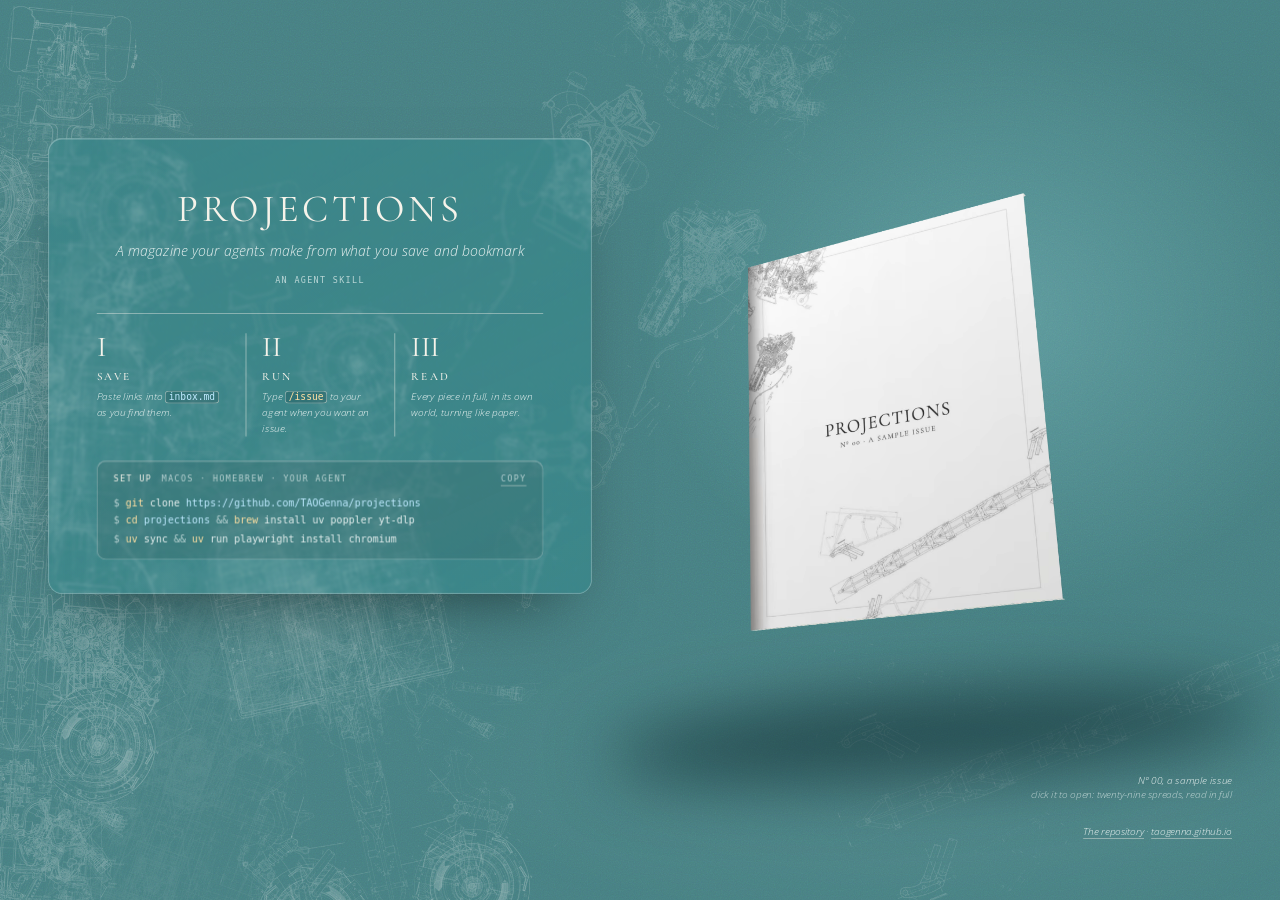
<file: site/index.html>
<!doctype html>
<html lang="en">
<head>
<meta charset="utf-8">
<meta name="viewport" content="width=device-width, initial-scale=1">
<title>Projections</title>
<meta name="description" content="A magazine your agents make from what you save and bookmark, on your own machine.">
<link rel="preconnect" href="https://fonts.googleapis.com">
<link rel="preconnect" href="https://fonts.gstatic.com" crossorigin>
<link href="https://fonts.googleapis.com/css2?family=Cormorant+Garamond:wght@400;500&family=Open+Sans:ital,wght@0,300;0,400;1,300&display=swap" rel="stylesheet">
<link rel="stylesheet" href="landing.css?v=94bffbba">
<style>
/* The landing: one portfolio page. The words in glass, the issue as a printed object, the cover's drawing imprinted
   across a teal ground, after the portfolio's bridge sheets. */
:root { --ground: #477f82; --ink: #f6f3ea; --body: #e8f1f0; --muted: rgba(236, 246, 245, .7); --line: rgba(246, 243, 234, .55);
  --lines: rgba(244, 250, 248, .32); --glow: rgba(150, 220, 222, .3); --glow2: rgba(255, 255, 255, .06); --shadow: rgba(8, 36, 40, .6);
  --glass-edge: rgba(255, 255, 255, .3); --glass-hi: rgba(255, 255, 255, .26); --inset: rgba(10, 45, 50, .22);
  --c-cmd: #ffe0a3; --c-str: #bfeaff; }
.light { position: fixed; inset: 0;  /* the ground fills the whole window; the lights sit where they fall on the page (--s: its scale) */
  background: radial-gradient(calc(620px * var(--s, 1)) calc(520px * var(--s, 1)) at calc(50% + 440px * var(--s, 1)) calc(50% - 170px * var(--s, 1)), var(--glow), transparent 72%),
              radial-gradient(calc(900px * var(--s, 1)) calc(300px * var(--s, 1)) at calc(50% + 350px * var(--s, 1)) calc(50% + 400px * var(--s, 1)), var(--glow2), transparent 70%); }
body > .grain { position: fixed; }
.canvas { overflow: visible; }  /* nothing is clipped at the page's edge: the shadow and an open issue may spill */
.take { position: absolute; left: 691.7px; top: 48.3px; width: 868px; height: 701.3px;  /* filmed by making/take.py */
  z-index: 2; }  /* the issue floats in front of everything: the glass never has it behind, so never keeps a trace of it */
/* the cover's drawing, imprinted across the page: its lines only, a mask in --lines, so the ground can be any colour */
.imprint { position: fixed; inset: 0; background: var(--lines);
  -webkit-mask: url(landing/lines.webp) center / cover no-repeat; mask: url(landing/lines.webp) center / cover no-repeat; }
.box { /* frosted glass, as macOS draws a panel: a tint of the ground, the drawing blurred behind it, a light edge */
  border-radius: 18px; border-color: var(--glass-edge);
  background: linear-gradient(155deg, color-mix(in srgb, var(--ground) 16%, transparent), color-mix(in srgb, var(--ground) 6%, transparent));
  -webkit-backdrop-filter: blur(2px) saturate(1.3); backdrop-filter: blur(2px) saturate(1.3);
  box-shadow: inset 0 1px 0 var(--glass-hi), inset 0 0 0 1px rgba(255, 255, 255, .03), 0 40px 80px -40px rgba(0, 0, 0, .55); }
.box .setup { border-radius: 11px; border-color: var(--glass-edge); background: color-mix(in srgb, var(--ground) 18%, rgba(0, 0, 0, .07));
  -webkit-backdrop-filter: blur(4px); backdrop-filter: blur(4px); box-shadow: inset 0 1px 0 var(--glass-hi); }
.box code { border-radius: 5px; }
.cast { position: absolute; left: 760px; top: 800px; width: 820px; height: 110px; border-radius: 50%; background: var(--shadow);
  filter: blur(42px); transform: rotate(-4deg); }
</style>
</head>
<body>
<div class="light"></div>
<div class="imprint" aria-hidden="true"></div>
<div class="grain"></div>
<div class="canvas">
  <div class="cast"></div>
  <video class="take" data-s="1" autoplay muted loop playsinline poster="landing/take.webp?v=1" tabindex="0" role="button"
    aria-label="Nº 00, a sample issue: open it and turn its pages">
    <source src="landing/take.mov?v=1" type="video/quicktime">  <!-- Safari: HEVC with alpha; the others skip it -->
    <source src="landing/take.webm?v=1" type="video/webm">
  </video>

  <div class="box">
    <h1>Projections</h1>
    <p class="sub">A magazine your agents make from what you save and bookmark</p>
    <p class="tags"><span>An agent skill</span></p>
    <ol class="steps">
      <li><b>I</b><strong>Save</strong><span>Paste links into <code class="file">inbox.md</code> as you find them.</span></li>
      <li><b>II</b><strong>Run</strong><span>Type <code class="cmd">/issue</code> to your agent when you want an issue.</span></li>
      <li><b>III</b><strong>Read</strong><span>Every piece in full, in its own world, turning like paper.</span></li>
    </ol>
    <div class="setup">
      <div class="setup-head"><span>Set up</span><small>macOS · Homebrew · your agent</small><button class="copy">Copy</button></div>
<pre><i>$ </i><b>git</b> clone <u>https://github.com/TAOGenna/projections</u>
<i>$ </i><b>cd</b> <u>projections</u> <i>&amp;&amp;</i> <b>brew</b> install uv poppler yt-dlp
<i>$ </i><b>uv</b> sync <i>&amp;&amp;</i> <b>uv</b> run playwright install chromium</pre>
    </div>
  </div>

  <div class="cap" data-s="1" style="left:1140px;top:905px;text-align:right;width:400px">Nº 00, a sample issue<small>click it to open: twenty-nine spreads, read in full</small></div>
  <p class="links" style="left:1240px;top:956px;text-align:right;width:300px"><a href="https://github.com/TAOGenna/projections">The repository</a> ·
    <a href="https://taogenna.github.io">taogenna.github.io</a></p>
</div>
<script src="landing.js?v=94bffbba"></script>
</body>
</html>
</file>
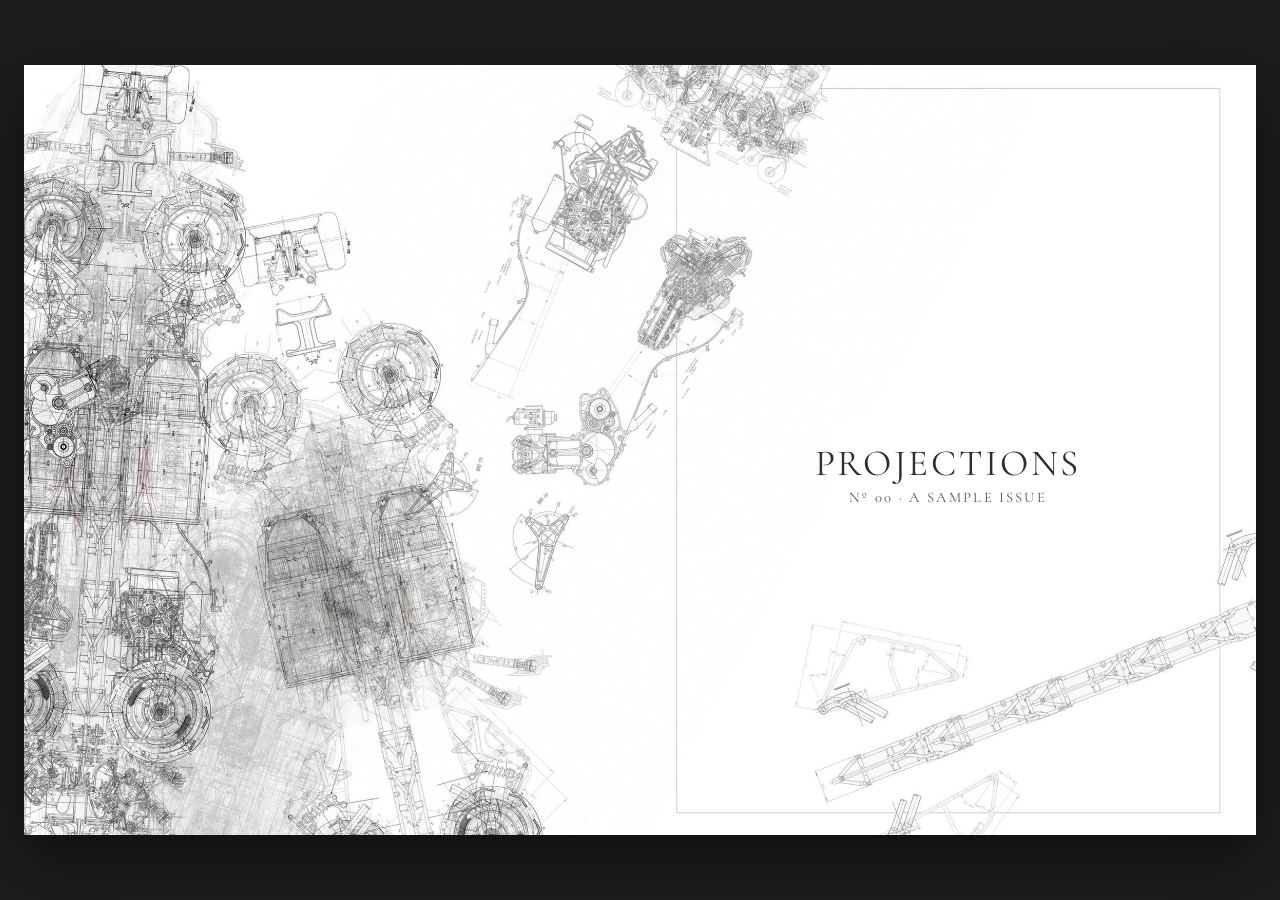
<file: site/sample/index.html>
<!doctype html>
<html lang="en">
<head>
<meta charset="utf-8">
<meta name="viewport" content="width=device-width, initial-scale=1">
<title>Issue 0 · November 2026</title>
<link rel="preconnect" href="https://fonts.googleapis.com">
<link rel="preconnect" href="https://fonts.gstatic.com" crossorigin>
<link rel="stylesheet" href="reader.css">
<link rel="stylesheet" href="style.css">
</head>
<body>
<main class="deck">
<section class="spread" id="front" data-item="_cover">
<img class="art" src="../cover.jpg" alt="">
<div class="brand">Projections</div>
<div class="issue">Nº 00 · A SAMPLE ISSUE</div>
</section>

<section class="spread" id="contents" data-item="_contents">
<div class="toc-box"><div class="toc-head">CONTENTS</div></div>
<div class="toc-row" style="top:300px"></div><div class="toc-num" style="top:243px">I</div><div class="toc-t" style="top:268px">JPEG Compression<small>sophielwang.com · an essay · p. 4</small></div><div class="toc-row" style="top:470px"></div><div class="toc-num" style="top:413px">II</div><div class="toc-t" style="top:438px">Deriving Muon<small>jeremybernste.in · a derivation · p. 10</small></div><div class="toc-row" style="top:640px"></div><div class="toc-num" style="top:583px">III</div><div class="toc-t" style="top:608px">Matrix Multiplication on RDNA3<small>seb-v.github.io · a post · p. 22</small></div>
<div class="folio l">2</div><div class="folio r">3</div>
</section>

<style>
[data-item="sophielwang-blog-jpeg"] { --paper: #fff; }
[data-item="sophielwang-blog-jpeg"] .W p { margin: 0 0 9px; } [data-item="sophielwang-blog-jpeg"] .W ul { padding-left: 18px; }
[data-item="sophielwang-blog-jpeg"] .W img { display: block; max-height: 330px; width: auto; margin: 4px auto 10px; }
</style>
<section class="spread gutter" data-item="sophielwang-blog-jpeg" data-tone="light" style="--paper:#f3f0ea">
<img src="art/sophielwang-blog-jpeg-1.webp" alt="" aria-hidden="true" decoding="async" class="layer" width="1600" height="1000"><div class="grain" aria-hidden="true"></div><svg class="layer" aria-hidden="true" width="1600" height="1000"><line x1="60" y1="0" x2="60" y2="1000" stroke="var(--hair)" stroke-width=".6" opacity=".2"></line><line x1="166" y1="0" x2="166" y2="1000" stroke="var(--hair)" stroke-width=".6" opacity=".2"></line><line x1="271" y1="0" x2="271" y2="1000" stroke="var(--hair)" stroke-width=".6" opacity=".2"></line><line x1="377" y1="0" x2="377" y2="1000" stroke="var(--hair)" stroke-width=".6" opacity=".2"></line><line x1="483" y1="0" x2="483" y2="1000" stroke="var(--hair)" stroke-width=".6" opacity=".2"></line><line x1="589" y1="0" x2="589" y2="1000" stroke="var(--hair)" stroke-width=".6" opacity=".2"></line><line x1="694" y1="0" x2="694" y2="1000" stroke="var(--hair)" stroke-width=".6" opacity=".2"></line><line x1="800" y1="0" x2="800" y2="1000" stroke="var(--hair)" stroke-width=".6" opacity=".2"></line><line x1="906" y1="0" x2="906" y2="1000" stroke="var(--hair)" stroke-width=".6" opacity=".2"></line><line x1="1011" y1="0" x2="1011" y2="1000" stroke="var(--hair)" stroke-width=".6" opacity=".2"></line><line x1="1117" y1="0" x2="1117" y2="1000" stroke="var(--hair)" stroke-width=".6" opacity=".2"></line><line x1="1223" y1="0" x2="1223" y2="1000" stroke="var(--hair)" stroke-width=".6" opacity=".2"></line><line x1="1329" y1="0" x2="1329" y2="1000" stroke="var(--hair)" stroke-width=".6" opacity=".2"></line><line x1="1434" y1="0" x2="1434" y2="1000" stroke="var(--hair)" stroke-width=".6" opacity=".2"></line><line x1="1540" y1="0" x2="1540" y2="1000" stroke="var(--hair)" stroke-width=".6" opacity=".2"></line><circle cx="1316" cy="294" r="300" fill="none" stroke="var(--hair)" stroke-width=".7" opacity=".38"></circle></svg><img src="art/sophielwang-blog-jpeg-2.webp" alt="" aria-hidden="true" decoding="async" class="layer" width="1600" height="1000"><img class="obj plate" src="drawn/jpeg-q85.jpg" alt="" style="left:60px;top:648px;width:218px"><img class="obj plate" src="drawn/jpeg-q15.jpg" alt="" style="left:310px;top:648px;width:218px"><img class="obj plate" src="drawn/jpeg-q07.jpg" alt="" style="left:560px;top:648px;width:218px"><img class="obj plate" src="drawn/jpeg-q03.jpg" alt="" style="left:810px;top:648px;width:218px"><img class="obj plate" src="drawn/jpeg-q01.jpg" alt="" style="left:1060px;top:648px;width:218px"><div class="cap" style="position:absolute;left:1092px;top:530px;width:448px">The sixty-four cosines<small>drawn for this issue</small></div><div class="cap" style="position:absolute;left:1320px;top:890px;width:220px">The flamingos, five times<small>JPEG at falling quality, from the essay's photograph</small></div><div class="runhead r">JPEG Compression</div>
<div class="page l"><div class="box"><div class="numeral"><span>I</span></div><div class="ch-title">JPEG Compression</div><div class="ch-sub">how a photograph loses what you wouldn't miss</div><div class="ch-meta">Sophie Wang · 13 March 2026<br><a href="https://www.sophielwang.com/blog/jpeg">sophielwang.com/blog/jpeg</a></div><div class="box-note editor"><p>A short essay on how JPEG decides what a photograph can lose without your noticing, told through one picture of flamingos, with every formula in its place.</p></div></div></div>
<div class="folio l">4</div><div class="folio r">5</div>
</section>
<section class="spread gutter" data-item="sophielwang-blog-jpeg">
<div class="runhead l">Projections · Nº 00</div><div class="runhead r">JPEG Compression</div>
<div class="flow wide W"><p data-b="1" data-src="sophielwang-blog-jpeg">JPEG is a clever image compression algorithm that exploits a human perceptual bias and the structure of natural images. It makes a change of basis before encoding so that the rewritten image representation concentrates the signal that humans are most perceptive to, and thus, the remaining details can be discarded without horribly degrading visual fidelity.</p><p data-b="2" data-src="sophielwang-blog-jpeg">A <i>digital image</i> is a mapping from two-dimensional spatial coordinates to pixel values:<br>
<math xmlns="http://www.w3.org/1998/Math/MathML"><semantics><mrow><mi>I</mi><mo>:</mo><mi>D</mi><mo>⊂</mo><msup><mi mathvariant="double-struck">Z</mi><mn>2</mn></msup><mo>→</mo><mi mathvariant="script">C</mi><mi mathvariant="normal">.</mi></mrow><annotation encoding="application/x-tex">I: D \subset \mathbb{Z}^2 \to \mathcal{C}.</annotation></semantics></math> Here <math xmlns="http://www.w3.org/1998/Math/MathML"><semantics><mrow><mi>D</mi></mrow><annotation encoding="application/x-tex">D</annotation></semantics></math> is a finite grid of pixel locations and <math xmlns="http://www.w3.org/1998/Math/MathML"><semantics><mrow><mi mathvariant="script">C</mi></mrow><annotation encoding="application/x-tex">\mathcal{C}</annotation></semantics></math> is the set of possible values. In the <math xmlns="http://www.w3.org/1998/Math/MathML"><semantics><mrow><mi>R</mi><mi>G</mi><mi>B</mi></mrow><annotation encoding="application/x-tex">RGB</annotation></semantics></math> model, <math xmlns="http://www.w3.org/1998/Math/MathML"><semantics><mrow><mi mathvariant="script">C</mi><mo>=</mo><mo stretchy="false">{</mo><mn>0</mn><mo separator="true">,</mo><mo>…</mo><mo separator="true">,</mo><mn>255</mn><msup><mo stretchy="false">}</mo><mn>3</mn></msup></mrow><annotation encoding="application/x-tex">\mathcal{C}=\{0,\dots,255\}^3</annotation></semantics></math>, representing three 8-bit color channels.</p><p data-b="3" data-src="sophielwang-blog-jpeg">A property of human vision is that we are more sensitive to <strong>luminance</strong> (brightness) than to <strong>chrominance</strong> (color differences). Edges and fine detail in brightness are noticeable, while small variations in color are much harder to perceive. JPEG exploits this by separating brightness from color, meaning that instead of working directly in <math xmlns="http://www.w3.org/1998/Math/MathML"><semantics><mrow><mi>R</mi><mi>G</mi><mi>B</mi></mrow><annotation encoding="application/x-tex">RGB</annotation></semantics></math>, each pixel is converted to the <math xmlns="http://www.w3.org/1998/Math/MathML"><semantics><mrow><msup><mi>Y</mi><mo mathvariant="normal" lspace="0em" rspace="0em">′</mo></msup><mi>C</mi><mi>b</mi><mi>C</mi><mi>r</mi></mrow><annotation encoding="application/x-tex">Y'CbCr</annotation></semantics></math> <strong>color space</strong>:</p><p data-b="4" data-src="sophielwang-blog-jpeg"><math xmlns="http://www.w3.org/1998/Math/MathML"><semantics><mrow><mo stretchy="false">(</mo><mi>R</mi><mo separator="true">,</mo><mi>G</mi><mo separator="true">,</mo><mi>B</mi><mo stretchy="false">)</mo><mo>→</mo><mo stretchy="false">(</mo><msup><mi>Y</mi><mo mathvariant="normal" lspace="0em" rspace="0em">′</mo></msup><mo separator="true">,</mo><msub><mi>C</mi><mi>b</mi></msub><mo separator="true">,</mo><msub><mi>C</mi><mi>r</mi></msub><mo stretchy="false">)</mo><mi mathvariant="normal">.</mi></mrow><annotation encoding="application/x-tex">(R,G,B) \rightarrow (Y', C_b, C_r).</annotation></semantics></math></p><ul data-b="5" data-src="sophielwang-blog-jpeg">
      <li><math xmlns="http://www.w3.org/1998/Math/MathML"><semantics><mrow><msup><mi>Y</mi><mo mathvariant="normal" lspace="0em" rspace="0em">′</mo></msup></mrow><annotation encoding="application/x-tex">Y'</annotation></semantics></math> represents <strong>luminance</strong>, or perceived brightness.</li>
      <li><math xmlns="http://www.w3.org/1998/Math/MathML"><semantics><mrow><msub><mi>C</mi><mi>b</mi></msub></mrow><annotation encoding="application/x-tex">C_b</annotation></semantics></math> measures how <strong>blue</strong> a pixel is relative to its brightness.</li>
      <li><math xmlns="http://www.w3.org/1998/Math/MathML"><semantics><mrow><msub><mi>C</mi><mi>r</mi></msub></mrow><annotation encoding="application/x-tex">C_r</annotation></semantics></math> measures how <strong>red</strong> it is.</li>
    </ul><p data-b="6" data-src="sophielwang-blog-jpeg">
      <img src="items/sophielwang-blog-jpeg/img/01.webp" alt="Original RGB image">
    </p><p data-b="7" data-src="sophielwang-blog-jpeg">
      <img src="items/sophielwang-blog-jpeg/img/02.webp" alt="RGB R channel">
    </p><p data-b="8" data-src="sophielwang-blog-jpeg">Equivalently, the chroma channels encode how color deviates from the luminance signal: <math xmlns="http://www.w3.org/1998/Math/MathML"><semantics><mrow><msub><mi>C</mi><mi>b</mi></msub></mrow><annotation encoding="application/x-tex">C_b</annotation></semantics></math> is proportional to <math xmlns="http://www.w3.org/1998/Math/MathML"><semantics><mrow><mi>B</mi><mo>−</mo><msup><mi>Y</mi><mo mathvariant="normal" lspace="0em" rspace="0em">′</mo></msup></mrow><annotation encoding="application/x-tex">B - Y'</annotation></semantics></math> and <math xmlns="http://www.w3.org/1998/Math/MathML"><semantics><mrow><msub><mi>C</mi><mi>r</mi></msub></mrow><annotation encoding="application/x-tex">C_r</annotation></semantics></math> to <math xmlns="http://www.w3.org/1998/Math/MathML"><semantics><mrow><mi>R</mi><mo>−</mo><msup><mi>Y</mi><mo mathvariant="normal" lspace="0em" rspace="0em">′</mo></msup></mrow><annotation encoding="application/x-tex">R - Y'</annotation></semantics></math>.</p><p data-b="9" data-src="sophielwang-blog-jpeg">The <math xmlns="http://www.w3.org/1998/Math/MathML"><semantics><mrow><mi>R</mi><mi>G</mi><mi>B</mi><mo>→</mo><msup><mi>Y</mi><mo mathvariant="normal" lspace="0em" rspace="0em">′</mo></msup><mi>C</mi><mi>b</mi><mi>C</mi><mi>r</mi></mrow><annotation encoding="application/x-tex">RGB \to Y'CbCr</annotation></semantics></math> conversion is linear:</p><p data-b="10" data-src="sophielwang-blog-jpeg"><math xmlns="http://www.w3.org/1998/Math/MathML"><semantics><mrow><msup><mi>Y</mi><mo mathvariant="normal" lspace="0em" rspace="0em">′</mo></msup><mo>=</mo><mn>0.299</mn><mi>R</mi><mo>+</mo><mn>0.587</mn><mi>G</mi><mo>+</mo><mn>0.114</mn><mi>B</mi></mrow><annotation encoding="application/x-tex">Y' = 0.299R + 0.587G + 0.114B</annotation></semantics></math></p><p data-b="11" data-src="sophielwang-blog-jpeg"><math xmlns="http://www.w3.org/1998/Math/MathML"><semantics><mrow><msub><mi>C</mi><mi>b</mi></msub><mo>=</mo><mn>128</mn><mo>+</mo><mo stretchy="false">(</mo><mo>−</mo><mn>0.168736</mn><mi>R</mi><mo>−</mo><mn>0.331264</mn><mi>G</mi><mo>+</mo><mn>0.5</mn><mi>B</mi><mo stretchy="false">)</mo></mrow><annotation encoding="application/x-tex">C_b = 128 + (-0.168736R - 0.331264G + 0.5B)</annotation></semantics></math></p><p data-b="12" data-src="sophielwang-blog-jpeg"><math xmlns="http://www.w3.org/1998/Math/MathML"><semantics><mrow><msub><mi>C</mi><mi>r</mi></msub><mo>=</mo><mn>128</mn><mo>+</mo><mo stretchy="false">(</mo><mn>0.5</mn><mi>R</mi><mo>−</mo><mn>0.418688</mn><mi>G</mi><mo>−</mo><mn>0.081312</mn><mi>B</mi><mo stretchy="false">)</mo></mrow><annotation encoding="application/x-tex">C_r = 128 + (0.5R - 0.418688G - 0.081312B)</annotation></semantics></math></p><p data-b="13" data-src="sophielwang-blog-jpeg">These weights are chosen so that <math xmlns="http://www.w3.org/1998/Math/MathML"><semantics><mrow><msup><mi>Y</mi><mo mathvariant="normal" lspace="0em" rspace="0em">′</mo></msup></mrow><annotation encoding="application/x-tex">Y'</annotation></semantics></math> approximates perceived brightness from the <math xmlns="http://www.w3.org/1998/Math/MathML"><semantics><mrow><mi>R</mi><mi>G</mi><mi>B</mi></mrow><annotation encoding="application/x-tex">RGB</annotation></semantics></math> primaries used by the image standard, so the coefficients reflect how much each channel contributes to brightness rather than color alone. Green receives the largest weight because human vision is most sensitive in the middle of the visible spectrum, and because fine spatial detail is carried much more strongly there. The constant <math xmlns="http://www.w3.org/1998/Math/MathML"><semantics><mrow><mn>128</mn></mrow><annotation encoding="application/x-tex">128</annotation></semantics></math> shifts chroma values into the standard <math xmlns="http://www.w3.org/1998/Math/MathML"><semantics><mrow><mn>0</mn></mrow><annotation encoding="application/x-tex">0</annotation></semantics></math>–<math xmlns="http://www.w3.org/1998/Math/MathML"><semantics><mrow><mn>255</mn></mrow><annotation encoding="application/x-tex">255</annotation></semantics></math> range used by 8-bit images.</p><p data-b="14" data-src="sophielwang-blog-jpeg">Once luminance and chroma are separated, JPEG can reduce the spatial resolution of the chroma channels before applying further compression. This step is called <i>chroma subsampling</i>.</p><p data-b="15" data-src="sophielwang-blog-jpeg">In <code class="font-mono bg-surface border border-line px-1 py-0 text-[0.85em] leading-none">4:4:4</code>, every pixel keeps its own chroma values. In <code class="font-mono bg-surface border border-line px-1 py-0 text-[0.85em] leading-none">4:2:2</code>, chroma is shared horizontally across neighboring pixels. In <code class="font-mono bg-surface border border-line px-1 py-0 text-[0.85em] leading-none">4:2:0</code>, chroma is shared across small <math xmlns="http://www.w3.org/1998/Math/MathML"><semantics><mrow><mn>2</mn><mo>×</mo><mn>2</mn></mrow><annotation encoding="application/x-tex">2 \times 2</annotation></semantics></math> neighborhoods. In <code class="font-mono bg-surface border border-line px-1 py-0 text-[0.85em] leading-none">4:1:1</code>, chroma is shared across groups of four horizontal pixels.</p><p data-b="16" data-src="sophielwang-blog-jpeg">Because the human visual system is less sensitive to fine color detail, the reconstructed image still looks almost identical even though many chroma samples have been removed.</p><p data-b="17" data-src="sophielwang-blog-jpeg">
      <img src="items/sophielwang-blog-jpeg/img/03.webp" alt="Chroma subsampling 444 reconstruction">
    </p><p data-b="18" data-src="sophielwang-blog-jpeg">
      <img src="items/sophielwang-blog-jpeg/img/04.webp">
    </p></div>
<div class="folio l">6</div><div class="folio r">7</div>
</section>
<section class="spread gutter" data-item="sophielwang-blog-jpeg">
<div class="runhead l">Projections · Nº 00</div><div class="runhead r">JPEG Compression</div>
<div class="flow wide W"><p data-b="19" data-src="sophielwang-blog-jpeg">
      <img src="items/sophielwang-blog-jpeg/img/05.webp">
    </p><p data-b="20" data-src="sophielwang-blog-jpeg">
      <img src="items/sophielwang-blog-jpeg/img/06.webp">
    </p><p data-b="21" data-src="sophielwang-blog-jpeg">
      <img src="items/sophielwang-blog-jpeg/img/07.webp">
    </p><p data-b="22" data-src="sophielwang-blog-jpeg">After chroma subsampling, JPEG no longer stores pixel values directly. Instead, across the <math xmlns="http://www.w3.org/1998/Math/MathML"><semantics><mrow><msup><mi>Y</mi><mo mathvariant="normal" lspace="0em" rspace="0em">′</mo></msup></mrow><annotation encoding="application/x-tex">Y'</annotation></semantics></math>, <math xmlns="http://www.w3.org/1998/Math/MathML"><semantics><mrow><msub><mi>C</mi><mi>b</mi></msub></mrow><annotation encoding="application/x-tex">C_b</annotation></semantics></math>, and <math xmlns="http://www.w3.org/1998/Math/MathML"><semantics><mrow><msub><mi>C</mi><mi>r</mi></msub></mrow><annotation encoding="application/x-tex">C_r</annotation></semantics></math> channels, each
<math xmlns="http://www.w3.org/1998/Math/MathML"><semantics><mrow><mn>8</mn><mo>×</mo><mn>8</mn></mrow><annotation encoding="application/x-tex">8 \times 8</annotation></semantics></math> block is transformed into a weighted sum of cosine waves using the
<i>discrete cosine transform</i> (DCT). The coefficient in the top-left represents the average
brightness of the block, while coefficients farther to the right or lower down correspond
to progressively higher horizontal or vertical spatial frequencies. In the basis
functions below, <math xmlns="http://www.w3.org/1998/Math/MathML"><semantics><mrow><mi>u</mi></mrow><annotation encoding="application/x-tex">u</annotation></semantics></math> is the horizontal frequency index and <math xmlns="http://www.w3.org/1998/Math/MathML"><semantics><mrow><mi>v</mi></mrow><annotation encoding="application/x-tex">v</annotation></semantics></math> is the vertical
frequency index.</p><p data-b="23" data-src="sophielwang-blog-jpeg"><math xmlns="http://www.w3.org/1998/Math/MathML" display="block"><semantics><mrow><msub><mi>B</mi><mrow><mi>u</mi><mo separator="true">,</mo><mi>v</mi></mrow></msub><mo stretchy="false">(</mo><mi>x</mi><mo separator="true">,</mo><mi>y</mi><mo stretchy="false">)</mo><mo>∝</mo><mi>cos</mi><mo>⁡</mo><mrow><mo fence="true">(</mo><mfrac><mrow><mo stretchy="false">(</mo><mn>2</mn><mi>x</mi><mo>+</mo><mn>1</mn><mo stretchy="false">)</mo><mi>u</mi><mi>π</mi></mrow><mn>16</mn></mfrac><mo fence="true">)</mo></mrow><mo>×</mo><mi>cos</mi><mo>⁡</mo><mrow><mo fence="true">(</mo><mfrac><mrow><mo stretchy="false">(</mo><mn>2</mn><mi>y</mi><mo>+</mo><mn>1</mn><mo stretchy="false">)</mo><mi>v</mi><mi>π</mi></mrow><mn>16</mn></mfrac><mo fence="true">)</mo></mrow></mrow><annotation encoding="application/x-tex">B_{u,v}(x,y) \propto \cos\left(\frac{(2x+1)u\pi}{16}\right)\times\cos\left(\frac{(2y+1)v\pi}{16}\right)</annotation></semantics></math></p><p data-b="24" data-src="sophielwang-blog-jpeg">DCT alone does not reduce the number of stored values: an <math xmlns="http://www.w3.org/1998/Math/MathML"><semantics><mrow><mn>8</mn><mo>×</mo><mn>8</mn></mrow><annotation encoding="application/x-tex">8 \times 8</annotation></semantics></math> block still produces <math xmlns="http://www.w3.org/1998/Math/MathML"><semantics><mrow><mn>64</mn></mrow><annotation encoding="application/x-tex">64</annotation></semantics></math> coefficients. What changes is the representation. Because natural images are locally smooth, most of the signal lies in low spatial frequencies. After the transform, a small number of coefficients contain most of the block's energy, while many high-frequency coefficients are close to zero.</p><p data-b="25" data-src="sophielwang-blog-jpeg">When the coefficients are <i>quantized</i>, many high-frequency terms are
clipped to <math xmlns="http://www.w3.org/1998/Math/MathML"><semantics><mrow><mn>0</mn></mrow><annotation encoding="application/x-tex">0</annotation></semantics></math>. Because the human visual system is less sensitive to fine,
high-frequency detail, these coefficients can be discarded with little visible
change to the image.</p><p data-b="26" data-src="sophielwang-blog-jpeg">JPEG quantization divides each coefficient by an entry in a quantization matrix and rounds:</p><p data-b="27" data-src="sophielwang-blog-jpeg"><math xmlns="http://www.w3.org/1998/Math/MathML" display="block"><semantics><mrow><msub><mover accent="true"><mi>C</mi><mo>^</mo></mover><mrow><mi>u</mi><mo separator="true">,</mo><mi>v</mi></mrow></msub><mo>=</mo><mi mathvariant="normal">round</mi><mo>⁡</mo><mtext> ⁣</mtext><mrow><mo fence="true">(</mo><mfrac><msub><mi>C</mi><mrow><mi>u</mi><mo separator="true">,</mo><mi>v</mi></mrow></msub><msub><mi>Q</mi><mrow><mi>u</mi><mo separator="true">,</mo><mi>v</mi></mrow></msub></mfrac><mo fence="true">)</mo></mrow><mi mathvariant="normal">.</mi></mrow><annotation encoding="application/x-tex">\hat{C}_{u,v} = \operatorname{round}\!\left(\frac{C_{u,v}}{Q_{u,v}}\right).</annotation></semantics></math></p><p data-b="28" data-src="sophielwang-blog-jpeg">In practice, <math xmlns="http://www.w3.org/1998/Math/MathML"><semantics><mrow><mi>Q</mi></mrow><annotation encoding="application/x-tex">Q</annotation></semantics></math> is usually taken from a standard JPEG luminance quantization table and then scaled by a quality factor. Larger values of <math xmlns="http://www.w3.org/1998/Math/MathML"><semantics><mrow><msub><mi>Q</mi><mrow><mi>u</mi><mo separator="true">,</mo><mi>v</mi></mrow></msub></mrow><annotation encoding="application/x-tex">Q_{u,v}</annotation></semantics></math> cause more aggressive rounding. Since the entries of the matrix get larger toward higher spatial frequencies, those coefficients are much more likely to collapse to <math xmlns="http://www.w3.org/1998/Math/MathML"><semantics><mrow><mn>0</mn></mrow><annotation encoding="application/x-tex">0</annotation></semantics></math>.</p><p data-b="29" data-src="sophielwang-blog-jpeg">After quantization, JPEG still has to store the remaining coefficients efficiently. It does this by scanning the <math xmlns="http://www.w3.org/1998/Math/MathML"><semantics><mrow><mn>8</mn><mo>×</mo><mn>8</mn></mrow><annotation encoding="application/x-tex">8 \times 8</annotation></semantics></math> block in a zigzag pattern so that low frequencies appear first and the long tail of high-frequency zeros gets grouped together.</p><p data-b="30" data-src="sophielwang-blog-jpeg">The first zigzag entry is the <strong>DC coefficient</strong>, which stores the average brightness
of the block and is encoded separately as a difference from the previous block's DC
term. The remaining <strong>AC coefficients</strong> are encoded with symbols of the form
<math xmlns="http://www.w3.org/1998/Math/MathML"><semantics><mrow><mo stretchy="false">(</mo><mrow><mi mathvariant="normal">r</mi><mi mathvariant="normal">u</mi><mi mathvariant="normal">n</mi></mrow><mo separator="true">,</mo><mrow><mi mathvariant="normal">s</mi><mi mathvariant="normal">i</mi><mi mathvariant="normal">z</mi><mi mathvariant="normal">e</mi></mrow><mo stretchy="false">)</mo></mrow><annotation encoding="application/x-tex">(\mathrm{run}, \mathrm{size})</annotation></semantics></math>, where <code class="font-mono bg-surface border border-line px-1 py-0 text-[0.85em] leading-none">run</code> is the number of zeros before the next
nonzero value and <code class="font-mono bg-surface border border-line px-1 py-0 text-[0.85em] leading-none">size</code> is the bit-width category of that next value. Standard JPEG luminance Huffman tables assign Huffman codes to
each symbol, and finally the amplitude bits for the coefficient itself.</p><p data-b="31" data-src="sophielwang-blog-jpeg"><svg class="pointer-events-none absolute inset-0" width="168" height="168" viewbox="0 0 168 168"><polyline points="8.75,8.75 30.25,8.75 8.75,30.25 8.75,51.75 30.25,30.25 51.75,8.75 73.25,8.75 51.75,30.25 30.25,51.75 8.75,73.25 8.75,94.75 30.25,73.25 51.75,51.75 73.25,30.25 94.75,8.75 116.25,8.75" fill="none" stroke="#a6a861" stroke-width="1.5" stroke-linejoin="round" stroke-linecap="round"></polyline><circle cx="116.25" cy="8.75" r="3" fill="#a6a861"></circle></svg></p><p data-b="32" data-src="sophielwang-blog-jpeg">After entropy coding, the image file contains a compact description of the DCT coefficients rather than the pixel values themselves. Decoding just runs the same pipeline in reverse. The coefficients are recovered from the entropy codes, rescaled by the quantization matrix, and passed through an inverse DCT to reconstruct each <math xmlns="http://www.w3.org/1998/Math/MathML"><semantics><mrow><mn>8</mn><mo>×</mo><mn>8</mn></mrow><annotation encoding="application/x-tex">8 \times 8</annotation></semantics></math> block. The chroma channels are then upsampled, and the image is converted from <math xmlns="http://www.w3.org/1998/Math/MathML"><semantics><mrow><msup><mi>Y</mi><mo mathvariant="normal" lspace="0em" rspace="0em">′</mo></msup><mi>C</mi><mi>b</mi><mi>C</mi><mi>r</mi></mrow><annotation encoding="application/x-tex">Y'CbCr</annotation></semantics></math> back to <math xmlns="http://www.w3.org/1998/Math/MathML"><semantics><mrow><mi>R</mi><mi>G</mi><mi>B</mi></mrow><annotation encoding="application/x-tex">RGB</annotation></semantics></math> for display.</p></div>
<div class="folio l">8</div><div class="folio r">9</div>
</section>

<style>
[data-item="jeremybernste-writing-deriving-muon"] { --paper: #c3fcb3; }
[data-item="jeremybernste-writing-deriving-muon"] .W p { margin: 0 0 9px; } [data-item="jeremybernste-writing-deriving-muon"] .W a { color: #06099c; }
[data-item="jeremybernste-writing-deriving-muon"] .W img { display: block; margin: 6px auto 10px; border: 2.5px solid #000; } [data-item="jeremybernste-writing-deriving-muon"] .W math[display="block"] { margin: 4px 0 10px; }
</style>
<section class="spread gutter" data-item="jeremybernste-writing-deriving-muon" data-tone="light" style="--paper:#c3fcb3">
<img src="art/jeremybernste-writing-deriving-muon-1.webp" alt="" aria-hidden="true" decoding="async" class="layer" width="1600" height="1000"><div class="grain" aria-hidden="true"></div><svg class="layer" aria-hidden="true" width="1600" height="1000"><line x1="60" y1="0" x2="60" y2="1000" stroke="var(--hair)" stroke-width=".6" opacity=".2"></line><line x1="166" y1="0" x2="166" y2="1000" stroke="var(--hair)" stroke-width=".6" opacity=".2"></line><line x1="271" y1="0" x2="271" y2="1000" stroke="var(--hair)" stroke-width=".6" opacity=".2"></line><line x1="377" y1="0" x2="377" y2="1000" stroke="var(--hair)" stroke-width=".6" opacity=".2"></line><line x1="483" y1="0" x2="483" y2="1000" stroke="var(--hair)" stroke-width=".6" opacity=".2"></line><line x1="589" y1="0" x2="589" y2="1000" stroke="var(--hair)" stroke-width=".6" opacity=".2"></line><line x1="694" y1="0" x2="694" y2="1000" stroke="var(--hair)" stroke-width=".6" opacity=".2"></line><line x1="800" y1="0" x2="800" y2="1000" stroke="var(--hair)" stroke-width=".6" opacity=".2"></line><line x1="906" y1="0" x2="906" y2="1000" stroke="var(--hair)" stroke-width=".6" opacity=".2"></line><line x1="1011" y1="0" x2="1011" y2="1000" stroke="var(--hair)" stroke-width=".6" opacity=".2"></line><line x1="1117" y1="0" x2="1117" y2="1000" stroke="var(--hair)" stroke-width=".6" opacity=".2"></line><line x1="1223" y1="0" x2="1223" y2="1000" stroke="var(--hair)" stroke-width=".6" opacity=".2"></line><line x1="1329" y1="0" x2="1329" y2="1000" stroke="var(--hair)" stroke-width=".6" opacity=".2"></line><line x1="1434" y1="0" x2="1434" y2="1000" stroke="var(--hair)" stroke-width=".6" opacity=".2"></line><line x1="1540" y1="0" x2="1540" y2="1000" stroke="var(--hair)" stroke-width=".6" opacity=".2"></line><circle cx="1180" cy="300" r="330" fill="none" stroke="var(--hair)" stroke-width=".7" opacity=".38"></circle></svg><div class="bleed" aria-hidden="true"><svg class="layer" aria-hidden="true" width="1600" height="1000"><path d="M63.4,652.0C63.4,668.0 80.0,668.0 80.0,684.0C80.0,700.0 105.0,700.0 105.0,716.0C105.0,732.0 142.2,732.0 142.2,748.0C142.2,764.0 197.4,764.0 197.4,780.0C197.4,796.0 278.1,796.0 278.1,812.0C278.1,828.0 392.4,828.0 392.4,844.0C392.4,860.0 543.2,860.0 543.2,876.0C543.2,892.0 713.5,892.0 713.5,908.0C713.5,924.0 851.5,924.0 851.5,940.0" fill="none" stroke="#06099c" stroke-width=".9" opacity="0.75"></path><circle cx="63.4" cy="652" r="2.4" fill="#06099c" opacity=".7"></circle><path d="M94.7,652.0C94.7,668.0 126.9,668.0 126.9,684.0C126.9,700.0 174.8,700.0 174.8,716.0C174.8,732.0 245.2,732.0 245.2,748.0C245.2,764.0 346.5,764.0 346.5,780.0C346.5,796.0 484.5,796.0 484.5,812.0C484.5,828.0 651.8,828.0 651.8,844.0C651.8,860.0 809.3,860.0 809.3,876.0C809.3,892.0 896.8,892.0 896.8,908.0C896.8,924.0 914.5,924.0 914.5,940.0" fill="none" stroke="#06099c" stroke-width=".9" opacity="0.25"></path><circle cx="94.7" cy="652" r="2.4" fill="#06099c" opacity=".7"></circle><path d="M126.1,652.0C126.1,668.0 173.5,668.0 173.5,684.0C173.5,700.0 243.4,700.0 243.4,716.0C243.4,732.0 343.9,732.0 343.9,748.0C343.9,764.0 481.1,764.0 481.1,780.0C481.1,796.0 648.1,796.0 648.1,812.0C648.1,828.0 806.4,828.0 806.4,844.0C806.4,860.0 895.9,860.0 895.9,876.0C895.9,892.0 914.4,892.0 914.4,908.0C914.4,924.0 915.1,924.0 915.1,940.0" fill="none" stroke="#06099c" stroke-width=".9" opacity="0.25"></path><circle cx="126.1" cy="652" r="2.4" fill="#06099c" opacity=".7"></circle><path d="M157.4,652.0C157.4,668.0 219.8,668.0 219.8,684.0C219.8,700.0 310.3,700.0 310.3,716.0C310.3,732.0 436.4,732.0 436.4,748.0C436.4,764.0 596.8,764.0 596.8,780.0C596.8,796.0 764.0,796.0 764.0,812.0C764.0,828.0 878.6,828.0 878.6,844.0C878.6,860.0 912.8,860.0 912.8,876.0C912.8,892.0 915.0,892.0 915.0,908.0C915.0,924.0 915.1,924.0 915.1,940.0" fill="none" stroke="#06099c" stroke-width=".9" opacity="0.75"></path><circle cx="157.4" cy="652" r="2.4" fill="#06099c" opacity=".7"></circle><path d="M188.8,652.0C188.8,668.0 265.6,668.0 265.6,684.0C265.6,700.0 375.0,700.0 375.0,716.0C375.0,732.0 521.3,732.0 521.3,748.0C521.3,764.0 691.3,764.0 691.3,780.0C691.3,796.0 837.3,796.0 837.3,812.0C837.3,828.0 905.1,828.0 905.1,844.0C905.1,860.0 914.9,860.0 914.9,876.0C914.9,892.0 915.1,892.0 915.1,908.0C915.1,924.0 915.1,924.0 915.1,940.0" fill="none" stroke="#06099c" stroke-width=".9" opacity="0.25"></path><circle cx="188.8" cy="652" r="2.4" fill="#06099c" opacity=".7"></circle><path d="M220.1,652.0C220.1,668.0 310.8,668.0 310.8,684.0C310.8,700.0 437.0,700.0 437.0,716.0C437.0,732.0 597.5,732.0 597.5,748.0C597.5,764.0 764.6,764.0 764.6,780.0C764.6,796.0 878.9,796.0 878.9,812.0C878.9,828.0 912.9,828.0 912.9,844.0C912.9,860.0 915.0,860.0 915.0,876.0C915.0,892.0 915.1,892.0 915.1,908.0C915.1,924.0 915.1,924.0 915.1,940.0" fill="none" stroke="#06099c" stroke-width=".9" opacity="0.25"></path><circle cx="220.1" cy="652" r="2.4" fill="#06099c" opacity=".7"></circle><path d="M251.4,652.0C251.4,668.0 355.2,668.0 355.2,684.0C355.2,700.0 495.9,700.0 495.9,716.0C495.9,732.0 664.3,732.0 664.3,748.0C664.3,764.0 818.6,764.0 818.6,780.0C818.6,796.0 899.8,796.0 899.8,812.0C899.8,828.0 914.7,828.0 914.7,844.0C914.7,860.0 915.1,860.0 915.1,876.0C915.1,892.0 915.1,892.0 915.1,908.0C915.1,924.0 915.1,924.0 915.1,940.0" fill="none" stroke="#06099c" stroke-width=".9" opacity="0.75"></path><circle cx="251.4" cy="652" r="2.4" fill="#06099c" opacity=".7"></circle><path d="M282.8,652.0C282.8,668.0 398.9,668.0 398.9,684.0C398.9,700.0 551.3,700.0 551.3,716.0C551.3,732.0 721.5,732.0 721.5,748.0C721.5,764.0 856.2,764.0 856.2,780.0C856.2,796.0 909.3,796.0 909.3,812.0C909.3,828.0 915.0,828.0 915.0,844.0C915.0,860.0 915.1,860.0 915.1,876.0C915.1,892.0 915.1,892.0 915.1,908.0C915.1,924.0 915.1,924.0 915.1,940.0" fill="none" stroke="#06099c" stroke-width=".9" opacity="0.25"></path><circle cx="282.8" cy="652" r="2.4" fill="#06099c" opacity=".7"></circle><path d="M314.1,652.0C314.1,668.0 441.6,668.0 441.6,684.0C441.6,700.0 602.9,700.0 602.9,716.0C602.9,732.0 769.3,732.0 769.3,748.0C769.3,764.0 881.0,764.0 881.0,780.0C881.0,796.0 913.1,796.0 913.1,812.0C913.1,828.0 915.1,828.0 915.1,844.0C915.1,860.0 915.1,860.0 915.1,876.0C915.1,892.0 915.1,892.0 915.1,908.0C915.1,924.0 915.1,924.0 915.1,940.0" fill="none" stroke="#06099c" stroke-width=".9" opacity="0.25"></path><circle cx="314.1" cy="652" r="2.4" fill="#06099c" opacity=".7"></circle><path d="M345.5,652.0C345.5,668.0 483.2,668.0 483.2,684.0C483.2,700.0 650.4,700.0 650.4,716.0C650.4,732.0 808.2,732.0 808.2,748.0C808.2,764.0 896.5,764.0 896.5,780.0C896.5,796.0 914.5,796.0 914.5,812.0C914.5,828.0 915.1,828.0 915.1,844.0C915.1,860.0 915.1,860.0 915.1,876.0C915.1,892.0 915.1,892.0 915.1,908.0C915.1,924.0 915.1,924.0 915.1,940.0" fill="none" stroke="#06099c" stroke-width=".9" opacity="0.75"></path><circle cx="345.5" cy="652" r="2.4" fill="#06099c" opacity=".7"></circle><path d="M376.8,652.0C376.8,668.0 523.6,668.0 523.6,684.0C523.6,700.0 693.7,700.0 693.7,716.0C693.7,732.0 838.9,732.0 838.9,748.0C838.9,764.0 905.5,764.0 905.5,780.0C905.5,796.0 914.9,796.0 914.9,812.0C914.9,828.0 915.1,828.0 915.1,844.0C915.1,860.0 915.1,860.0 915.1,876.0C915.1,892.0 915.1,892.0 915.1,908.0C915.1,924.0 915.1,924.0 915.1,940.0" fill="none" stroke="#06099c" stroke-width=".9" opacity="0.25"></path><circle cx="376.8" cy="652" r="2.4" fill="#06099c" opacity=".7"></circle><path d="M408.2,652.0C408.2,668.0 562.7,668.0 562.7,684.0C562.7,700.0 732.6,700.0 732.6,716.0C732.6,732.0 862.5,732.0 862.5,748.0C862.5,764.0 910.5,764.0 910.5,780.0C910.5,796.0 915.0,796.0 915.0,812.0C915.0,828.0 915.1,828.0 915.1,844.0C915.1,860.0 915.1,860.0 915.1,876.0C915.1,892.0 915.1,892.0 915.1,908.0C915.1,924.0 915.1,924.0 915.1,940.0" fill="none" stroke="#06099c" stroke-width=".9" opacity="0.25"></path><circle cx="408.2" cy="652" r="2.4" fill="#06099c" opacity=".7"></circle><path d="M439.5,652.0C439.5,668.0 600.4,668.0 600.4,684.0C600.4,700.0 767.2,700.0 767.2,716.0C767.2,732.0 880.1,732.0 880.1,748.0C880.1,764.0 913.0,764.0 913.0,780.0C913.0,796.0 915.1,796.0 915.1,812.0C915.1,828.0 915.1,828.0 915.1,844.0C915.1,860.0 915.1,860.0 915.1,876.0C915.1,892.0 915.1,892.0 915.1,908.0C915.1,924.0 915.1,924.0 915.1,940.0" fill="none" stroke="#06099c" stroke-width=".9" opacity="0.75"></path><circle cx="439.5" cy="652" r="2.4" fill="#06099c" opacity=".7"></circle><path d="M470.9,652.0C470.9,668.0 636.6,668.0 636.6,684.0C636.6,700.0 797.4,700.0 797.4,716.0C797.4,732.0 892.6,732.0 892.6,748.0C892.6,764.0 914.2,764.0 914.2,780.0C914.2,796.0 915.1,796.0 915.1,812.0C915.1,828.0 915.1,828.0 915.1,844.0C915.1,860.0 915.1,860.0 915.1,876.0C915.1,892.0 915.1,892.0 915.1,908.0C915.1,924.0 915.1,924.0 915.1,940.0" fill="none" stroke="#06099c" stroke-width=".9" opacity="0.25"></path><circle cx="470.9" cy="652" r="2.4" fill="#06099c" opacity=".7"></circle><path d="M502.2,652.0C502.2,668.0 671.1,668.0 671.1,684.0C671.1,700.0 823.5,700.0 823.5,716.0C823.5,732.0 901.3,732.0 901.3,748.0C901.3,764.0 914.7,764.0 914.7,780.0C914.7,796.0 915.1,796.0 915.1,812.0C915.1,828.0 915.1,828.0 915.1,844.0C915.1,860.0 915.1,860.0 915.1,876.0C915.1,892.0 915.1,892.0 915.1,908.0C915.1,924.0 915.1,924.0 915.1,940.0" fill="none" stroke="#06099c" stroke-width=".9" opacity="0.25"></path><circle cx="502.2" cy="652" r="2.4" fill="#06099c" opacity=".7"></circle><path d="M533.6,652.0C533.6,668.0 703.8,668.0 703.8,684.0C703.8,700.0 845.5,700.0 845.5,716.0C845.5,732.0 907.1,732.0 907.1,748.0C907.1,764.0 914.9,764.0 914.9,780.0C914.9,796.0 915.1,796.0 915.1,812.0C915.1,828.0 915.1,828.0 915.1,844.0C915.1,860.0 915.1,860.0 915.1,876.0C915.1,892.0 915.1,892.0 915.1,908.0C915.1,924.0 915.1,924.0 915.1,940.0" fill="none" stroke="#06099c" stroke-width=".9" opacity="0.75"></path><circle cx="533.6" cy="652" r="2.4" fill="#06099c" opacity=".7"></circle><path d="M564.9,652.0C564.9,668.0 734.7,668.0 734.7,684.0C734.7,700.0 863.7,700.0 863.7,716.0C863.7,732.0 910.7,732.0 910.7,748.0C910.7,764.0 915.0,764.0 915.0,780.0C915.0,796.0 915.1,796.0 915.1,812.0C915.1,828.0 915.1,828.0 915.1,844.0C915.1,860.0 915.1,860.0 915.1,876.0C915.1,892.0 915.1,892.0 915.1,908.0C915.1,924.0 915.1,924.0 915.1,940.0" fill="none" stroke="#06099c" stroke-width=".9" opacity="0.25"></path><circle cx="564.9" cy="652" r="2.4" fill="#06099c" opacity=".7"></circle><path d="M596.3,652.0C596.3,668.0 763.5,668.0 763.5,684.0C763.5,700.0 878.3,700.0 878.3,716.0C878.3,732.0 912.8,732.0 912.8,748.0C912.8,764.0 915.0,764.0 915.0,780.0C915.0,796.0 915.1,796.0 915.1,812.0C915.1,828.0 915.1,828.0 915.1,844.0C915.1,860.0 915.1,860.0 915.1,876.0C915.1,892.0 915.1,892.0 915.1,908.0C915.1,924.0 915.1,924.0 915.1,940.0" fill="none" stroke="#06099c" stroke-width=".9" opacity="0.25"></path><circle cx="596.3" cy="652" r="2.4" fill="#06099c" opacity=".7"></circle><path d="M627.6,652.0C627.6,668.0 790.2,668.0 790.2,684.0C790.2,700.0 889.9,700.0 889.9,716.0C889.9,732.0 914.0,732.0 914.0,748.0C914.0,764.0 915.1,764.0 915.1,780.0C915.1,796.0 915.1,796.0 915.1,812.0C915.1,828.0 915.1,828.0 915.1,844.0C915.1,860.0 915.1,860.0 915.1,876.0C915.1,892.0 915.1,892.0 915.1,908.0C915.1,924.0 915.1,924.0 915.1,940.0" fill="none" stroke="#06099c" stroke-width=".9" opacity="0.75"></path><circle cx="627.6" cy="652" r="2.4" fill="#06099c" opacity=".7"></circle><path d="M658.9,652.0C658.9,668.0 814.6,668.0 814.6,684.0C814.6,700.0 898.6,700.0 898.6,716.0C898.6,732.0 914.6,732.0 914.6,748.0C914.6,764.0 915.1,764.0 915.1,780.0C915.1,796.0 915.1,796.0 915.1,812.0C915.1,828.0 915.1,828.0 915.1,844.0C915.1,860.0 915.1,860.0 915.1,876.0C915.1,892.0 915.1,892.0 915.1,908.0C915.1,924.0 915.1,924.0 915.1,940.0" fill="none" stroke="#06099c" stroke-width=".9" opacity="0.25"></path><circle cx="658.9" cy="652" r="2.4" fill="#06099c" opacity=".7"></circle><path d="M690.3,652.0C690.3,668.0 836.7,668.0 836.7,684.0C836.7,700.0 905.0,700.0 905.0,716.0C905.0,732.0 914.9,732.0 914.9,748.0C914.9,764.0 915.1,764.0 915.1,780.0C915.1,796.0 915.1,796.0 915.1,812.0C915.1,828.0 915.1,828.0 915.1,844.0C915.1,860.0 915.1,860.0 915.1,876.0C915.1,892.0 915.1,892.0 915.1,908.0C915.1,924.0 915.1,924.0 915.1,940.0" fill="none" stroke="#06099c" stroke-width=".9" opacity="0.25"></path><circle cx="690.3" cy="652" r="2.4" fill="#06099c" opacity=".7"></circle><path d="M721.6,652.0C721.6,668.0 856.3,668.0 856.3,684.0C856.3,700.0 909.3,700.0 909.3,716.0C909.3,732.0 915.0,732.0 915.0,748.0C915.0,764.0 915.1,764.0 915.1,780.0C915.1,796.0 915.1,796.0 915.1,812.0C915.1,828.0 915.1,828.0 915.1,844.0C915.1,860.0 915.1,860.0 915.1,876.0C915.1,892.0 915.1,892.0 915.1,908.0C915.1,924.0 915.1,924.0 915.1,940.0" fill="none" stroke="#06099c" stroke-width=".9" opacity="0.75"></path><circle cx="721.6" cy="652" r="2.4" fill="#06099c" opacity=".7"></circle><path d="M753.0,652.0C753.0,668.0 873.3,668.0 873.3,684.0C873.3,700.0 912.1,700.0 912.1,716.0C912.1,732.0 915.0,732.0 915.0,748.0C915.0,764.0 915.1,764.0 915.1,780.0C915.1,796.0 915.1,796.0 915.1,812.0C915.1,828.0 915.1,828.0 915.1,844.0C915.1,860.0 915.1,860.0 915.1,876.0C915.1,892.0 915.1,892.0 915.1,908.0C915.1,924.0 915.1,924.0 915.1,940.0" fill="none" stroke="#06099c" stroke-width=".9" opacity="0.25"></path><circle cx="753.0" cy="652" r="2.4" fill="#06099c" opacity=".7"></circle><path d="M784.3,652.0C784.3,668.0 887.5,668.0 887.5,684.0C887.5,700.0 913.8,700.0 913.8,716.0C913.8,732.0 915.1,732.0 915.1,748.0C915.1,764.0 915.1,764.0 915.1,780.0C915.1,796.0 915.1,796.0 915.1,812.0C915.1,828.0 915.1,828.0 915.1,844.0C915.1,860.0 915.1,860.0 915.1,876.0C915.1,892.0 915.1,892.0 915.1,908.0C915.1,924.0 915.1,924.0 915.1,940.0" fill="none" stroke="#06099c" stroke-width=".9" opacity="0.25"></path><circle cx="784.3" cy="652" r="2.4" fill="#06099c" opacity=".7"></circle><path d="M815.7,652.0C815.7,668.0 898.9,668.0 898.9,684.0C898.9,700.0 914.6,700.0 914.6,716.0C914.6,732.0 915.1,732.0 915.1,748.0C915.1,764.0 915.1,764.0 915.1,780.0C915.1,796.0 915.1,796.0 915.1,812.0C915.1,828.0 915.1,828.0 915.1,844.0C915.1,860.0 915.1,860.0 915.1,876.0C915.1,892.0 915.1,892.0 915.1,908.0C915.1,924.0 915.1,924.0 915.1,940.0" fill="none" stroke="#06099c" stroke-width=".9" opacity="0.75"></path><circle cx="815.7" cy="652" r="2.4" fill="#06099c" opacity=".7"></circle><path d="M847.0,652.0C847.0,668.0 907.4,668.0 907.4,684.0C907.4,700.0 915.0,700.0 915.0,716.0C915.0,732.0 915.1,732.0 915.1,748.0C915.1,764.0 915.1,764.0 915.1,780.0C915.1,796.0 915.1,796.0 915.1,812.0C915.1,828.0 915.1,828.0 915.1,844.0C915.1,860.0 915.1,860.0 915.1,876.0C915.1,892.0 915.1,892.0 915.1,908.0C915.1,924.0 915.1,924.0 915.1,940.0" fill="none" stroke="#06099c" stroke-width=".9" opacity="0.25"></path><circle cx="847.0" cy="652" r="2.4" fill="#06099c" opacity=".7"></circle><path d="M878.4,652.0C878.4,668.0 912.8,668.0 912.8,684.0C912.8,700.0 915.0,700.0 915.0,716.0C915.0,732.0 915.1,732.0 915.1,748.0C915.1,764.0 915.1,764.0 915.1,780.0C915.1,796.0 915.1,796.0 915.1,812.0C915.1,828.0 915.1,828.0 915.1,844.0C915.1,860.0 915.1,860.0 915.1,876.0C915.1,892.0 915.1,892.0 915.1,908.0C915.1,924.0 915.1,924.0 915.1,940.0" fill="none" stroke="#06099c" stroke-width=".9" opacity="0.25"></path><circle cx="878.4" cy="652" r="2.4" fill="#06099c" opacity=".7"></circle><path d="M909.7,652.0C909.7,668.0 915.0,668.0 915.0,684.0C915.0,700.0 915.1,700.0 915.1,716.0C915.1,732.0 915.1,732.0 915.1,748.0C915.1,764.0 915.1,764.0 915.1,780.0C915.1,796.0 915.1,796.0 915.1,812.0C915.1,828.0 915.1,828.0 915.1,844.0C915.1,860.0 915.1,860.0 915.1,876.0C915.1,892.0 915.1,892.0 915.1,908.0C915.1,924.0 915.1,924.0 915.1,940.0" fill="none" stroke="#06099c" stroke-width=".9" opacity="0.75"></path><circle cx="909.7" cy="652" r="2.4" fill="#06099c" opacity=".7"></circle><path d="M941.1,652.0C941.1,668.0 913.9,668.0 913.9,684.0C913.9,700.0 915.1,700.0 915.1,716.0C915.1,732.0 915.1,732.0 915.1,748.0C915.1,764.0 915.1,764.0 915.1,780.0C915.1,796.0 915.1,796.0 915.1,812.0C915.1,828.0 915.1,828.0 915.1,844.0C915.1,860.0 915.1,860.0 915.1,876.0C915.1,892.0 915.1,892.0 915.1,908.0C915.1,924.0 915.1,924.0 915.1,940.0" fill="none" stroke="#06099c" stroke-width=".9" opacity="0.25"></path><circle cx="941.1" cy="652" r="2.4" fill="#06099c" opacity=".7"></circle><path d="M972.4,652.0C972.4,668.0 909.4,668.0 909.4,684.0C909.4,700.0 915.0,700.0 915.0,716.0C915.0,732.0 915.1,732.0 915.1,748.0C915.1,764.0 915.1,764.0 915.1,780.0C915.1,796.0 915.1,796.0 915.1,812.0C915.1,828.0 915.1,828.0 915.1,844.0C915.1,860.0 915.1,860.0 915.1,876.0C915.1,892.0 915.1,892.0 915.1,908.0C915.1,924.0 915.1,924.0 915.1,940.0" fill="none" stroke="#06099c" stroke-width=".9" opacity="0.25"></path><circle cx="972.4" cy="652" r="2.4" fill="#06099c" opacity=".7"></circle><path d="M1003.7,652.0C1003.7,668.0 901.3,668.0 901.3,684.0C901.3,700.0 914.7,700.0 914.7,716.0C914.7,732.0 915.1,732.0 915.1,748.0C915.1,764.0 915.1,764.0 915.1,780.0C915.1,796.0 915.1,796.0 915.1,812.0C915.1,828.0 915.1,828.0 915.1,844.0C915.1,860.0 915.1,860.0 915.1,876.0C915.1,892.0 915.1,892.0 915.1,908.0C915.1,924.0 915.1,924.0 915.1,940.0" fill="none" stroke="#06099c" stroke-width=".9" opacity="0.75"></path><circle cx="1003.7" cy="652" r="2.4" fill="#06099c" opacity=".7"></circle><path d="M1035.1,652.0C1035.1,668.0 889.5,668.0 889.5,684.0C889.5,700.0 914.0,700.0 914.0,716.0C914.0,732.0 915.1,732.0 915.1,748.0C915.1,764.0 915.1,764.0 915.1,780.0C915.1,796.0 915.1,796.0 915.1,812.0C915.1,828.0 915.1,828.0 915.1,844.0C915.1,860.0 915.1,860.0 915.1,876.0C915.1,892.0 915.1,892.0 915.1,908.0C915.1,924.0 915.1,924.0 915.1,940.0" fill="none" stroke="#06099c" stroke-width=".9" opacity="0.25"></path><circle cx="1035.1" cy="652" r="2.4" fill="#06099c" opacity=".7"></circle><path d="M1066.4,652.0C1066.4,668.0 874.0,668.0 874.0,684.0C874.0,700.0 912.2,700.0 912.2,716.0C912.2,732.0 915.0,732.0 915.0,748.0C915.0,764.0 915.1,764.0 915.1,780.0C915.1,796.0 915.1,796.0 915.1,812.0C915.1,828.0 915.1,828.0 915.1,844.0C915.1,860.0 915.1,860.0 915.1,876.0C915.1,892.0 915.1,892.0 915.1,908.0C915.1,924.0 915.1,924.0 915.1,940.0" fill="none" stroke="#06099c" stroke-width=".9" opacity="0.25"></path><circle cx="1066.4" cy="652" r="2.4" fill="#06099c" opacity=".7"></circle><path d="M1097.8,652.0C1097.8,668.0 854.6,668.0 854.6,684.0C854.6,700.0 909.0,700.0 909.0,716.0C909.0,732.0 915.0,732.0 915.0,748.0C915.0,764.0 915.1,764.0 915.1,780.0C915.1,796.0 915.1,796.0 915.1,812.0C915.1,828.0 915.1,828.0 915.1,844.0C915.1,860.0 915.1,860.0 915.1,876.0C915.1,892.0 915.1,892.0 915.1,908.0C915.1,924.0 915.1,924.0 915.1,940.0" fill="none" stroke="#06099c" stroke-width=".9" opacity="0.75"></path><circle cx="1097.8" cy="652" r="2.4" fill="#06099c" opacity=".7"></circle><path d="M1129.1,652.0C1129.1,668.0 831.1,668.0 831.1,684.0C831.1,700.0 903.5,700.0 903.5,716.0C903.5,732.0 914.8,732.0 914.8,748.0C914.8,764.0 915.1,764.0 915.1,780.0C915.1,796.0 915.1,796.0 915.1,812.0C915.1,828.0 915.1,828.0 915.1,844.0C915.1,860.0 915.1,860.0 915.1,876.0C915.1,892.0 915.1,892.0 915.1,908.0C915.1,924.0 915.1,924.0 915.1,940.0" fill="none" stroke="#06099c" stroke-width=".9" opacity="0.25"></path><circle cx="1129.1" cy="652" r="2.4" fill="#06099c" opacity=".7"></circle><path d="M1160.5,652.0C1160.5,668.0 803.5,668.0 803.5,684.0C803.5,700.0 894.9,700.0 894.9,716.0C894.9,732.0 914.4,732.0 914.4,748.0C914.4,764.0 915.1,764.0 915.1,780.0C915.1,796.0 915.1,796.0 915.1,812.0C915.1,828.0 915.1,828.0 915.1,844.0C915.1,860.0 915.1,860.0 915.1,876.0C915.1,892.0 915.1,892.0 915.1,908.0C915.1,924.0 915.1,924.0 915.1,940.0" fill="none" stroke="#06099c" stroke-width=".9" opacity="0.25"></path><circle cx="1160.5" cy="652" r="2.4" fill="#06099c" opacity=".7"></circle><path d="M1191.8,652.0C1191.8,668.0 771.7,668.0 771.7,684.0C771.7,700.0 882.1,700.0 882.1,716.0C882.1,732.0 913.2,732.0 913.2,748.0C913.2,764.0 915.1,764.0 915.1,780.0C915.1,796.0 915.1,796.0 915.1,812.0C915.1,828.0 915.1,828.0 915.1,844.0C915.1,860.0 915.1,860.0 915.1,876.0C915.1,892.0 915.1,892.0 915.1,908.0C915.1,924.0 915.1,924.0 915.1,940.0" fill="none" stroke="#06099c" stroke-width=".9" opacity="0.75"></path><circle cx="1191.8" cy="652" r="2.4" fill="#06099c" opacity=".7"></circle><path d="M1223.2,652.0C1223.2,668.0 735.5,668.0 735.5,684.0C735.5,700.0 864.1,700.0 864.1,716.0C864.1,732.0 910.7,732.0 910.7,748.0C910.7,764.0 915.0,764.0 915.0,780.0C915.0,796.0 915.1,796.0 915.1,812.0C915.1,828.0 915.1,828.0 915.1,844.0C915.1,860.0 915.1,860.0 915.1,876.0C915.1,892.0 915.1,892.0 915.1,908.0C915.1,924.0 915.1,924.0 915.1,940.0" fill="none" stroke="#06099c" stroke-width=".9" opacity="0.25"></path><circle cx="1223.2" cy="652" r="2.4" fill="#06099c" opacity=".7"></circle><path d="M1254.5,652.0C1254.5,668.0 694.8,668.0 694.8,684.0C694.8,700.0 839.7,700.0 839.7,716.0C839.7,732.0 905.7,732.0 905.7,748.0C905.7,764.0 914.9,764.0 914.9,780.0C914.9,796.0 915.1,796.0 915.1,812.0C915.1,828.0 915.1,828.0 915.1,844.0C915.1,860.0 915.1,860.0 915.1,876.0C915.1,892.0 915.1,892.0 915.1,908.0C915.1,924.0 915.1,924.0 915.1,940.0" fill="none" stroke="#06099c" stroke-width=".9" opacity="0.25"></path><circle cx="1254.5" cy="652" r="2.4" fill="#06099c" opacity=".7"></circle><path d="M1285.9,652.0C1285.9,668.0 649.5,668.0 649.5,684.0C649.5,700.0 807.5,700.0 807.5,716.0C807.5,732.0 896.2,732.0 896.2,748.0C896.2,764.0 914.5,764.0 914.5,780.0C914.5,796.0 915.1,796.0 915.1,812.0C915.1,828.0 915.1,828.0 915.1,844.0C915.1,860.0 915.1,860.0 915.1,876.0C915.1,892.0 915.1,892.0 915.1,908.0C915.1,924.0 915.1,924.0 915.1,940.0" fill="none" stroke="#06099c" stroke-width=".9" opacity="0.75"></path><circle cx="1285.9" cy="652" r="2.4" fill="#06099c" opacity=".7"></circle><path d="M1317.2,652.0C1317.2,668.0 599.5,668.0 599.5,684.0C599.5,700.0 766.3,700.0 766.3,716.0C766.3,732.0 879.7,732.0 879.7,748.0C879.7,764.0 913.0,764.0 913.0,780.0C913.0,796.0 915.1,796.0 915.1,812.0C915.1,828.0 915.1,828.0 915.1,844.0C915.1,860.0 915.1,860.0 915.1,876.0C915.1,892.0 915.1,892.0 915.1,908.0C915.1,924.0 915.1,924.0 915.1,940.0" fill="none" stroke="#06099c" stroke-width=".9" opacity="0.25"></path><circle cx="1317.2" cy="652" r="2.4" fill="#06099c" opacity=".7"></circle><path d="M1348.6,652.0C1348.6,668.0 544.6,668.0 544.6,684.0C544.6,700.0 714.9,700.0 714.9,716.0C714.9,732.0 852.3,732.0 852.3,748.0C852.3,764.0 908.5,764.0 908.5,780.0C908.5,796.0 915.0,796.0 915.0,812.0C915.0,828.0 915.1,828.0 915.1,844.0C915.1,860.0 915.1,860.0 915.1,876.0C915.1,892.0 915.1,892.0 915.1,908.0C915.1,924.0 915.1,924.0 915.1,940.0" fill="none" stroke="#06099c" stroke-width=".9" opacity="0.25"></path><circle cx="1348.6" cy="652" r="2.4" fill="#06099c" opacity=".7"></circle><path d="M1379.9,652.0C1379.9,668.0 484.7,668.0 484.7,684.0C484.7,700.0 652.1,700.0 652.1,716.0C652.1,732.0 809.5,732.0 809.5,748.0C809.5,764.0 896.9,764.0 896.9,780.0C896.9,796.0 914.5,796.0 914.5,812.0C914.5,828.0 915.1,828.0 915.1,844.0C915.1,860.0 915.1,860.0 915.1,876.0C915.1,892.0 915.1,892.0 915.1,908.0C915.1,924.0 915.1,924.0 915.1,940.0" fill="none" stroke="#06099c" stroke-width=".9" opacity="0.75"></path><circle cx="1379.9" cy="652" r="2.4" fill="#06099c" opacity=".7"></circle><path d="M1411.2,652.0C1411.2,668.0 419.8,668.0 419.8,684.0C419.8,700.0 576.9,700.0 576.9,716.0C576.9,732.0 746.0,732.0 746.0,748.0C746.0,764.0 869.7,764.0 869.7,780.0C869.7,796.0 911.6,796.0 911.6,812.0C911.6,828.0 915.0,828.0 915.0,844.0C915.0,860.0 915.1,860.0 915.1,876.0C915.1,892.0 915.1,892.0 915.1,908.0C915.1,924.0 915.1,924.0 915.1,940.0" fill="none" stroke="#06099c" stroke-width=".9" opacity="0.25"></path><circle cx="1411.2" cy="652" r="2.4" fill="#06099c" opacity=".7"></circle><path d="M1442.6,652.0C1442.6,668.0 349.7,668.0 349.7,684.0C349.7,700.0 488.7,700.0 488.7,716.0C488.7,732.0 656.4,732.0 656.4,748.0C656.4,764.0 812.7,764.0 812.7,780.0C812.7,796.0 898.0,796.0 898.0,812.0C898.0,828.0 914.6,828.0 914.6,844.0C914.6,860.0 915.1,860.0 915.1,876.0C915.1,892.0 915.1,892.0 915.1,908.0C915.1,924.0 915.1,924.0 915.1,940.0" fill="none" stroke="#06099c" stroke-width=".9" opacity="0.25"></path><circle cx="1442.6" cy="652" r="2.4" fill="#06099c" opacity=".7"></circle><path d="M1473.9,652.0C1473.9,668.0 274.3,668.0 274.3,684.0C274.3,700.0 387.1,700.0 387.1,716.0C387.1,732.0 536.6,732.0 536.6,748.0C536.6,764.0 706.9,764.0 706.9,780.0C706.9,796.0 847.4,796.0 847.4,812.0C847.4,828.0 907.5,828.0 907.5,844.0C907.5,860.0 915.0,860.0 915.0,876.0C915.0,892.0 915.1,892.0 915.1,908.0C915.1,924.0 915.1,924.0 915.1,940.0" fill="none" stroke="#06099c" stroke-width=".9" opacity="0.75"></path><circle cx="1473.9" cy="652" r="2.4" fill="#06099c" opacity=".7"></circle><path d="M1505.3,652.0C1505.3,668.0 193.4,668.0 193.4,684.0C193.4,700.0 272.3,700.0 272.3,716.0C272.3,732.0 384.4,732.0 384.4,748.0C384.4,764.0 533.2,764.0 533.2,780.0C533.2,796.0 703.5,796.0 703.5,812.0C703.5,828.0 845.2,828.0 845.2,844.0C845.2,860.0 907.0,860.0 907.0,876.0C907.0,892.0 914.9,892.0 914.9,908.0C914.9,924.0 915.1,924.0 915.1,940.0" fill="none" stroke="#06099c" stroke-width=".9" opacity="0.25"></path><circle cx="1505.3" cy="652" r="2.4" fill="#06099c" opacity=".7"></circle><path d="M1536.6,652.0C1536.6,668.0 107.0,668.0 107.0,684.0C107.0,700.0 145.2,700.0 145.2,716.0C145.2,732.0 201.8,732.0 201.8,748.0C201.8,764.0 284.5,764.0 284.5,780.0C284.5,796.0 401.2,796.0 401.2,812.0C401.2,828.0 554.2,828.0 554.2,844.0C554.2,860.0 724.3,860.0 724.3,876.0C724.3,892.0 857.8,892.0 857.8,908.0C857.8,924.0 909.6,924.0 909.6,940.0" fill="none" stroke="#06099c" stroke-width=".9" opacity="0.25"></path><circle cx="1536.6" cy="652" r="2.4" fill="#06099c" opacity=".7"></circle><line x1="915.1" y1="940" x2="915.1" y2="1000" stroke="#06099c" stroke-width="1.6"></line></svg></div><figure class="framed" style="left:880px;top:70px;width:520px"><img src="items/jeremybernste-writing-deriving-muon/img/01.jpg" alt=""><figcaption class="cap">Particle tracks in a bubble chamber<small>the post's own photograph, Fermilab</small></figcaption></figure><div class="cap" style="position:absolute;left:1330px;top:560px;width:210px">Singular values, iterated<small>drawn for this issue, with the post's cubic</small></div><div class="runhead r">Deriving Muon</div>
<div class="page l"><div class="box"><div class="numeral"><span>II</span></div><div class="ch-title">Deriving Muon</div><div class="ch-sub">an optimizer derived from a single principle</div><div class="ch-meta">Jeremy Bernstein · Boston, 7 March 2025<br><a href="https://jeremybernste.in/writing/deriving-muon">jeremybernste.in/writing/deriving-muon</a></div><div class="box-note editor"><p>The Muon optimizer, derived from one exact principle in four steps, on the author's own green page.</p></div></div></div>
<div class="folio l">10</div><div class="folio r">11</div>
</section>
<section class="spread gutter" data-item="jeremybernste-writing-deriving-muon">
<div class="runhead l">Projections · Nº 00</div><div class="runhead r">Deriving Muon</div>
<div class="flow wide W"><h1 data-b="1" data-src="jeremybernste-writing-deriving-muon">Deriving Muon</h1><p data-b="2" data-src="jeremybernste-writing-deriving-muon"><img src="items/jeremybernste-writing-deriving-muon/img/01.jpg"></p><p data-b="3" data-src="jeremybernste-writing-deriving-muon">Particle tracks in a bubble chamber. <i>Fermilab.</i></p><p data-b="4" data-src="jeremybernste-writing-deriving-muon">We recently proposed <i>Muon</i>: a new neural net optimizer. Muon has garnered attention for its excellent practical performance: it was used to set <a href="https://github.com/KellerJordan/modded-nanogpt">NanoGPT speed records</a> leading to <a href="https://arxiv.org/abs/2502.16982">interest from the big labs</a>.</p><p data-b="5" data-src="jeremybernste-writing-deriving-muon">What makes Muon particularly special to me is that we derived the core numerical methods from an exact theoretical principle. This is in contrast to popular optimizers like <a href="https://arxiv.org/abs/1412.6980">Adam</a>, which have more heuristic origins and  <a href="https://kellerjordan.github.io/posts/muon/#results">often converge slower than Muon</a>. In this post, I will walk through a derivation of Muon. I hope this will provide context that may help researchers extend the methods to new layer types and beyond.</p><p data-b="6" data-src="jeremybernste-writing-deriving-muon">While this post focuses on the theory behind Muon, I recommend checking out <a href="https://kellerjordan.github.io/posts/muon/">Keller’s post</a> to learn more about the algorithm—including the substantial ingenuity that went into making the implementation run fast.</p><h2 data-b="7" data-src="jeremybernste-writing-deriving-muon">What is Muon?</h2><p data-b="8" data-src="jeremybernste-writing-deriving-muon">Muon is an optimizer specifically designed for <math xmlns="http://www.w3.org/1998/Math/MathML"><mrow data-mjx-texclass="ORD"><mi mathvariant="sans-serif">Linear</mi></mrow></math> neural network layers. By <math xmlns="http://www.w3.org/1998/Math/MathML"><mrow data-mjx-texclass="ORD"><mi mathvariant="sans-serif">Linear</mi></mrow></math>, I mean layers that take an input vector <math xmlns="http://www.w3.org/1998/Math/MathML"><mi>x</mi></math> and multiply by a weight matrix <math xmlns="http://www.w3.org/1998/Math/MathML"><mi>W</mi></math> to return an output vector <math xmlns="http://www.w3.org/1998/Math/MathML"><mi>y</mi><mo>=</mo><mi>W</mi><mi>x</mi></math>. There is also an expectation that the vectors <math xmlns="http://www.w3.org/1998/Math/MathML"><mi>x</mi></math> and <math xmlns="http://www.w3.org/1998/Math/MathML"><mi>y</mi></math> are “dense” activation vectors, meaning the entries are close to unit size. This latter requirement separates the <math xmlns="http://www.w3.org/1998/Math/MathML"><mrow data-mjx-texclass="ORD"><mi mathvariant="sans-serif">Linear</mi></mrow></math> layer from, say, an <math xmlns="http://www.w3.org/1998/Math/MathML"><mrow data-mjx-texclass="ORD"><mi mathvariant="sans-serif">Embedding</mi></mrow></math> layer that takes one-hot inputs.</p><p data-b="9" data-src="jeremybernste-writing-deriving-muon"><img src="items/jeremybernste-writing-deriving-muon/img/02.png"></p><p data-b="10" data-src="jeremybernste-writing-deriving-muon">The <strong>Linear</strong> layer is an important building block in neural networks.</p><p data-b="11" data-src="jeremybernste-writing-deriving-muon">While it may seem suprising—and it is certainly non-standard—to use different optimizers for different layer types, this is part of our <a href="https://modula.systems">broader mission</a> to “modularize” the theory of deep learning. The idea is to break up the architecture into building blocks, derive theory and algorithms for each separate piece, then work out how to glue the pieces together at the end.</p><p data-b="12" data-src="jeremybernste-writing-deriving-muon"><img src="items/jeremybernste-writing-deriving-muon/img/03.png"></p><p class="image-caption" data-b="13" data-src="jeremybernste-writing-deriving-muon">The Lego Transformer. Thanks to Idan Shenfeld for letting me play with this.</p><p data-b="14" data-src="jeremybernste-writing-deriving-muon">To handle individual layers, our idea is to normalize the weight updates in a clever way so that, given the structure of the inputs, the weight updates automatically induce a desirable effect on the outputs. As a community, we have invested so much effort into thinking about how to normalize the activations: think <a href="https://arxiv.org/abs/1502.03167">batch norm</a>, <a href="https://arxiv.org/abs/1607.06450">layer norm</a>, <a href="https://arxiv.org/abs/1910.07467">RMS norm</a>, etc. Why not also consider how the weights and weight updates influence the activations?</p><h2 data-b="15" data-src="jeremybernste-writing-deriving-muon">Muon in four steps</h2><p data-b="16" data-src="jeremybernste-writing-deriving-muon">Okay, time to focus! Back to Muon! In this post, we are going to derive the following version of the Muon update rule:</p><p data-b="17" data-src="jeremybernste-writing-deriving-muon"><math xmlns="http://www.w3.org/1998/Math/MathML" display="block"><mi>W</mi><mo stretchy="false">←</mo><mi>W</mi><mo>−</mo><mi>η</mi><mo>×</mo><msqrt><mfrac><mtext mathvariant="monospace">fan-out</mtext><mtext mathvariant="monospace">fan-in</mtext></mfrac></msqrt><mo>×</mo><mrow data-mjx-texclass="ORD"><mi data-mjx-auto-op="false">NewtonSchulz</mi></mrow><mo stretchy="false">(</mo><msub><mi mathvariant="normal">∇</mi><mi>W</mi></msub><mrow data-mjx-texclass="ORD"><mi data-mjx-variant="-tex-calligraphic" mathvariant="script">L</mi></mrow><mo stretchy="false">)</mo><mo>.</mo></math></p><p data-b="18" data-src="jeremybernste-writing-deriving-muon">To unpack this expression:</p><p data-b="19" data-src="jeremybernste-writing-deriving-muon">In practice, Muon uses a <a href="https://x.com/YouJiacheng/status/1895025349920202817">slightly different dimensional pre-factor</a>, but <a href="https://x.com/jxbz/status/1846188906733044029">I’d actually expect</a> the one here <a href="https://arxiv.org/abs/2310.17813">to scale better</a>. The other difference is that in the Python implementation we apply Newton-Schulz to the momentum (essentially a running average of gradients) instead of to the gradient itself.</p><h2 data-b="20" data-src="jeremybernste-writing-deriving-muon">Step 1: Metrizing the linear layer</h2><p data-b="21" data-src="jeremybernste-writing-deriving-muon">First, we will <i>metrize</i> the linear layer: that is, we will equip the inputs, weights and outputs with relevant measures of size. This will help us control the sizes of these quantities and also their updates through training.</p><p data-b="22" data-src="jeremybernste-writing-deriving-muon">In a neural network, a linear layer is intended to map from “dense” input vectors to “dense” output vectors. By “dense”, we mean that the average size of the entries is around one. We can quantify the average size of the entries using the <i>root-mean-square (RMS) norm</i>:</p><p data-b="23" data-src="jeremybernste-writing-deriving-muon"><math xmlns="http://www.w3.org/1998/Math/MathML" display="block"><mo data-mjx-texclass="ORD" fence="false" stretchy="false">‖</mo><mi>v</mi><msub><mo data-mjx-texclass="ORD" fence="false" stretchy="false">‖</mo><mrow data-mjx-texclass="ORD"><mtext>RMS</mtext></mrow></msub><mo>:=</mo><msqrt><mfrac><mn>1</mn><mi>d</mi></mfrac><munderover><mo data-mjx-texclass="OP">∑</mo><mrow data-mjx-texclass="ORD"><mi>i</mi><mo>=</mo><mn>1</mn></mrow><mi>d</mi></munderover><msubsup><mi>v</mi><mi>i</mi><mn>2</mn></msubsup></msqrt><mo>=</mo><msqrt><mfrac><mn>1</mn><mi>d</mi></mfrac></msqrt><mo>×</mo><mo data-mjx-texclass="ORD" fence="false" stretchy="false">‖</mo><mi>v</mi><msub><mo data-mjx-texclass="ORD" fence="false" stretchy="false">‖</mo><mn>2</mn></msub><mo>,</mo></math></p><p data-b="24" data-src="jeremybernste-writing-deriving-muon">where <math xmlns="http://www.w3.org/1998/Math/MathML"><mi>d</mi></math> is the dimension of the vector <math xmlns="http://www.w3.org/1998/Math/MathML"><mi>v</mi></math>. The second equality states that the RMS norm is a normalized version of the Euclidean norm. If all the entries of a vector are <math xmlns="http://www.w3.org/1998/Math/MathML"><mo>±</mo><mn>1</mn></math>, then the RMS norm of the vector is one.</p><p data-b="25" data-src="jeremybernste-writing-deriving-muon">Now, we ask the question: <i>how can a weight matrix affect the RMS norm of its outputs, given that we know the RMS norm of its inputs?</i> To answer this question, we need a tool known as the <i>operator norm</i> of a matrix.</p></div>
<div class="folio l">12</div><div class="folio r">13</div>
</section>
<section class="spread gutter" data-item="jeremybernste-writing-deriving-muon">
<div class="runhead l">Projections · Nº 00</div><div class="runhead r">Deriving Muon</div>
<div class="flow wide W"><p data-b="26" data-src="jeremybernste-writing-deriving-muon"><img src="items/jeremybernste-writing-deriving-muon/img/04.png"></p><p class="image-caption" data-b="27" data-src="jeremybernste-writing-deriving-muon">The operator norm tells us how much a matrix can stretch an input vector.</p><p data-b="28" data-src="jeremybernste-writing-deriving-muon">The RMS-to-RMS operator norm is defined as the maximum amount by which a matrix can increase the average entry-size of its inputs:</p><p data-b="29" data-src="jeremybernste-writing-deriving-muon"><math xmlns="http://www.w3.org/1998/Math/MathML" display="block"><mo data-mjx-texclass="ORD" fence="false" stretchy="false">‖</mo><mi>W</mi><msub><mo data-mjx-texclass="ORD" fence="false" stretchy="false">‖</mo><mrow data-mjx-texclass="ORD"><mtext>RMS</mtext><mo accent="false" stretchy="false">→</mo><mtext>RMS</mtext></mrow></msub><mo>:=</mo><munder><mo data-mjx-texclass="OP" movablelimits="true">max</mo><mrow data-mjx-texclass="ORD"><mi>x</mi><mo>≠</mo><mn>0</mn></mrow></munder><mfrac><mrow><mo data-mjx-texclass="ORD" fence="false" stretchy="false">‖</mo><mi>W</mi><mi>x</mi><msub><mo data-mjx-texclass="ORD" fence="false" stretchy="false">‖</mo><mrow data-mjx-texclass="ORD"><mtext>RMS</mtext></mrow></msub></mrow><mrow><mo data-mjx-texclass="ORD" fence="false" stretchy="false">‖</mo><mi>x</mi><msub><mo data-mjx-texclass="ORD" fence="false" stretchy="false">‖</mo><mrow data-mjx-texclass="ORD"><mtext>RMS</mtext></mrow></msub></mrow></mfrac><mo>=</mo><msqrt><mfrac><mtext mathvariant="monospace">fan-in</mtext><mtext mathvariant="monospace">fan-out</mtext></mfrac></msqrt><mo>×</mo><mo data-mjx-texclass="ORD" fence="false" stretchy="false">‖</mo><mi>W</mi><msub><mo data-mjx-texclass="ORD" fence="false" stretchy="false">‖</mo><mo>∗</mo></msub></math></p><p data-b="30" data-src="jeremybernste-writing-deriving-muon">The second equality says that the RMS-to-RMS operator norm is equivalent to a normalized version of the spectral norm <math xmlns="http://www.w3.org/1998/Math/MathML"><mo data-mjx-texclass="ORD" fence="false" stretchy="false">‖</mo><mo>⋅</mo><msub><mo data-mjx-texclass="ORD" fence="false" stretchy="false">‖</mo><mo>∗</mo></msub></math> of the matrix. The spectral norm is the largest singular value of the matrix.</p><h2 data-b="31" data-src="jeremybernste-writing-deriving-muon">Step 2: Perturbing the linear layer</h2><p data-b="32" data-src="jeremybernste-writing-deriving-muon">We train a neural network by updating the weight matrices. These weight updates lead to changes in the layer outputs. In this step of the derivation, we will show that the operator norm of the weight update allows us to bound how much the outputs can change in response.</p><p data-b="33" data-src="jeremybernste-writing-deriving-muon">Consider applying an update <math xmlns="http://www.w3.org/1998/Math/MathML"><mi mathvariant="normal">Δ</mi><mi>W</mi></math> to the weights of a linear layer. The resulting change in output <math xmlns="http://www.w3.org/1998/Math/MathML"><mi mathvariant="normal">Δ</mi><mi>y</mi></math> is given by:</p><p data-b="34" data-src="jeremybernste-writing-deriving-muon"><math xmlns="http://www.w3.org/1998/Math/MathML" display="block"><mi mathvariant="normal">Δ</mi><mi>y</mi><mo>=</mo><mo stretchy="false">(</mo><mi>W</mi><mo>+</mo><mi mathvariant="normal">Δ</mi><mi>W</mi><mo stretchy="false">)</mo><mi>x</mi><mo>−</mo><mi>W</mi><mi>x</mi><mo>=</mo><mi mathvariant="normal">Δ</mi><mi>W</mi><mi>x</mi><mo>.</mo></math></p><p data-b="35" data-src="jeremybernste-writing-deriving-muon">We can bound the size of the output perturbation <math xmlns="http://www.w3.org/1998/Math/MathML"><mo data-mjx-texclass="ORD" fence="false" stretchy="false">‖</mo><mi mathvariant="normal">Δ</mi><mi>y</mi><msub><mo data-mjx-texclass="ORD" fence="false" stretchy="false">‖</mo><mrow data-mjx-texclass="ORD"><mtext>RMS</mtext></mrow></msub></math> in terms of the size of the weight perturbation <math xmlns="http://www.w3.org/1998/Math/MathML"><mo data-mjx-texclass="ORD" fence="false" stretchy="false">‖</mo><mi mathvariant="normal">Δ</mi><mi>W</mi><msub><mo data-mjx-texclass="ORD" fence="false" stretchy="false">‖</mo><mrow data-mjx-texclass="ORD"><mtext>RMS</mtext><mo accent="false" stretchy="false">→</mo><mtext>RMS</mtext></mrow></msub></math> just by applying the definition of the RMS-to-RMS operator norm:</p><p data-b="36" data-src="jeremybernste-writing-deriving-muon"><math xmlns="http://www.w3.org/1998/Math/MathML" display="block"><mtable displaystyle="true"><mtr><mtd><mo data-mjx-texclass="ORD" fence="false" stretchy="false">‖</mo><mi mathvariant="normal">Δ</mi><mi>y</mi><msub><mo data-mjx-texclass="ORD" fence="false" stretchy="false">‖</mo><mrow data-mjx-texclass="ORD"><mtext>RMS</mtext></mrow></msub><mo>=</mo><mo data-mjx-texclass="ORD" fence="false" stretchy="false">‖</mo><mi mathvariant="normal">Δ</mi><mi>W</mi><mi>x</mi><msub><mo data-mjx-texclass="ORD" fence="false" stretchy="false">‖</mo><mrow data-mjx-texclass="ORD"><mtext>RMS</mtext></mrow></msub><mo>≤</mo><mo data-mjx-texclass="ORD" fence="false" stretchy="false">‖</mo><mi mathvariant="normal">Δ</mi><mi>W</mi><msub><mo data-mjx-texclass="ORD" fence="false" stretchy="false">‖</mo><mrow data-mjx-texclass="ORD"><mtext>RMS</mtext><mo accent="false" stretchy="false">→</mo><mtext>RMS</mtext></mrow></msub><mo>×</mo><mo data-mjx-texclass="ORD" fence="false" stretchy="false">‖</mo><mi>x</mi><msub><mo data-mjx-texclass="ORD" fence="false" stretchy="false">‖</mo><mrow data-mjx-texclass="ORD"><mtext>RMS</mtext></mrow></msub><mo>.</mo></mtd><mtd><mrow><mtext>(</mtext><mrow data-mjx-texclass="ORD"><mo>⋆</mo></mrow><mtext>)</mtext></mrow></mtd></mtr></mtable></math></p><p data-b="37" data-src="jeremybernste-writing-deriving-muon">A good way to think about this inequality is as the very simplest example of a more general idea: connecting the size of the weight update to the amount of change induced in the resulting function.</p><h2 data-b="38" data-src="jeremybernste-writing-deriving-muon">Step 3: Dualizing the gradient</h2><p data-b="39" data-src="jeremybernste-writing-deriving-muon">For the third step in the derivation, we consider choosing a weight update to maximize the linear improvement in loss <math xmlns="http://www.w3.org/1998/Math/MathML"><mrow data-mjx-texclass="ORD"><mi data-mjx-variant="-tex-calligraphic" mathvariant="script">L</mi></mrow></math> while maintaining a bound on the amount that the outputs can change in response. The rationale is that if the weight update makes the layer outputs change too much, this could de-stabilize the overall network. In symbols, we would like to solve:</p><p data-b="40" data-src="jeremybernste-writing-deriving-muon"><math xmlns="http://www.w3.org/1998/Math/MathML" display="block"><munder><mo data-mjx-texclass="OP" movablelimits="true">min</mo><mrow data-mjx-texclass="ORD"><mi mathvariant="normal">Δ</mi><mi>W</mi></mrow></munder><mstyle scriptlevel="0"><mspace width="0.278em"></mspace></mstyle><mo fence="false" stretchy="false">⟨</mo><msub><mi mathvariant="normal">∇</mi><mi>W</mi></msub><mrow data-mjx-texclass="ORD"><mi data-mjx-variant="-tex-calligraphic" mathvariant="script">L</mi></mrow><mo>,</mo><mi mathvariant="normal">Δ</mi><mi>W</mi><mo fence="false" stretchy="false">⟩</mo><mstyle scriptlevel="0"><mspace width="1em"></mspace></mstyle><mtext>subject to</mtext><mstyle scriptlevel="0"><mspace width="1em"></mspace></mstyle><mo data-mjx-texclass="ORD" fence="false" stretchy="false">‖</mo><mi mathvariant="normal">Δ</mi><mi>y</mi><msub><mo data-mjx-texclass="ORD" fence="false" stretchy="false">‖</mo><mrow data-mjx-texclass="ORD"><mtext>RMS</mtext></mrow></msub><mo>≤</mo><mi>η</mi><mo>.</mo></math></p><p data-b="41" data-src="jeremybernste-writing-deriving-muon">To construct a proxy for solving this problem, we can apply inequality <math xmlns="http://www.w3.org/1998/Math/MathML"><mo stretchy="false">(</mo><mo>⋆</mo><mo stretchy="false">)</mo></math> from the previous section to switch from controlling the size of the output change to directly controlling the size of the weight update itself. If the input has size <math xmlns="http://www.w3.org/1998/Math/MathML"><mo data-mjx-texclass="ORD" fence="false" stretchy="false">‖</mo><mi>x</mi><msub><mo data-mjx-texclass="ORD" fence="false" stretchy="false">‖</mo><mrow data-mjx-texclass="ORD"><mtext>RMS</mtext></mrow></msub><mo>≤</mo><mn>1</mn></math>, we obtain the following problem as a proxy:</p><p data-b="42" data-src="jeremybernste-writing-deriving-muon"><math xmlns="http://www.w3.org/1998/Math/MathML" display="block"><mtable displaystyle="true"><mtr><mtd><munder><mo data-mjx-texclass="OP" movablelimits="true">min</mo><mrow data-mjx-texclass="ORD"><mi mathvariant="normal">Δ</mi><mi>W</mi></mrow></munder><mstyle scriptlevel="0"><mspace width="0.278em"></mspace></mstyle><mo fence="false" stretchy="false">⟨</mo><msub><mi mathvariant="normal">∇</mi><mi>W</mi></msub><mrow data-mjx-texclass="ORD"><mi data-mjx-variant="-tex-calligraphic" mathvariant="script">L</mi></mrow><mo>,</mo><mi mathvariant="normal">Δ</mi><mi>W</mi><mo fence="false" stretchy="false">⟩</mo><mstyle scriptlevel="0"><mspace width="1em"></mspace></mstyle><mtext>subject to</mtext><mstyle scriptlevel="0"><mspace width="1em"></mspace></mstyle><mo data-mjx-texclass="ORD" fence="false" stretchy="false">‖</mo><mi mathvariant="normal">Δ</mi><mi>W</mi><msub><mo data-mjx-texclass="ORD" fence="false" stretchy="false">‖</mo><mrow data-mjx-texclass="ORD"><mtext>RMS</mtext><mo accent="false" stretchy="false">→</mo><mtext>RMS</mtext></mrow></msub><mo>≤</mo><mi>η</mi><mo>.</mo></mtd><mtd><mrow><mtext>(</mtext><mrow data-mjx-texclass="ORD"><mo>†</mo></mrow><mtext>)</mtext></mrow></mtd></mtr></mtable></math></p><p data-b="43" data-src="jeremybernste-writing-deriving-muon">In words: let’s minimize the linearized loss while controlling the size of the weight update. Seems reasonable! We refer to solving <math xmlns="http://www.w3.org/1998/Math/MathML"><mo stretchy="false">(</mo><mo>†</mo><mo stretchy="false">)</mo></math> as “dualizing the gradient” under the RMS-to-RMS operator norm. If the gradient has singular value decomposition (SVD) given by <math xmlns="http://www.w3.org/1998/Math/MathML"><msub><mi mathvariant="normal">∇</mi><mi>W</mi></msub><mrow data-mjx-texclass="ORD"><mi data-mjx-variant="-tex-calligraphic" mathvariant="script">L</mi></mrow><mo>=</mo><mi>U</mi><mi mathvariant="normal">Σ</mi><msup><mi>V</mi><mi mathvariant="normal">⊤</mi></msup></math>, then <math xmlns="http://www.w3.org/1998/Math/MathML"><mo stretchy="false">(</mo><mo>†</mo><mo stretchy="false">)</mo></math> is solved by:</p><p data-b="44" data-src="jeremybernste-writing-deriving-muon"><math xmlns="http://www.w3.org/1998/Math/MathML" display="block"><mtable displaystyle="true"><mtr><mtd><mi mathvariant="normal">Δ</mi><mi>W</mi><mo>=</mo><mo>−</mo><mi>η</mi><mo>×</mo><msqrt><mfrac><mtext mathvariant="monospace">fan-out</mtext><mtext mathvariant="monospace">fan-in</mtext></mfrac></msqrt><mo>×</mo><mi>U</mi><msup><mi>V</mi><mi mathvariant="normal">⊤</mi></msup><mo>.</mo></mtd><mtd><mrow><mtext>(</mtext><mrow data-mjx-texclass="ORD"><mi mathvariant="normal">§</mi></mrow><mtext>)</mtext></mrow></mtd></mtr></mtable></math></p><p data-b="45" data-src="jeremybernste-writing-deriving-muon">In words: we keep the singular vectors of the gradient but throw away the magnitudes of the singular values. This corresponds to “orthogonalizing” the gradient. A sanity check that this is a sensible operation is to see that the update <math xmlns="http://www.w3.org/1998/Math/MathML"><mo stretchy="false">(</mo><mi mathvariant="normal">§</mi><mo stretchy="false">)</mo></math> encourages inequality <math xmlns="http://www.w3.org/1998/Math/MathML"><mo stretchy="false">(</mo><mo>⋆</mo><mo stretchy="false">)</mo></math> to hold tightly, meaning that the update tries to saturate the bound on the change in output. Later on, we will see that this property leads to learning rate transfer across width.</p><p data-b="46" data-src="jeremybernste-writing-deriving-muon">One challenge remains before we can turn the update rule <math xmlns="http://www.w3.org/1998/Math/MathML"><mo stretchy="false">(</mo><mi mathvariant="normal">§</mi><mo stretchy="false">)</mo></math> into a workable algorithm. Orthogonalizing the gradient would naïvely require computing the SVD of the gradient, which seems too expensive to be practical at large-scale. But fear not, we shall develop a workaround!</p><h2 data-b="47" data-src="jeremybernste-writing-deriving-muon">Step 4: Dualizing fast via Newton-Schulz</h2><p data-b="48" data-src="jeremybernste-writing-deriving-muon">The final step in the derivation is to work out a fast means of performing the gradient orthogonalization step:</p><p data-b="49" data-src="jeremybernste-writing-deriving-muon"><math xmlns="http://www.w3.org/1998/Math/MathML" display="block"><msub><mi mathvariant="normal">∇</mi><mi>W</mi></msub><mrow data-mjx-texclass="ORD"><mi data-mjx-variant="-tex-calligraphic" mathvariant="script">L</mi></mrow><mo>=</mo><mi>U</mi><mi mathvariant="normal">Σ</mi><msup><mi>V</mi><mi mathvariant="normal">⊤</mi></msup><mo stretchy="false">↦</mo><mi>U</mi><msup><mi>V</mi><mi mathvariant="normal">⊤</mi></msup><mo>.</mo></math></p><p data-b="50" data-src="jeremybernste-writing-deriving-muon">We proposed performing this step via a so-called “Newton-Schulz” iteration. The main idea underlying the technique is that odd matrix polynomials <math xmlns="http://www.w3.org/1998/Math/MathML"><mi>p</mi><mo stretchy="false">(</mo><mi>X</mi><mo stretchy="false">)</mo></math> “commute” with the SVD. In other words, for an odd polynomial</p><p data-b="51" data-src="jeremybernste-writing-deriving-muon"><math xmlns="http://www.w3.org/1998/Math/MathML" display="block"><mi>p</mi><mo stretchy="false">(</mo><mi>X</mi><mo stretchy="false">)</mo><mo>:=</mo><mi>a</mi><mo>⋅</mo><mi>X</mi><mo>+</mo><mi>b</mi><mo>⋅</mo><mi>X</mi><msup><mi>X</mi><mi mathvariant="normal">⊤</mi></msup><mi>X</mi><mo>+</mo><mi>c</mi><mo>⋅</mo><mi>X</mi><msup><mi>X</mi><mi mathvariant="normal">⊤</mi></msup><mi>X</mi><msup><mi>X</mi><mi mathvariant="normal">⊤</mi></msup><mi>X</mi><mo>+</mo><mo>⋯</mo><mo>,</mo></math></p><p data-b="52" data-src="jeremybernste-writing-deriving-muon">applying <math xmlns="http://www.w3.org/1998/Math/MathML"><mi>p</mi></math> to the matrix <math xmlns="http://www.w3.org/1998/Math/MathML"><mi>X</mi></math> is equivalent to applying <math xmlns="http://www.w3.org/1998/Math/MathML"><mi>p</mi></math> directly to the singular values of <math xmlns="http://www.w3.org/1998/Math/MathML"><mi>X</mi></math> and then putting the singular vectors back together:</p><p data-b="53" data-src="jeremybernste-writing-deriving-muon"><math xmlns="http://www.w3.org/1998/Math/MathML" display="block"><mi>p</mi><mo stretchy="false">(</mo><mi>X</mi><mo stretchy="false">)</mo><mo>=</mo><mi>p</mi><mo stretchy="false">(</mo><mi>U</mi><mi mathvariant="normal">Σ</mi><msup><mi>V</mi><mi mathvariant="normal">⊤</mi></msup><mo stretchy="false">)</mo><mo>=</mo><mi>U</mi><mi>p</mi><mo stretchy="false">(</mo><mi mathvariant="normal">Σ</mi><mo stretchy="false">)</mo><msup><mi>V</mi><mi mathvariant="normal">⊤</mi></msup><mo>.</mo></math></p><p data-b="54" data-src="jeremybernste-writing-deriving-muon">To orthogonalize a matrix, we would like to set all the singular values to one. Since all the singular values are positive, we can think of this as applying the <i>sign function</i> to the singular values. While the sign function is an odd function, it is unfortunately not a polynomial. However, we can produce low-order odd polynomials that converge to the sign function when iterated. A simple example <a href="https://epubs.siam.org/doi/10.1137/0707031">(Kovarik, 1970)</a> is the cubic polynomial:</p><p data-b="55" data-src="jeremybernste-writing-deriving-muon"><math xmlns="http://www.w3.org/1998/Math/MathML" display="block"><msub><mi>p</mi><mn>3</mn></msub><mo stretchy="false">(</mo><mi mathvariant="normal">Σ</mi><mo stretchy="false">)</mo><mo>:=</mo><mfrac><mn>3</mn><mn>2</mn></mfrac><mo>⋅</mo><mi mathvariant="normal">Σ</mi><mo>−</mo><mfrac><mn>1</mn><mn>2</mn></mfrac><mo>⋅</mo><mi mathvariant="normal">Σ</mi><msup><mi mathvariant="normal">Σ</mi><mi mathvariant="normal">⊤</mi></msup><mi mathvariant="normal">Σ</mi><mo>.</mo></math></p><p data-b="56" data-src="jeremybernste-writing-deriving-muon">To visualize this cubic, we plot the scalar function <math xmlns="http://www.w3.org/1998/Math/MathML"><mi>y</mi><mo>=</mo><msub><mi>p</mi><mn>3</mn></msub><mo stretchy="false">(</mo><mi>x</mi><mo stretchy="false">)</mo></math> on the left. And on the right, we plot the cubic composed with itself 5 times to obtain <math xmlns="http://www.w3.org/1998/Math/MathML"><mi>y</mi><mo>=</mo><msub><mi>p</mi><mn>3</mn></msub><mo>∘</mo><msub><mi>p</mi><mn>3</mn></msub><mo>∘</mo><msub><mi>p</mi><mn>3</mn></msub><mo>∘</mo><msub><mi>p</mi><mn>3</mn></msub><mo>∘</mo><msub><mi>p</mi><mn>3</mn></msub><mo stretchy="false">(</mo><mi>x</mi><mo stretchy="false">)</mo></math>. Notice that the iterated cubic starts to resemble the sign function in the neighbourhood of the origin:</p></div>
<div class="folio l">14</div><div class="folio r">15</div>
</section>
<section class="spread gutter" data-item="jeremybernste-writing-deriving-muon">
<div class="runhead l">Projections · Nº 00</div><div class="runhead r">Deriving Muon</div>
<div class="flow wide W"><p data-b="57" data-src="jeremybernste-writing-deriving-muon"><img src="items/jeremybernste-writing-deriving-muon/img/05.png"></p><p data-b="58" data-src="jeremybernste-writing-deriving-muon"><img src="items/jeremybernste-writing-deriving-muon/img/06.png"></p><p data-b="59" data-src="jeremybernste-writing-deriving-muon">In fact, <math xmlns="http://www.w3.org/1998/Math/MathML"><msub><mi>p</mi><mn>3</mn></msub><mo>∘</mo><msub><mi>p</mi><mn>3</mn></msub><mo>∘</mo><msub><mi>p</mi><mn>3</mn></msub><mo>∘</mo><mo>⋯</mo><mo>∘</mo><msub><mi>p</mi><mn>3</mn></msub><mo stretchy="false">(</mo><mi mathvariant="normal">Σ</mi><mo stretchy="false">)</mo></math> will converge to <math xmlns="http://www.w3.org/1998/Math/MathML"><mrow data-mjx-texclass="ORD"><mi data-mjx-auto-op="false">sign</mi></mrow><mo stretchy="false">(</mo><mi mathvariant="normal">Σ</mi><mo stretchy="false">)</mo></math> so long as the initial singular values are normalized to be less than <math xmlns="http://www.w3.org/1998/Math/MathML"><msqrt><mn>3</mn></msqrt></math>. We call this a “Newton-Schulz iteration” following the terminology of <a href="https://convexoptimization.com/TOOLS/procrust94.pdf">Nick Higham</a>.</p><p data-b="60" data-src="jeremybernste-writing-deriving-muon">All that remains is to combine update rule <math xmlns="http://www.w3.org/1998/Math/MathML"><mo stretchy="false">(</mo><mi mathvariant="normal">§</mi><mo stretchy="false">)</mo></math> with a Newton-Schulz iteration, <i>et voilà</i>—we have derived our version of Muon!</p><h2 data-b="61" data-src="jeremybernste-writing-deriving-muon">Payoff #1: Fast training with automatic learning rate transfer</h2><p data-b="62" data-src="jeremybernste-writing-deriving-muon">Phew, that was a lot of work! But we are finally ready to see the payoff. The first payoff is that dualizing the gradient under the RMS-to-RMS operator norm leads to both fast and scalable training. The following plot shows that dualizing the gradient under the RMS-to-RMS norm leads to learning rate transfer across width <i>and</i> a much better final loss than training with Adam.</p><p data-b="63" data-src="jeremybernste-writing-deriving-muon"><img src="items/jeremybernste-writing-deriving-muon/img/07.png"></p><p class="image-caption" data-b="64" data-src="jeremybernste-writing-deriving-muon">Training MLPs on CIFAR. Dualized training is both faster than conventional training and leads to automatic learning rate transfer across width. SP stands for standard parameterization and μP stands for maximal update parameterization. Thanks to Laker Newhouse for running this experiment.</p><p data-b="65" data-src="jeremybernste-writing-deriving-muon">The reason that dualizing the gradient in the RMS-to-RMS operator norm leads to learning rate transfer across width is that the dualized updates encourage inequality <math xmlns="http://www.w3.org/1998/Math/MathML"><mo stretchy="false">(</mo><mo>⋆</mo><mo stretchy="false">)</mo></math> to hold tightly, meaning that the updates try to induce a controlled amount of RMS output change independent of width.</p><p data-b="66" data-src="jeremybernste-writing-deriving-muon">There was already a well-known technique for achieving learning rate transfer across width: the so-called <a href="https://proceedings.mlr.press/v139/yang21c.html"><i>maximal update parameterization</i></a>, or μP for short. We have shown that the μP learning rate scaling is obtained automatically by dualizing the gradient in the “correct” norm. As such, I believe that μP and Muon are really two sides of the same coin.</p><p data-b="67" data-src="jeremybernste-writing-deriving-muon"><img src="items/jeremybernste-writing-deriving-muon/img/08.png"></p><h2 data-b="68" data-src="jeremybernste-writing-deriving-muon">Payoff #2: Simpler numerical properties</h2><p data-b="69" data-src="jeremybernste-writing-deriving-muon">A more subtle payoff is that Muon has somewhat simpler numerical properties than other optimizers. To visualize this, I ran an experiment inspired by <a href="https://arxiv.org/abs/2012.02550">Jesus et al. (2020)</a> where we watermark an initial weight matrix with the letter “a” and then track the erasure of the watermark as we train. This allows us to visually tell how much the weights move through training.</p><p data-b="70" data-src="jeremybernste-writing-deriving-muon">In the following plot, we show the final visibility of the watermark after training with both dualized and non-dualized updates over a range of different learning rates. As can be seen, not only does dualized training converge faster, but it also leads to faster erasure of the watermark.</p></div>
<div class="folio l">16</div><div class="folio r">17</div>
</section>
<section class="spread gutter" data-item="jeremybernste-writing-deriving-muon">
<div class="runhead l">Projections · Nº 00</div><div class="runhead r">Deriving Muon</div>
<div class="flow wide W"><p data-b="71" data-src="jeremybernste-writing-deriving-muon"><img src="items/jeremybernste-writing-deriving-muon/img/09.png"></p><p data-b="72" data-src="jeremybernste-writing-deriving-muon">Dualized training converges faster and erases the watermark faster. I wrote up a thorough explanation for this effect in the <a href="https://docs.modula.systems/examples/weight-erasure">Modula docs</a>.</p><p data-b="73" data-src="jeremybernste-writing-deriving-muon">I believe this experiment underscores how properly metrized and dualized deep learning can have an impact on the kinds of number systems and precision levels we use to represent and train neural networks.</p><p data-b="74" data-src="jeremybernste-writing-deriving-muon">This effect also has theoretical implications. Many researchers took the observation that the weight entries seem to hardly move in standard training as evidence that it was safe to study deep learning in a <a href="https://arxiv.org/abs/1902.06720">linearized regime around the initialization</a>. This is the so-called <a href="https://arxiv.org/abs/1806.07572">neural tangent kernel (NTK) regime</a>. But the weight erasure experiment shows that in dualized training the weights can move substantially from their initial values.</p><h2 data-b="75" data-src="jeremybernste-writing-deriving-muon">Related work</h2><p data-b="76" data-src="jeremybernste-writing-deriving-muon">There have been a couple of papers from the past decade that also had the idea of orthogonalizing and dualizing the gradients in deep learning optimization. I highly recommend checking out the following two papers:</p><p data-b="77" data-src="jeremybernste-writing-deriving-muon">We had the idea for spectral norm dualization independently of these papers. That said, our main theoretical novelties in hindsight are to propose using the Newton-Schulz iteration to enable very fast orthogonalization on GPUs, and to propose using the RMS-to-RMS operator norm instead of the spectral norm, leading to learning rate transfer across width.</p><p data-b="78" data-src="jeremybernste-writing-deriving-muon">It is also important to credit the proponents and developers of the Shampoo optimizer. The kinds of numerical routines used inside Shampoo are what <a href="https://x.com/jxbz/status/1821610272454537459">made me realize back in August 2024</a> that orthogonalization could be feasible on GPUs at scale. Check out the following papers:</p><p data-b="79" data-src="jeremybernste-writing-deriving-muon">Finally, I must mention the AlgoPerf competition. It feels like it breathed fresh life into the field of deep learning optimization, and spurred me to <a href="https://x.com/jxbz/status/1819846348130418706">take a closer look at Shampoo</a>. Check out the two write-ups from the team:</p><p data-b="80" data-src="jeremybernste-writing-deriving-muon">If you are interested to find more papers on this topic, I am collating a reading list on the <a href="https://docs.modula.systems/intro/reading-list">Modula docs</a>. Let me know if I should add anything!</p><h2 data-b="81" data-src="jeremybernste-writing-deriving-muon">Conclusion: The geometry of neural networks</h2><p data-b="82" data-src="jeremybernste-writing-deriving-muon">To summarize, in this post:</p><p data-b="83" data-src="jeremybernste-writing-deriving-muon">I want to finish the post by discussing what I see as the bigger picture here.</p><p data-b="84" data-src="jeremybernste-writing-deriving-muon">For a long time, neural networks felt to me like inscrutable beasts. A tangled web of complicated interacting effects: high-dimensional spaces, tensors, compositionality, stochasticity… You name it! The analytical tools we had at our disposal felt inadequate in the face of this complexity.</p><p data-b="85" data-src="jeremybernste-writing-deriving-muon">I am now feeling more optimistic that we can in fact disentangle this complicated web and formalize a neural network as a set of precise mathematical concepts with understood interactions. I see this as the long-term goal of the <a href="https://modula.systems/">Modula project</a>. I have been lucky to work with some of the best scientists and mathematicians in the world to get to this point.</p><p data-b="86" data-src="jeremybernste-writing-deriving-muon"><img src="items/jeremybernste-writing-deriving-muon/img/10.png"></p><p class="image-caption" data-b="87" data-src="jeremybernste-writing-deriving-muon">Can we distentangle neural networks into precise mathematical concepts?</p><p data-b="88" data-src="jeremybernste-writing-deriving-muon">One of these important mathematical concepts is the idea of <i>geometry</i>. There is an old and deep connection between optimization and geometry, with different notions of distance leading to different optimization theories:</p><p data-b="89" data-src="jeremybernste-writing-deriving-muon"><img src="items/jeremybernste-writing-deriving-muon/img/11.png"></p><p class="image-caption" data-b="90" data-src="jeremybernste-writing-deriving-muon">Different notions of distance lead to different optimization theories.</p><p data-b="91" data-src="jeremybernste-writing-deriving-muon">In Muon, we are exploiting the geometry of a matrix that acts as a linear operator between RMS-normed vector spaces. 
In particular, we build on a geometric connection between distance in weight space and distance in function space. We have already put significant work into extending this idea to general network architectures: starting with my work on <a href="https://arxiv.org/abs/2002.03432">deep relative trust</a> and leading up to our most recent work on the <a href="https://arxiv.org/abs/2405.14813">modular norm</a> and <a href="">modular duality</a>. I am excited to see where this work goes from here!</p><h2 data-b="92" data-src="jeremybernste-writing-deriving-muon">Citing this blog post</h2><p data-b="93" data-src="jeremybernste-writing-deriving-muon">To cite this blog post, you can use the following BibTeX entry:</p></div>
<div class="folio l">18</div><div class="folio r">19</div>
</section>
<section class="spread gutter" data-item="jeremybernste-writing-deriving-muon">
<div class="runhead l">Projections · Nº 00</div><div class="runhead r">Deriving Muon</div>
<div class="flow wide W"><pre data-b="94" data-src="jeremybernste-writing-deriving-muon">@misc{bernstein2025deriving,
  author = {Jeremy Bernstein},
  title = {Deriving Muon},
  url = {https://jeremybernste.in/writing/deriving-muon},
  year = {2025}
}
</pre><p data-b="95" data-src="jeremybernste-writing-deriving-muon">The official citation for the Muon optimizer is:</p><pre data-b="96" data-src="jeremybernste-writing-deriving-muon">@misc{jordan2024muon,
  author = {Keller Jordan and Yuchen Jin and Vlado Boza and Jiacheng You and Franz Cesista and Laker Newhouse and Jeremy Bernstein},
  title = {Muon: An optimizer for hidden layers in neural networks},
  url = {https://kellerjordan.github.io/posts/muon/},
  year = {2024}
}</pre><p data-b="97" data-src="jeremybernste-writing-deriving-muon">Python code for Muon is available <a href="https://github.com/KellerJordan/muon">here</a>.</p><h2 data-b="98" data-src="jeremybernste-writing-deriving-muon">Acknowledgements</h2><p data-b="99" data-src="jeremybernste-writing-deriving-muon">I am grateful to Phillip Isola, Laker Newhouse, Isha Puri and Akarsh Kumar for helpful discussions and feedback on this blog post. I am extremely grateful to Phillip Isola for granting me the freedom to pursue this research. Thanks to Jyo Pari for doing the lego transformer photo shoot with me.</p></div>
<div class="folio l">20</div><div class="folio r">21</div>
</section>

<style>
[data-item="seb-v-github-01-20-fast-gpu-matrix-multiplicatio"] { --paper: #fdfdfd; }
[data-item="seb-v-github-01-20-fast-gpu-matrix-multiplicatio"] .W p { margin: 0 0 8px; } [data-item="seb-v-github-01-20-fast-gpu-matrix-multiplicatio"] .W a { color: #2a7ae2; text-decoration: none; }
[data-item="seb-v-github-01-20-fast-gpu-matrix-multiplicatio"] .W pre { background: #eeeeff; padding: 8px 10px; white-space: pre-wrap; font-size: 10.5px; line-height: 1.45; margin: 0 0 10px; }
[data-item="seb-v-github-01-20-fast-gpu-matrix-multiplicatio"] .W code { font-size: 11px; } [data-item="seb-v-github-01-20-fast-gpu-matrix-multiplicatio"] .W img { display: block; margin: 4px auto 6px; }
[data-item="seb-v-github-01-20-fast-gpu-matrix-multiplicatio"] .W table { border-collapse: collapse; width: 100%; font-size: 11px; } [data-item="seb-v-github-01-20-fast-gpu-matrix-multiplicatio"] .W th, [data-item="seb-v-github-01-20-fast-gpu-matrix-multiplicatio"] .W td { border-bottom: 1px solid #ddd; padding: 2px 4px; }
</style>
<section class="spread gutter" data-item="seb-v-github-01-20-fast-gpu-matrix-multiplicatio" data-tone="light" style="--paper:#eeeef3">
<img src="art/seb-v-github-01-20-fast-gpu-matrix-multiplicatio-1.webp" alt="" aria-hidden="true" decoding="async" class="layer" width="1600" height="1000"><div class="grain" aria-hidden="true"></div><svg class="layer" aria-hidden="true" width="1600" height="1000"><line x1="60" y1="0" x2="60" y2="1000" stroke="var(--hair)" stroke-width=".6" opacity=".2"></line><line x1="166" y1="0" x2="166" y2="1000" stroke="var(--hair)" stroke-width=".6" opacity=".2"></line><line x1="271" y1="0" x2="271" y2="1000" stroke="var(--hair)" stroke-width=".6" opacity=".2"></line><line x1="377" y1="0" x2="377" y2="1000" stroke="var(--hair)" stroke-width=".6" opacity=".2"></line><line x1="483" y1="0" x2="483" y2="1000" stroke="var(--hair)" stroke-width=".6" opacity=".2"></line><line x1="589" y1="0" x2="589" y2="1000" stroke="var(--hair)" stroke-width=".6" opacity=".2"></line><line x1="694" y1="0" x2="694" y2="1000" stroke="var(--hair)" stroke-width=".6" opacity=".2"></line><line x1="800" y1="0" x2="800" y2="1000" stroke="var(--hair)" stroke-width=".6" opacity=".2"></line><line x1="906" y1="0" x2="906" y2="1000" stroke="var(--hair)" stroke-width=".6" opacity=".2"></line><line x1="1011" y1="0" x2="1011" y2="1000" stroke="var(--hair)" stroke-width=".6" opacity=".2"></line><line x1="1117" y1="0" x2="1117" y2="1000" stroke="var(--hair)" stroke-width=".6" opacity=".2"></line><line x1="1223" y1="0" x2="1223" y2="1000" stroke="var(--hair)" stroke-width=".6" opacity=".2"></line><line x1="1329" y1="0" x2="1329" y2="1000" stroke="var(--hair)" stroke-width=".6" opacity=".2"></line><line x1="1434" y1="0" x2="1434" y2="1000" stroke="var(--hair)" stroke-width=".6" opacity=".2"></line><line x1="1540" y1="0" x2="1540" y2="1000" stroke="var(--hair)" stroke-width=".6" opacity=".2"></line><circle cx="1190" cy="478" r="380" fill="none" stroke="var(--hair)" stroke-width=".7" opacity=".38"></circle></svg><img src="art/seb-v-github-01-20-fast-gpu-matrix-multiplicatio-2.webp" alt="" aria-hidden="true" decoding="async" class="layer" width="1600" height="1000"><svg class="layer" aria-hidden="true" width="1600" height="1000"><path d="M64.0,700.0 L182.0,700.0 L182.0,818.0 L64.0,818.0 Z" fill="#fff" fill-opacity="0.7" stroke="none"></path><path d="M68.3,700.0 L68.2,818.3" fill="none" stroke="#555" stroke-width="0.30" opacity="0.35" stroke-linecap="round" stroke-linejoin="round"></path><path d="M67.9,699.6 L67.4,817.6" fill="none" stroke="#555" stroke-width="0.14" opacity="0.17" stroke-linecap="round" stroke-linejoin="round"></path><path d="M64.2,704.2 L182.4,703.4" fill="none" stroke="#555" stroke-width="0.30" opacity="0.35" stroke-linecap="round" stroke-linejoin="round"></path><path d="M63.2,702.5 L182.2,703.0" fill="none" stroke="#555" stroke-width="0.14" opacity="0.17" stroke-linecap="round" stroke-linejoin="round"></path><path d="M70.7,699.7 L71.0,817.6" fill="none" stroke="#555" stroke-width="0.30" opacity="0.35" stroke-linecap="round" stroke-linejoin="round"></path><path d="M71.8,700.2 L70.9,818.6" fill="none" stroke="#555" stroke-width="0.14" opacity="0.17" stroke-linecap="round" stroke-linejoin="round"></path><path d="M63.6,708.0 L181.5,707.5" fill="none" stroke="#555" stroke-width="0.30" opacity="0.35" stroke-linecap="round" stroke-linejoin="round"></path><path d="M64.5,707.9 L182.0,708.3" fill="none" stroke="#555" stroke-width="0.14" opacity="0.17" stroke-linecap="round" stroke-linejoin="round"></path><path d="M75.2,700.3 L74.5,817.6" fill="none" stroke="#555" stroke-width="0.30" opacity="0.35" stroke-linecap="round" stroke-linejoin="round"></path><path d="M75.0,700.1 L74.1,818.6" fill="none" stroke="#555" stroke-width="0.14" opacity="0.17" stroke-linecap="round" stroke-linejoin="round"></path><path d="M63.8,711.0 L182.0,711.5" fill="none" stroke="#555" stroke-width="0.30" opacity="0.35" stroke-linecap="round" stroke-linejoin="round"></path><path d="M63.5,711.2 L182.3,711.4" fill="none" stroke="#555" stroke-width="0.14" opacity="0.17" stroke-linecap="round" stroke-linejoin="round"></path><path d="M78.5,699.7 L78.7,818.1" fill="none" stroke="#555" stroke-width="0.30" opacity="0.35" stroke-linecap="round" stroke-linejoin="round"></path><path d="M79.1,699.1 L78.6,818.1" fill="none" stroke="#555" stroke-width="0.14" opacity="0.17" stroke-linecap="round" stroke-linejoin="round"></path><path d="M63.6,714.2 L182.6,714.1" fill="none" stroke="#555" stroke-width="0.30" opacity="0.35" stroke-linecap="round" stroke-linejoin="round"></path><path d="M64.0,714.3 L180.9,714.2" fill="none" stroke="#555" stroke-width="0.14" opacity="0.17" stroke-linecap="round" stroke-linejoin="round"></path><path d="M82.0,699.9 L83.0,817.4" fill="none" stroke="#555" stroke-width="0.30" opacity="0.35" stroke-linecap="round" stroke-linejoin="round"></path><path d="M82.1,700.5 L82.7,816.8" fill="none" stroke="#555" stroke-width="0.14" opacity="0.17" stroke-linecap="round" stroke-linejoin="round"></path><path d="M63.6,718.1 L182.6,718.4" fill="none" stroke="#555" stroke-width="0.30" opacity="0.35" stroke-linecap="round" stroke-linejoin="round"></path><path d="M63.4,718.4 L182.0,717.6" fill="none" stroke="#555" stroke-width="0.14" opacity="0.17" stroke-linecap="round" stroke-linejoin="round"></path><path d="M86.4,700.3 L86.1,818.1" fill="none" stroke="#555" stroke-width="0.30" opacity="0.35" stroke-linecap="round" stroke-linejoin="round"></path><path d="M86.8,701.1 L86.4,816.9" fill="none" stroke="#555" stroke-width="0.14" opacity="0.17" stroke-linecap="round" stroke-linejoin="round"></path><path d="M64.0,722.4 L181.8,722.4" fill="none" stroke="#555" stroke-width="0.30" opacity="0.35" stroke-linecap="round" stroke-linejoin="round"></path><path d="M63.7,722.4 L182.3,722.5" fill="none" stroke="#555" stroke-width="0.14" opacity="0.17" stroke-linecap="round" stroke-linejoin="round"></path><path d="M90.4,700.3 L90.1,818.3" fill="none" stroke="#555" stroke-width="0.30" opacity="0.35" stroke-linecap="round" stroke-linejoin="round"></path><path d="M89.2,700.3 L90.1,816.9" fill="none" stroke="#555" stroke-width="0.14" opacity="0.17" stroke-linecap="round" stroke-linejoin="round"></path><path d="M64.4,725.4 L182.0,725.8" fill="none" stroke="#555" stroke-width="0.30" opacity="0.35" stroke-linecap="round" stroke-linejoin="round"></path><path d="M64.5,726.4 L181.9,726.9" fill="none" stroke="#555" stroke-width="0.14" opacity="0.17" stroke-linecap="round" stroke-linejoin="round"></path><path d="M93.4,700.1 L94.2,817.8" fill="none" stroke="#555" stroke-width="0.30" opacity="0.35" stroke-linecap="round" stroke-linejoin="round"></path><path d="M94.0,701.1 L92.5,818.7" fill="none" stroke="#555" stroke-width="0.14" opacity="0.17" stroke-linecap="round" stroke-linejoin="round"></path><path d="M64.2,729.6 L182.4,730.0" fill="none" stroke="#555" stroke-width="0.30" opacity="0.35" stroke-linecap="round" stroke-linejoin="round"></path><path d="M63.2,729.5 L182.3,730.0" fill="none" stroke="#555" stroke-width="0.14" opacity="0.17" stroke-linecap="round" stroke-linejoin="round"></path><path d="M97.8,700.4 L97.6,817.4" fill="none" stroke="#555" stroke-width="0.30" opacity="0.35" stroke-linecap="round" stroke-linejoin="round"></path><path d="M97.0,701.0 L98.3,818.6" fill="none" stroke="#555" stroke-width="0.14" opacity="0.17" stroke-linecap="round" stroke-linejoin="round"></path><path d="M63.8,733.6 L182.0,733.4" fill="none" stroke="#555" stroke-width="0.30" opacity="0.35" stroke-linecap="round" stroke-linejoin="round"></path><path d="M64.3,734.1 L182.5,734.3" fill="none" stroke="#555" stroke-width="0.14" opacity="0.17" stroke-linecap="round" stroke-linejoin="round"></path><path d="M100.9,700.0 L101.1,818.1" fill="none" stroke="#555" stroke-width="0.30" opacity="0.35" stroke-linecap="round" stroke-linejoin="round"></path><path d="M99.8,701.1 L100.4,818.0" fill="none" stroke="#555" stroke-width="0.14" opacity="0.17" stroke-linecap="round" stroke-linejoin="round"></path><path d="M63.4,736.4 L182.6,736.6" fill="none" stroke="#555" stroke-width="0.30" opacity="0.35" stroke-linecap="round" stroke-linejoin="round"></path><path d="M63.5,737.6 L181.4,737.3" fill="none" stroke="#555" stroke-width="0.14" opacity="0.17" stroke-linecap="round" stroke-linejoin="round"></path><path d="M104.7,700.6 L104.5,817.8" fill="none" stroke="#555" stroke-width="0.30" opacity="0.35" stroke-linecap="round" stroke-linejoin="round"></path><path d="M104.0,699.7 L103.4,817.1" fill="none" stroke="#555" stroke-width="0.14" opacity="0.17" stroke-linecap="round" stroke-linejoin="round"></path><path d="M63.5,740.3 L182.4,741.2" fill="none" stroke="#555" stroke-width="0.30" opacity="0.35" stroke-linecap="round" stroke-linejoin="round"></path><path d="M63.7,740.0 L181.5,740.9" fill="none" stroke="#555" stroke-width="0.14" opacity="0.17" stroke-linecap="round" stroke-linejoin="round"></path><path d="M108.2,699.5 L108.3,817.7" fill="none" stroke="#555" stroke-width="0.30" opacity="0.35" stroke-linecap="round" stroke-linejoin="round"></path><path d="M107.4,700.7 L107.3,817.9" fill="none" stroke="#555" stroke-width="0.14" opacity="0.17" stroke-linecap="round" stroke-linejoin="round"></path><path d="M64.4,744.3 L182.5,744.0" fill="none" stroke="#555" stroke-width="0.30" opacity="0.35" stroke-linecap="round" stroke-linejoin="round"></path><path d="M65.1,743.2 L182.9,744.1" fill="none" stroke="#555" stroke-width="0.14" opacity="0.17" stroke-linecap="round" stroke-linejoin="round"></path><path d="M111.2,699.7 L112.6,818.3" fill="none" stroke="#555" stroke-width="0.30" opacity="0.35" stroke-linecap="round" stroke-linejoin="round"></path><path d="M112.5,700.7 L110.8,817.5" fill="none" stroke="#555" stroke-width="0.14" opacity="0.17" stroke-linecap="round" stroke-linejoin="round"></path><path d="M64.0,748.5 L182.6,747.4" fill="none" stroke="#555" stroke-width="0.30" opacity="0.35" stroke-linecap="round" stroke-linejoin="round"></path><path d="M65.2,748.1 L181.5,746.9" fill="none" stroke="#555" stroke-width="0.14" opacity="0.17" stroke-linecap="round" stroke-linejoin="round"></path><path d="M115.5,700.0 L115.6,817.7" fill="none" stroke="#555" stroke-width="0.30" opacity="0.35" stroke-linecap="round" stroke-linejoin="round"></path><path d="M116.7,699.9 L115.2,818.7" fill="none" stroke="#555" stroke-width="0.14" opacity="0.17" stroke-linecap="round" stroke-linejoin="round"></path><path d="M63.6,751.5 L181.4,751.3" fill="none" stroke="#555" stroke-width="0.30" opacity="0.35" stroke-linecap="round" stroke-linejoin="round"></path><path d="M65.2,751.9 L182.1,752.0" fill="none" stroke="#555" stroke-width="0.14" opacity="0.17" stroke-linecap="round" stroke-linejoin="round"></path><path d="M119.6,700.0 L119.1,817.5" fill="none" stroke="#555" stroke-width="0.30" opacity="0.35" stroke-linecap="round" stroke-linejoin="round"></path><path d="M118.2,699.1 L119.1,816.8" fill="none" stroke="#555" stroke-width="0.14" opacity="0.17" stroke-linecap="round" stroke-linejoin="round"></path><path d="M64.2,755.1 L181.6,755.1" fill="none" stroke="#555" stroke-width="0.30" opacity="0.35" stroke-linecap="round" stroke-linejoin="round"></path><path d="M64.0,754.6 L182.8,755.3" fill="none" stroke="#555" stroke-width="0.14" opacity="0.17" stroke-linecap="round" stroke-linejoin="round"></path><path d="M122.4,699.4 L123.5,818.1" fill="none" stroke="#555" stroke-width="0.30" opacity="0.35" stroke-linecap="round" stroke-linejoin="round"></path><path d="M122.5,700.5 L121.9,818.9" fill="none" stroke="#555" stroke-width="0.14" opacity="0.17" stroke-linecap="round" stroke-linejoin="round"></path><path d="M64.6,759.2 L181.4,758.9" fill="none" stroke="#555" stroke-width="0.30" opacity="0.35" stroke-linecap="round" stroke-linejoin="round"></path><path d="M64.8,759.2 L181.3,758.4" fill="none" stroke="#555" stroke-width="0.14" opacity="0.17" stroke-linecap="round" stroke-linejoin="round"></path><path d="M126.1,700.0 L126.2,817.9" fill="none" stroke="#555" stroke-width="0.30" opacity="0.35" stroke-linecap="round" stroke-linejoin="round"></path><path d="M127.6,701.0 L126.7,818.7" fill="none" stroke="#555" stroke-width="0.14" opacity="0.17" stroke-linecap="round" stroke-linejoin="round"></path><path d="M63.5,763.3 L182.5,762.7" fill="none" stroke="#555" stroke-width="0.30" opacity="0.35" stroke-linecap="round" stroke-linejoin="round"></path><path d="M64.9,762.2 L183.2,762.3" fill="none" stroke="#555" stroke-width="0.14" opacity="0.17" stroke-linecap="round" stroke-linejoin="round"></path><path d="M131.0,700.5 L131.0,818.3" fill="none" stroke="#555" stroke-width="0.30" opacity="0.35" stroke-linecap="round" stroke-linejoin="round"></path><path d="M129.4,699.5 L130.7,819.0" fill="none" stroke="#555" stroke-width="0.14" opacity="0.17" stroke-linecap="round" stroke-linejoin="round"></path><path d="M64.3,765.7 L181.8,766.2" fill="none" stroke="#555" stroke-width="0.30" opacity="0.35" stroke-linecap="round" stroke-linejoin="round"></path><path d="M63.2,765.7 L182.0,766.1" fill="none" stroke="#555" stroke-width="0.14" opacity="0.17" stroke-linecap="round" stroke-linejoin="round"></path><path d="M133.7,699.9 L134.7,818.1" fill="none" stroke="#555" stroke-width="0.30" opacity="0.35" stroke-linecap="round" stroke-linejoin="round"></path><path d="M134.7,701.0 L132.9,818.9" fill="none" stroke="#555" stroke-width="0.14" opacity="0.17" stroke-linecap="round" stroke-linejoin="round"></path><path d="M63.4,769.6 L182.3,770.4" fill="none" stroke="#555" stroke-width="0.30" opacity="0.35" stroke-linecap="round" stroke-linejoin="round"></path><path d="M64.3,770.0 L182.5,769.9" fill="none" stroke="#555" stroke-width="0.14" opacity="0.17" stroke-linecap="round" stroke-linejoin="round"></path><path d="M137.3,699.6 L137.2,817.4" fill="none" stroke="#555" stroke-width="0.30" opacity="0.35" stroke-linecap="round" stroke-linejoin="round"></path><path d="M138.8,701.1 L137.4,817.8" fill="none" stroke="#555" stroke-width="0.14" opacity="0.17" stroke-linecap="round" stroke-linejoin="round"></path><path d="M63.7,774.1 L182.0,773.3" fill="none" stroke="#555" stroke-width="0.30" opacity="0.35" stroke-linecap="round" stroke-linejoin="round"></path><path d="M64.9,774.8 L180.9,773.7" fill="none" stroke="#555" stroke-width="0.14" opacity="0.17" stroke-linecap="round" stroke-linejoin="round"></path><path d="M141.0,700.2 L141.2,817.7" fill="none" stroke="#555" stroke-width="0.30" opacity="0.35" stroke-linecap="round" stroke-linejoin="round"></path><path d="M141.0,700.3 L141.4,818.0" fill="none" stroke="#555" stroke-width="0.14" opacity="0.17" stroke-linecap="round" stroke-linejoin="round"></path><path d="M64.3,777.4 L182.6,777.4" fill="none" stroke="#555" stroke-width="0.30" opacity="0.35" stroke-linecap="round" stroke-linejoin="round"></path><path d="M64.7,778.5 L182.3,777.7" fill="none" stroke="#555" stroke-width="0.14" opacity="0.17" stroke-linecap="round" stroke-linejoin="round"></path><path d="M145.5,700.3 L144.7,817.9" fill="none" stroke="#555" stroke-width="0.30" opacity="0.35" stroke-linecap="round" stroke-linejoin="round"></path><path d="M144.3,698.9 L145.6,817.6" fill="none" stroke="#555" stroke-width="0.14" opacity="0.17" stroke-linecap="round" stroke-linejoin="round"></path><path d="M63.7,780.5 L181.3,781.4" fill="none" stroke="#555" stroke-width="0.30" opacity="0.35" stroke-linecap="round" stroke-linejoin="round"></path><path d="M63.7,781.0 L182.4,782.1" fill="none" stroke="#555" stroke-width="0.14" opacity="0.17" stroke-linecap="round" stroke-linejoin="round"></path><path d="M149.1,699.6 L149.5,817.6" fill="none" stroke="#555" stroke-width="0.30" opacity="0.35" stroke-linecap="round" stroke-linejoin="round"></path><path d="M149.0,700.3 L148.3,818.9" fill="none" stroke="#555" stroke-width="0.14" opacity="0.17" stroke-linecap="round" stroke-linejoin="round"></path><path d="M64.2,785.1 L181.5,785.3" fill="none" stroke="#555" stroke-width="0.30" opacity="0.35" stroke-linecap="round" stroke-linejoin="round"></path><path d="M63.5,785.1 L182.6,784.4" fill="none" stroke="#555" stroke-width="0.14" opacity="0.17" stroke-linecap="round" stroke-linejoin="round"></path><path d="M152.2,699.8 L153.2,818.2" fill="none" stroke="#555" stroke-width="0.30" opacity="0.35" stroke-linecap="round" stroke-linejoin="round"></path><path d="M152.4,700.1 L152.9,817.4" fill="none" stroke="#555" stroke-width="0.14" opacity="0.17" stroke-linecap="round" stroke-linejoin="round"></path><path d="M63.4,788.0 L182.1,788.6" fill="none" stroke="#555" stroke-width="0.30" opacity="0.35" stroke-linecap="round" stroke-linejoin="round"></path><path d="M65.1,788.8 L182.8,789.7" fill="none" stroke="#555" stroke-width="0.14" opacity="0.17" stroke-linecap="round" stroke-linejoin="round"></path><path d="M156.2,699.9 L156.1,817.8" fill="none" stroke="#555" stroke-width="0.30" opacity="0.35" stroke-linecap="round" stroke-linejoin="round"></path><path d="M156.8,700.2 L155.3,819.1" fill="none" stroke="#555" stroke-width="0.14" opacity="0.17" stroke-linecap="round" stroke-linejoin="round"></path><path d="M64.0,792.5 L182.1,792.3" fill="none" stroke="#555" stroke-width="0.30" opacity="0.35" stroke-linecap="round" stroke-linejoin="round"></path><path d="M64.2,791.3 L181.1,792.7" fill="none" stroke="#555" stroke-width="0.14" opacity="0.17" stroke-linecap="round" stroke-linejoin="round"></path><path d="M159.7,699.5 L160.3,818.3" fill="none" stroke="#555" stroke-width="0.30" opacity="0.35" stroke-linecap="round" stroke-linejoin="round"></path><path d="M160.5,699.7 L159.0,818.6" fill="none" stroke="#555" stroke-width="0.14" opacity="0.17" stroke-linecap="round" stroke-linejoin="round"></path><path d="M63.6,796.1 L182.3,795.6" fill="none" stroke="#555" stroke-width="0.30" opacity="0.35" stroke-linecap="round" stroke-linejoin="round"></path><path d="M62.8,796.1 L182.7,796.1" fill="none" stroke="#555" stroke-width="0.14" opacity="0.17" stroke-linecap="round" stroke-linejoin="round"></path><path d="M164.2,699.6 L163.9,817.9" fill="none" stroke="#555" stroke-width="0.30" opacity="0.35" stroke-linecap="round" stroke-linejoin="round"></path><path d="M163.8,699.5 L162.9,818.1" fill="none" stroke="#555" stroke-width="0.14" opacity="0.17" stroke-linecap="round" stroke-linejoin="round"></path><path d="M64.2,800.1 L182.1,799.6" fill="none" stroke="#555" stroke-width="0.30" opacity="0.35" stroke-linecap="round" stroke-linejoin="round"></path><path d="M64.4,799.9 L181.8,799.0" fill="none" stroke="#555" stroke-width="0.14" opacity="0.17" stroke-linecap="round" stroke-linejoin="round"></path><path d="M167.5,699.8 L166.6,817.5" fill="none" stroke="#555" stroke-width="0.30" opacity="0.35" stroke-linecap="round" stroke-linejoin="round"></path><path d="M166.9,700.4 L167.6,818.0" fill="none" stroke="#555" stroke-width="0.14" opacity="0.17" stroke-linecap="round" stroke-linejoin="round"></path><path d="M64.4,803.0 L181.8,803.6" fill="none" stroke="#555" stroke-width="0.30" opacity="0.35" stroke-linecap="round" stroke-linejoin="round"></path><path d="M64.4,803.1 L182.9,802.1" fill="none" stroke="#555" stroke-width="0.14" opacity="0.17" stroke-linecap="round" stroke-linejoin="round"></path><path d="M171.0,700.5 L171.5,817.6" fill="none" stroke="#555" stroke-width="0.30" opacity="0.35" stroke-linecap="round" stroke-linejoin="round"></path><path d="M171.7,700.1 L172.0,817.6" fill="none" stroke="#555" stroke-width="0.14" opacity="0.17" stroke-linecap="round" stroke-linejoin="round"></path><path d="M64.2,807.1 L182.7,806.7" fill="none" stroke="#555" stroke-width="0.30" opacity="0.35" stroke-linecap="round" stroke-linejoin="round"></path><path d="M63.7,806.0 L182.4,805.9" fill="none" stroke="#555" stroke-width="0.14" opacity="0.17" stroke-linecap="round" stroke-linejoin="round"></path><path d="M175.1,699.5 L174.2,818.6" fill="none" stroke="#555" stroke-width="0.30" opacity="0.35" stroke-linecap="round" stroke-linejoin="round"></path><path d="M174.6,700.6 L174.3,817.4" fill="none" stroke="#555" stroke-width="0.14" opacity="0.17" stroke-linecap="round" stroke-linejoin="round"></path><path d="M63.8,811.3 L181.6,811.2" fill="none" stroke="#555" stroke-width="0.30" opacity="0.35" stroke-linecap="round" stroke-linejoin="round"></path><path d="M64.9,811.1 L181.4,811.2" fill="none" stroke="#555" stroke-width="0.14" opacity="0.17" stroke-linecap="round" stroke-linejoin="round"></path><path d="M178.9,700.1 L177.9,818.2" fill="none" stroke="#555" stroke-width="0.30" opacity="0.35" stroke-linecap="round" stroke-linejoin="round"></path><path d="M179.4,700.2 L177.5,817.3" fill="none" stroke="#555" stroke-width="0.14" opacity="0.17" stroke-linecap="round" stroke-linejoin="round"></path><path d="M64.2,813.7 L181.3,814.1" fill="none" stroke="#555" stroke-width="0.30" opacity="0.35" stroke-linecap="round" stroke-linejoin="round"></path><path d="M63.4,814.3 L181.0,814.5" fill="none" stroke="#555" stroke-width="0.14" opacity="0.17" stroke-linecap="round" stroke-linejoin="round"></path><path d="M104.6,773.8 L108.2,773.8 L108.2,777.4 L104.6,777.4 Z" fill="#f2a7b8" fill-opacity="0.95" stroke="none"></path><path d="M104.8,773.5 L108.4,773.8 L108.7,777.5 L104.8,777.5 Z" fill="none" stroke="#2b2b30" stroke-width="0.80" opacity="0.90" stroke-linecap="round" stroke-linejoin="round"></path><path d="M105.3,772.8 L107.3,774.6 L109.1,776.3 L105.5,777.7 Z" fill="none" stroke="#2b2b30" stroke-width="0.36" opacity="0.45" stroke-linecap="round" stroke-linejoin="round"></path><path d="M64.5,700.3 L181.8,699.5 L182.4,818.3 L64.0,817.7 Z" fill="none" stroke="#2b2b30" stroke-width="1.10" opacity="0.95" stroke-linecap="round" stroke-linejoin="round"></path><path d="M63.7,701.0 L181.9,699.3 L183.2,819.1 L63.2,817.3 Z" fill="none" stroke="#2b2b30" stroke-width="0.50" opacity="0.47" stroke-linecap="round" stroke-linejoin="round"></path><path d="M238.0,700.0 L356.0,700.0 L356.0,818.0 L238.0,818.0 Z" fill="#fff" fill-opacity="0.7" stroke="none"></path><path d="M245.7,699.8 L245.3,818.3" fill="none" stroke="#555" stroke-width="0.30" opacity="0.35" stroke-linecap="round" stroke-linejoin="round"></path><path d="M244.8,700.2 L244.7,817.3" fill="none" stroke="#555" stroke-width="0.14" opacity="0.17" stroke-linecap="round" stroke-linejoin="round"></path><path d="M238.1,707.3 L356.6,706.9" fill="none" stroke="#555" stroke-width="0.30" opacity="0.35" stroke-linecap="round" stroke-linejoin="round"></path><path d="M239.0,706.8 L355.6,706.4" fill="none" stroke="#555" stroke-width="0.14" opacity="0.17" stroke-linecap="round" stroke-linejoin="round"></path><path d="M252.5,700.7 L252.6,818.5" fill="none" stroke="#555" stroke-width="0.30" opacity="0.35" stroke-linecap="round" stroke-linejoin="round"></path><path d="M253.9,700.5 L252.0,817.8" fill="none" stroke="#555" stroke-width="0.14" opacity="0.17" stroke-linecap="round" stroke-linejoin="round"></path><path d="M237.5,714.4 L355.8,714.3" fill="none" stroke="#555" stroke-width="0.30" opacity="0.35" stroke-linecap="round" stroke-linejoin="round"></path><path d="M238.4,714.8 L355.5,714.2" fill="none" stroke="#555" stroke-width="0.14" opacity="0.17" stroke-linecap="round" stroke-linejoin="round"></path><path d="M259.6,699.5 L260.0,817.4" fill="none" stroke="#555" stroke-width="0.30" opacity="0.35" stroke-linecap="round" stroke-linejoin="round"></path><path d="M260.2,699.4 L260.8,817.4" fill="none" stroke="#555" stroke-width="0.14" opacity="0.17" stroke-linecap="round" stroke-linejoin="round"></path><path d="M238.5,722.7 L356.6,721.7" fill="none" stroke="#555" stroke-width="0.30" opacity="0.35" stroke-linecap="round" stroke-linejoin="round"></path><path d="M239.0,722.1 L356.9,722.0" fill="none" stroke="#555" stroke-width="0.14" opacity="0.17" stroke-linecap="round" stroke-linejoin="round"></path><path d="M267.6,699.7 L267.9,817.8" fill="none" stroke="#555" stroke-width="0.30" opacity="0.35" stroke-linecap="round" stroke-linejoin="round"></path><path d="M268.4,700.5 L267.3,816.9" fill="none" stroke="#555" stroke-width="0.14" opacity="0.17" stroke-linecap="round" stroke-linejoin="round"></path><path d="M237.7,729.4 L355.8,729.6" fill="none" stroke="#555" stroke-width="0.30" opacity="0.35" stroke-linecap="round" stroke-linejoin="round"></path><path d="M236.8,729.4 L356.9,730.6" fill="none" stroke="#555" stroke-width="0.14" opacity="0.17" stroke-linecap="round" stroke-linejoin="round"></path><path d="M275.1,700.3 L275.0,818.7" fill="none" stroke="#555" stroke-width="0.30" opacity="0.35" stroke-linecap="round" stroke-linejoin="round"></path><path d="M275.6,699.9 L274.9,819.1" fill="none" stroke="#555" stroke-width="0.14" opacity="0.17" stroke-linecap="round" stroke-linejoin="round"></path><path d="M238.1,737.0 L355.7,737.1" fill="none" stroke="#555" stroke-width="0.30" opacity="0.35" stroke-linecap="round" stroke-linejoin="round"></path><path d="M238.0,737.9 L357.2,738.1" fill="none" stroke="#555" stroke-width="0.14" opacity="0.17" stroke-linecap="round" stroke-linejoin="round"></path><path d="M282.9,699.4 L281.7,817.8" fill="none" stroke="#555" stroke-width="0.30" opacity="0.35" stroke-linecap="round" stroke-linejoin="round"></path><path d="M283.0,700.1 L281.7,817.0" fill="none" stroke="#555" stroke-width="0.14" opacity="0.17" stroke-linecap="round" stroke-linejoin="round"></path><path d="M237.7,743.7 L355.5,744.6" fill="none" stroke="#555" stroke-width="0.30" opacity="0.35" stroke-linecap="round" stroke-linejoin="round"></path><path d="M237.3,743.5 L356.3,743.4" fill="none" stroke="#555" stroke-width="0.14" opacity="0.17" stroke-linecap="round" stroke-linejoin="round"></path><path d="M290.1,700.2 L290.2,818.3" fill="none" stroke="#555" stroke-width="0.30" opacity="0.35" stroke-linecap="round" stroke-linejoin="round"></path><path d="M290.2,699.4 L289.4,817.7" fill="none" stroke="#555" stroke-width="0.14" opacity="0.17" stroke-linecap="round" stroke-linejoin="round"></path><path d="M237.8,752.2 L355.9,752.0" fill="none" stroke="#555" stroke-width="0.30" opacity="0.35" stroke-linecap="round" stroke-linejoin="round"></path><path d="M238.3,750.6 L355.3,751.8" fill="none" stroke="#555" stroke-width="0.14" opacity="0.17" stroke-linecap="round" stroke-linejoin="round"></path><path d="M297.4,699.6 L296.6,817.8" fill="none" stroke="#555" stroke-width="0.30" opacity="0.35" stroke-linecap="round" stroke-linejoin="round"></path><path d="M296.9,699.8 L298.0,818.3" fill="none" stroke="#555" stroke-width="0.14" opacity="0.17" stroke-linecap="round" stroke-linejoin="round"></path><path d="M237.7,758.8 L356.0,758.5" fill="none" stroke="#555" stroke-width="0.30" opacity="0.35" stroke-linecap="round" stroke-linejoin="round"></path><path d="M237.7,758.0 L356.4,759.9" fill="none" stroke="#555" stroke-width="0.14" opacity="0.17" stroke-linecap="round" stroke-linejoin="round"></path><path d="M304.9,700.1 L304.2,818.1" fill="none" stroke="#555" stroke-width="0.30" opacity="0.35" stroke-linecap="round" stroke-linejoin="round"></path><path d="M304.5,699.2 L304.5,818.0" fill="none" stroke="#555" stroke-width="0.14" opacity="0.17" stroke-linecap="round" stroke-linejoin="round"></path><path d="M237.6,766.3 L356.5,766.6" fill="none" stroke="#555" stroke-width="0.30" opacity="0.35" stroke-linecap="round" stroke-linejoin="round"></path><path d="M237.6,765.7 L356.3,766.5" fill="none" stroke="#555" stroke-width="0.14" opacity="0.17" stroke-linecap="round" stroke-linejoin="round"></path><path d="M311.5,700.0 L311.6,818.2" fill="none" stroke="#555" stroke-width="0.30" opacity="0.35" stroke-linecap="round" stroke-linejoin="round"></path><path d="M312.7,699.7 L311.8,818.1" fill="none" stroke="#555" stroke-width="0.14" opacity="0.17" stroke-linecap="round" stroke-linejoin="round"></path><path d="M238.2,773.4 L355.6,774.3" fill="none" stroke="#555" stroke-width="0.30" opacity="0.35" stroke-linecap="round" stroke-linejoin="round"></path><path d="M237.1,774.2 L355.4,773.7" fill="none" stroke="#555" stroke-width="0.14" opacity="0.17" stroke-linecap="round" stroke-linejoin="round"></path><path d="M319.1,699.6 L318.7,818.6" fill="none" stroke="#555" stroke-width="0.30" opacity="0.35" stroke-linecap="round" stroke-linejoin="round"></path><path d="M318.0,699.1 L319.7,817.7" fill="none" stroke="#555" stroke-width="0.14" opacity="0.17" stroke-linecap="round" stroke-linejoin="round"></path><path d="M237.6,781.5 L356.7,780.7" fill="none" stroke="#555" stroke-width="0.30" opacity="0.35" stroke-linecap="round" stroke-linejoin="round"></path><path d="M238.5,780.9 L357.2,781.4" fill="none" stroke="#555" stroke-width="0.14" opacity="0.17" stroke-linecap="round" stroke-linejoin="round"></path><path d="M327.1,700.2 L326.0,817.9" fill="none" stroke="#555" stroke-width="0.30" opacity="0.35" stroke-linecap="round" stroke-linejoin="round"></path><path d="M327.0,699.2 L325.5,819.2" fill="none" stroke="#555" stroke-width="0.14" opacity="0.17" stroke-linecap="round" stroke-linejoin="round"></path><path d="M238.6,788.7 L355.4,788.8" fill="none" stroke="#555" stroke-width="0.30" opacity="0.35" stroke-linecap="round" stroke-linejoin="round"></path><path d="M239.2,789.2 L356.5,788.4" fill="none" stroke="#555" stroke-width="0.14" opacity="0.17" stroke-linecap="round" stroke-linejoin="round"></path><path d="M334.1,700.6 L333.9,817.4" fill="none" stroke="#555" stroke-width="0.30" opacity="0.35" stroke-linecap="round" stroke-linejoin="round"></path><path d="M333.0,701.1 L334.4,819.0" fill="none" stroke="#555" stroke-width="0.14" opacity="0.17" stroke-linecap="round" stroke-linejoin="round"></path><path d="M237.5,795.3 L356.3,795.8" fill="none" stroke="#555" stroke-width="0.30" opacity="0.35" stroke-linecap="round" stroke-linejoin="round"></path><path d="M237.9,795.2 L356.6,796.6" fill="none" stroke="#555" stroke-width="0.14" opacity="0.17" stroke-linecap="round" stroke-linejoin="round"></path><path d="M341.6,699.9 L341.2,817.9" fill="none" stroke="#555" stroke-width="0.30" opacity="0.35" stroke-linecap="round" stroke-linejoin="round"></path><path d="M341.2,699.6 L341.2,819.1" fill="none" stroke="#555" stroke-width="0.14" opacity="0.17" stroke-linecap="round" stroke-linejoin="round"></path><path d="M238.4,802.7 L356.2,803.7" fill="none" stroke="#555" stroke-width="0.30" opacity="0.35" stroke-linecap="round" stroke-linejoin="round"></path><path d="M237.6,804.2 L357.1,802.2" fill="none" stroke="#555" stroke-width="0.14" opacity="0.17" stroke-linecap="round" stroke-linejoin="round"></path><path d="M348.8,699.8 L348.6,818.1" fill="none" stroke="#555" stroke-width="0.30" opacity="0.35" stroke-linecap="round" stroke-linejoin="round"></path><path d="M349.5,700.3 L349.6,817.4" fill="none" stroke="#555" stroke-width="0.14" opacity="0.17" stroke-linecap="round" stroke-linejoin="round"></path><path d="M238.4,810.5 L355.6,811.0" fill="none" stroke="#555" stroke-width="0.30" opacity="0.35" stroke-linecap="round" stroke-linejoin="round"></path><path d="M238.2,810.0 L356.9,810.6" fill="none" stroke="#555" stroke-width="0.14" opacity="0.17" stroke-linecap="round" stroke-linejoin="round"></path><path d="M304.4,736.9 L311.8,736.9 L311.8,744.2 L304.4,744.2 Z" fill="#f5dc6e" fill-opacity="0.95" stroke="none"></path><path d="M304.6,737.6 L311.5,736.9 L311.8,743.9 L304.4,744.9 Z" fill="none" stroke="#2b2b30" stroke-width="0.80" opacity="0.90" stroke-linecap="round" stroke-linejoin="round"></path><path d="M304.8,736.3 L312.2,737.2 L311.4,744.7 L304.1,744.9 Z" fill="none" stroke="#2b2b30" stroke-width="0.36" opacity="0.45" stroke-linecap="round" stroke-linejoin="round"></path><path d="M237.8,700.5 L355.7,699.5 L355.8,817.5 L238.5,818.7 Z" fill="none" stroke="#2b2b30" stroke-width="1.10" opacity="0.95" stroke-linecap="round" stroke-linejoin="round"></path><path d="M237.8,699.4 L356.9,700.8 L355.4,817.5 L238.0,817.1 Z" fill="none" stroke="#2b2b30" stroke-width="0.50" opacity="0.47" stroke-linecap="round" stroke-linejoin="round"></path><path d="M412.0,700.0 L530.0,700.0 L530.0,818.0 L412.0,818.0 Z" fill="#fff" fill-opacity="0.7" stroke="none"></path><path d="M426.3,699.9 L426.2,817.5" fill="none" stroke="#555" stroke-width="0.30" opacity="0.35" stroke-linecap="round" stroke-linejoin="round"></path><path d="M427.0,699.5 L427.7,819.1" fill="none" stroke="#555" stroke-width="0.14" opacity="0.17" stroke-linecap="round" stroke-linejoin="round"></path><path d="M412.2,714.4 L530.4,714.5" fill="none" stroke="#555" stroke-width="0.30" opacity="0.35" stroke-linecap="round" stroke-linejoin="round"></path><path d="M412.9,714.6 L530.5,715.4" fill="none" stroke="#555" stroke-width="0.14" opacity="0.17" stroke-linecap="round" stroke-linejoin="round"></path><path d="M441.8,700.4 L441.3,817.5" fill="none" stroke="#555" stroke-width="0.30" opacity="0.35" stroke-linecap="round" stroke-linejoin="round"></path><path d="M441.2,701.1 L440.4,817.5" fill="none" stroke="#555" stroke-width="0.14" opacity="0.17" stroke-linecap="round" stroke-linejoin="round"></path><path d="M411.7,729.4 L530.5,729.0" fill="none" stroke="#555" stroke-width="0.30" opacity="0.35" stroke-linecap="round" stroke-linejoin="round"></path><path d="M411.1,728.3 L529.6,730.0" fill="none" stroke="#555" stroke-width="0.14" opacity="0.17" stroke-linecap="round" stroke-linejoin="round"></path><path d="M456.2,700.2 L456.3,817.8" fill="none" stroke="#555" stroke-width="0.30" opacity="0.35" stroke-linecap="round" stroke-linejoin="round"></path><path d="M456.0,698.9 L457.3,818.6" fill="none" stroke="#555" stroke-width="0.14" opacity="0.17" stroke-linecap="round" stroke-linejoin="round"></path><path d="M411.4,743.8 L530.4,744.3" fill="none" stroke="#555" stroke-width="0.30" opacity="0.35" stroke-linecap="round" stroke-linejoin="round"></path><path d="M412.6,744.9 L529.1,745.0" fill="none" stroke="#555" stroke-width="0.14" opacity="0.17" stroke-linecap="round" stroke-linejoin="round"></path><path d="M470.6,699.5 L471.3,818.4" fill="none" stroke="#555" stroke-width="0.30" opacity="0.35" stroke-linecap="round" stroke-linejoin="round"></path><path d="M470.5,699.7 L471.6,817.5" fill="none" stroke="#555" stroke-width="0.14" opacity="0.17" stroke-linecap="round" stroke-linejoin="round"></path><path d="M411.9,759.7 L529.5,759.6" fill="none" stroke="#555" stroke-width="0.30" opacity="0.35" stroke-linecap="round" stroke-linejoin="round"></path><path d="M412.9,760.2 L529.4,758.3" fill="none" stroke="#555" stroke-width="0.14" opacity="0.17" stroke-linecap="round" stroke-linejoin="round"></path><path d="M485.7,699.5 L486.3,818.1" fill="none" stroke="#555" stroke-width="0.30" opacity="0.35" stroke-linecap="round" stroke-linejoin="round"></path><path d="M486.6,700.0 L485.7,819.1" fill="none" stroke="#555" stroke-width="0.14" opacity="0.17" stroke-linecap="round" stroke-linejoin="round"></path><path d="M411.5,773.4 L530.5,773.9" fill="none" stroke="#555" stroke-width="0.30" opacity="0.35" stroke-linecap="round" stroke-linejoin="round"></path><path d="M412.7,774.9 L530.7,774.0" fill="none" stroke="#555" stroke-width="0.14" opacity="0.17" stroke-linecap="round" stroke-linejoin="round"></path><path d="M500.9,700.0 L500.1,817.8" fill="none" stroke="#555" stroke-width="0.30" opacity="0.35" stroke-linecap="round" stroke-linejoin="round"></path><path d="M501.5,700.1 L499.4,818.3" fill="none" stroke="#555" stroke-width="0.14" opacity="0.17" stroke-linecap="round" stroke-linejoin="round"></path><path d="M412.7,788.7 L530.0,788.4" fill="none" stroke="#555" stroke-width="0.30" opacity="0.35" stroke-linecap="round" stroke-linejoin="round"></path><path d="M412.3,788.8 L530.0,789.5" fill="none" stroke="#555" stroke-width="0.14" opacity="0.17" stroke-linecap="round" stroke-linejoin="round"></path><path d="M515.8,700.4 L515.6,818.3" fill="none" stroke="#555" stroke-width="0.30" opacity="0.35" stroke-linecap="round" stroke-linejoin="round"></path><path d="M514.5,700.0 L514.7,817.3" fill="none" stroke="#555" stroke-width="0.14" opacity="0.17" stroke-linecap="round" stroke-linejoin="round"></path><path d="M412.6,802.9 L530.4,803.7" fill="none" stroke="#555" stroke-width="0.30" opacity="0.35" stroke-linecap="round" stroke-linejoin="round"></path><path d="M411.8,802.1 L529.2,803.6" fill="none" stroke="#555" stroke-width="0.14" opacity="0.17" stroke-linecap="round" stroke-linejoin="round"></path><path d="M500.5,744.2 L515.2,744.2 L515.2,759.0 L500.5,759.0 Z" fill="#9fd68c" fill-opacity="0.95" stroke="none"></path><path d="M500.8,744.0 L515.4,743.8 L515.5,759.4 L500.9,759.1 Z" fill="none" stroke="#2b2b30" stroke-width="0.80" opacity="0.90" stroke-linecap="round" stroke-linejoin="round"></path><path d="M500.7,743.1 L514.7,744.0 L514.2,758.0 L501.6,759.4 Z" fill="none" stroke="#2b2b30" stroke-width="0.36" opacity="0.45" stroke-linecap="round" stroke-linejoin="round"></path><path d="M412.1,700.3 L530.5,700.2 L529.9,817.8 L412.7,818.6 Z" fill="none" stroke="#2b2b30" stroke-width="1.10" opacity="0.95" stroke-linecap="round" stroke-linejoin="round"></path><path d="M411.2,700.8 L530.3,699.6 L530.5,817.5 L412.6,818.1 Z" fill="none" stroke="#2b2b30" stroke-width="0.50" opacity="0.47" stroke-linecap="round" stroke-linejoin="round"></path><path d="M586.0,700.0 L704.0,700.0 L704.0,818.0 L586.0,818.0 Z" fill="#fff" fill-opacity="0.7" stroke="none"></path><path d="M586.0,749.6 L704.0,749.6 L704.0,768.4 L586.0,768.4 Z" fill="#f5dc6e" fill-opacity="0.9" stroke="none"></path><path d="M635.6,700.0 L654.4,700.0 L654.4,818.0 L635.6,818.0 Z" fill="#9fd68c" fill-opacity="0.85" stroke="none"></path><path d="M635.6,749.6 L654.4,749.6 L654.4,768.4 L635.6,768.4 Z" fill="#f2a7b8" fill-opacity="1" stroke="none"></path><path d="M586.1,699.4 L704.6,700.6 L704.4,817.7 L586.3,817.5 Z" fill="none" stroke="#2b2b30" stroke-width="1.10" opacity="0.95" stroke-linecap="round" stroke-linejoin="round"></path><path d="M586.1,699.6 L703.9,699.5 L703.0,817.8 L585.4,817.2 Z" fill="none" stroke="#2b2b30" stroke-width="0.50" opacity="0.47" stroke-linecap="round" stroke-linejoin="round"></path><line x1="108.2" y1="773.8" x2="238.0" y2="700.0" stroke="#2b2b30" stroke-width=".6" stroke-dasharray="3 4" opacity=".5"></line><line x1="108.2" y1="777.4" x2="238.0" y2="818.0" stroke="#2b2b30" stroke-width=".6" stroke-dasharray="3 4" opacity=".5"></line><line x1="311.8" y1="736.9" x2="412.0" y2="700.0" stroke="#2b2b30" stroke-width=".6" stroke-dasharray="3 4" opacity=".5"></line><line x1="311.8" y1="744.2" x2="412.0" y2="818.0" stroke="#2b2b30" stroke-width=".6" stroke-dasharray="3 4" opacity=".5"></line><line x1="515.2" y1="744.2" x2="586.0" y2="700.0" stroke="#2b2b30" stroke-width=".6" stroke-dasharray="3 4" opacity=".5"></line><line x1="515.2" y1="759.0" x2="586.0" y2="818.0" stroke="#2b2b30" stroke-width=".6" stroke-dasharray="3 4" opacity=".5"></line></svg><img class="obj" src="items/seb-v-github-01-20-fast-gpu-matrix-multiplicatio/img/04.jpg" alt="" style="left:1336px;top:78px;width:204px;mix-blend-mode:multiply"><div class="cap" style="position:absolute;left:1336px;top:238px;width:204px">A SIMD<small>the post's own drawing</small></div><img class="obj" src="items/seb-v-github-01-20-fast-gpu-matrix-multiplicatio/img/31.jpg" alt="" style="left:836px;top:792px;width:140px;mix-blend-mode:multiply"><img class="obj" src="items/seb-v-github-01-20-fast-gpu-matrix-multiplicatio/img/32.jpg" alt="" style="left:992px;top:792px;width:140px;mix-blend-mode:multiply"><div class="cap" style="position:absolute;left:836px;top:912px;width:300px">LDS banks, before and after<small>the post's own drawings</small></div><div class="cap" style="position:absolute;left:64px;top:838px;width:660px">One output of C, at four scales<small>a tile of 128 × 128, a thread's 8 × 8, one row of A meeting one column of B</small></div><div class="cap" style="position:absolute;left:1250px;top:872px;width:290px">A × B = C, as a cube<small>4096 × 4096; one tile rising through it, fed 8 at a time; drawn for this issue</small></div><div class="runhead r">Matrix Multiplication on RDNA3</div>
<div class="page l"><div class="box"><div class="numeral"><span>III</span></div><div class="ch-title">Matrix Multiplication on RDNA3</div><div class="ch-sub">50 TFLOPS, and 60% faster than rocBLAS</div><div class="ch-meta">Seb-V · 12 January 2025<br><a href="https://seb-v.github.io/optimization/update/2025/01/20/Fast-GPU-Matrix-multiplication.html">seb-v.github.io</a></div><div class="box-note editor"><p>One matrix multiplication on an AMD Radeon 7900 XTX, written eight times, each kernel faster than the last, with every listing, profile and hand-drawn diagram along the way.</p></div></div></div>
<div class="folio l">22</div><div class="folio r">23</div>
</section>
<section class="spread gutter" data-item="seb-v-github-01-20-fast-gpu-matrix-multiplicatio">
<div class="runhead l">Projections · Nº 00</div><div class="runhead r">Matrix Multiplication on RDNA3</div>
<div class="flow wide W"><h2 data-b="1" data-src="seb-v-github-01-20-fast-gpu-matrix-multiplicatio">Introduction</h2><p data-b="2" data-src="seb-v-github-01-20-fast-gpu-matrix-multiplicatio">Hi everyone !</p><p data-b="3" data-src="seb-v-github-01-20-fast-gpu-matrix-multiplicatio">In this post, I will share with you all the steps to write an optimized FP32 matrix multiplication on AMD RDNA3 GPU outperforming rocBLAS by 60%. I will cover some basics and explain all the optimizations I have implemented. This will be done in a iterative way in 8 differents Kernels.</p><p data-b="4" data-src="seb-v-github-01-20-fast-gpu-matrix-multiplicatio"><img src="items/seb-v-github-01-20-fast-gpu-matrix-multiplicatio/img/01.jpg" alt="Alt text"></p><p class="legend" data-b="5" data-src="seb-v-github-01-20-fast-gpu-matrix-multiplicatio">Figure 1: sneak peek of the performance results</p><p data-b="6" data-src="seb-v-github-01-20-fast-gpu-matrix-multiplicatio">I primary intended to work on this to deepen my understanding of RDNA3 and try out HIP and I felt like I needed to share what I learned doing this :).</p><p data-b="7" data-src="seb-v-github-01-20-fast-gpu-matrix-multiplicatio">Few things I like to say before we start :</p><ul data-b="8" data-src="seb-v-github-01-20-fast-gpu-matrix-multiplicatio"><li>All the information I used comes from the publicly available ISA guide<sup><a href="https://seb-v.github.io#fn:1">1</a></sup></li><li>I don’t intend to re-implement or replace rocBLAS</li><li>I only focused on 4096x4096 matrices single precision (FP32) matrix multiplication for the sake of simplicity.</li><li>All my tests were done on Windows 11 with a AMD Radeon 7900 XTX.</li></ul><p data-b="9" data-src="seb-v-github-01-20-fast-gpu-matrix-multiplicatio">That being said, let’s start !</p><h1 data-b="10" data-src="seb-v-github-01-20-fast-gpu-matrix-multiplicatio">Problem statement</h1><p data-b="11" data-src="seb-v-github-01-20-fast-gpu-matrix-multiplicatio">There is a lot of research happening on the way to improve the performance of matrix multiplication nowadays. Being a core algorithm in ML applications, any FLOPS we can exploit is golden.</p><p data-b="12" data-src="seb-v-github-01-20-fast-gpu-matrix-multiplicatio">Before proceeding, let’s recall the basics of matrix multiplication. Given two matrices:</p><ul data-b="13" data-src="seb-v-github-01-20-fast-gpu-matrix-multiplicatio"><li><math xmlns="http://www.w3.org/1998/Math/MathML"><mi>A</mi></math> of size <math xmlns="http://www.w3.org/1998/Math/MathML"><mi>M</mi><mo>,</mo><mi>K</mi></math></li><li><math xmlns="http://www.w3.org/1998/Math/MathML"><mi>B</mi></math> of size <math xmlns="http://www.w3.org/1998/Math/MathML"><mi>K</mi><mo>,</mo><mi>N</mi></math></li></ul><p data-b="14" data-src="seb-v-github-01-20-fast-gpu-matrix-multiplicatio">Their product, <math xmlns="http://www.w3.org/1998/Math/MathML"><mi>C</mi></math>, is computed as follows:</p><p data-b="15" data-src="seb-v-github-01-20-fast-gpu-matrix-multiplicatio"><math xmlns="http://www.w3.org/1998/Math/MathML" display="block"><mstyle mathsize="1.2em"><msub><mi>C</mi><mrow data-mjx-texclass="ORD"><mi>i</mi><mi>j</mi></mrow></msub><mo>=</mo><munderover><mo data-mjx-texclass="OP">∑</mo><mrow data-mjx-texclass="ORD"><mi>k</mi><mo>=</mo><mn>0</mn></mrow><mrow data-mjx-texclass="ORD"><mi>K</mi><mo>−</mo><mn>1</mn></mrow></munderover><msub><mi>A</mi><mrow data-mjx-texclass="ORD"><mi>i</mi><mi>k</mi></mrow></msub><mo>⋅</mo><msub><mi>B</mi><mrow data-mjx-texclass="ORD"><mi>k</mi><mi>j</mi></mrow></msub></mstyle></math></p><p data-b="16" data-src="seb-v-github-01-20-fast-gpu-matrix-multiplicatio"><math xmlns="http://www.w3.org/1998/Math/MathML" display="block"><mi>i</mi><mo>∈</mo><mo stretchy="false">[</mo><mn>0</mn><mo>,</mo><mi>M</mi><mo>−</mo><mn>1</mn><mo stretchy="false">]</mo></math></p><p data-b="17" data-src="seb-v-github-01-20-fast-gpu-matrix-multiplicatio"><math xmlns="http://www.w3.org/1998/Math/MathML" display="block"><mi>j</mi><mo>∈</mo><mo stretchy="false">[</mo><mn>0</mn><mo>,</mo><mi>N</mi><mo>−</mo><mn>1</mn><mo stretchy="false">]</mo></math></p><p data-b="18" data-src="seb-v-github-01-20-fast-gpu-matrix-multiplicatio">where <math xmlns="http://www.w3.org/1998/Math/MathML"><mi>C</mi></math> is the resulting matrix of size <math xmlns="http://www.w3.org/1998/Math/MathML"><mi>M</mi><mo>,</mo><mi>N</mi></math>.</p><p data-b="19" data-src="seb-v-github-01-20-fast-gpu-matrix-multiplicatio">For each output value of matrix C, we compute the dot product between the rows of matrix A and the columns of matrix B.</p><p data-b="20" data-src="seb-v-github-01-20-fast-gpu-matrix-multiplicatio"><img src="items/seb-v-github-01-20-fast-gpu-matrix-multiplicatio/img/02.jpg" alt="Alt text"></p><p class="legend" data-b="21" data-src="seb-v-github-01-20-fast-gpu-matrix-multiplicatio">Figure 2: example for the first element of C</p><p data-b="22" data-src="seb-v-github-01-20-fast-gpu-matrix-multiplicatio">In terms of complexity, we have <math xmlns="http://www.w3.org/1998/Math/MathML"><mstyle mathsize="1.2em"><mi>O</mi><mo stretchy="false">(</mo><msup><mi>n</mi><mn>3</mn></msup><mo stretchy="false">)</mo></mstyle></math> computational complexity and <math xmlns="http://www.w3.org/1998/Math/MathML"><mstyle mathsize="1.2em"><mi>O</mi><mo stretchy="false">(</mo><msup><mi>n</mi><mn>2</mn></msup><mo stretchy="false">)</mo></mstyle></math> memory accesses. If we don’t think about architectural details, this is clearly a compute bound problem and our goal will be to be compute bound on the GPU.</p><p data-b="23" data-src="seb-v-github-01-20-fast-gpu-matrix-multiplicatio">Let’s say we manage to write the best implementation possible for the 7900 XTX. How fast could it run ? To answer this questions we need to look a bit at RDNA3 architecture.</p><p data-b="24" data-src="seb-v-github-01-20-fast-gpu-matrix-multiplicatio">RDNA3 GPUs are made of arrays of WorkGroup Processors (WGP). Every WGP are split into 2 Compute Units (CUs), themself split into 2 SIMDs. A SIMD handles the work of multiple threads organized in waves (or warps for CUDA folks) and has a set of components to do some work (like arithmetic operations). For Floating point operations, there are two 32 way VALU units.</p><p data-b="25" data-src="seb-v-github-01-20-fast-gpu-matrix-multiplicatio"><img src="items/seb-v-github-01-20-fast-gpu-matrix-multiplicatio/img/03.jpg" alt="Alt text"></p><p class="legend" data-b="26" data-src="seb-v-github-01-20-fast-gpu-matrix-multiplicatio">Figure 3: simplified representation of WGPs</p><p data-b="27" data-src="seb-v-github-01-20-fast-gpu-matrix-multiplicatio"><img src="items/seb-v-github-01-20-fast-gpu-matrix-multiplicatio/img/04.jpg" alt="Alt text"></p><p class="legend" data-b="28" data-src="seb-v-github-01-20-fast-gpu-matrix-multiplicatio">Figure 4: simplified representation of a single SIMD</p><p data-b="29" data-src="seb-v-github-01-20-fast-gpu-matrix-multiplicatio">We can compute our theoritical floating point operation per second with this formula:</p><p data-b="30" data-src="seb-v-github-01-20-fast-gpu-matrix-multiplicatio"><math xmlns="http://www.w3.org/1998/Math/MathML" display="block"><mstyle mathsize="1.2em"><mi>F</mi><mi>L</mi><mi>O</mi><mi>P</mi><mi>S</mi><mo>=</mo><mrow data-mjx-texclass="ORD"><mi>f</mi><mi>r</mi><mi>e</mi><mi>q</mi></mrow><mo>∗</mo><mrow data-mjx-texclass="ORD"><mi>n</mi><mi>b</mi><mi>S</mi><mi>I</mi><mi>M</mi><mi>D</mi></mrow><mo>∗</mo><mrow data-mjx-texclass="ORD"><mi>f</mi><mi>l</mi><mi>o</mi><mi>p</mi><mi>s</mi><mi>P</mi><mi>e</mi><mi>r</mi><mi>S</mi><mi>I</mi><mi>M</mi><mi>D</mi></mrow></mstyle></math></p><p data-b="31" data-src="seb-v-github-01-20-fast-gpu-matrix-multiplicatio">Every SIMD can issue 2 Floating points intructions per cycle (one on each vALU unit). If we use FMA instructions (Fused Multiply Add), each SIMD can issue <math xmlns="http://www.w3.org/1998/Math/MathML"><mn>32</mn><mo>∗</mo><mn>2</mn><mo>∗</mo><mn>2</mn><mo>=</mo><mn>128</mn></math> floating point operations per cycle. The 7900 XTX has 48 WGPs, that’s <math xmlns="http://www.w3.org/1998/Math/MathML"><mn>48</mn><mo>∗</mo><mn>2</mn><mo>∗</mo><mn>2</mn><mo>=</mo><mn>192</mn></math> SIMDs.</p><p data-b="32" data-src="seb-v-github-01-20-fast-gpu-matrix-multiplicatio"><math xmlns="http://www.w3.org/1998/Math/MathML" display="block"><mstyle mathsize="1.2em"><mi>F</mi><mi>L</mi><mi>O</mi><mi>P</mi><mi>S</mi><mo>=</mo><mrow data-mjx-texclass="ORD"><mn>2500</mn></mrow><mo>∗</mo><msup><mrow data-mjx-texclass="ORD"><mn>10</mn></mrow><mn>6</mn></msup><mo>∗</mo><mrow data-mjx-texclass="ORD"><mn>192</mn></mrow><mo>∗</mo><mrow data-mjx-texclass="ORD"><mn>128</mn></mrow><mstyle scriptlevel="0"><mspace width="0.278em"></mspace></mstyle><mtext>FLOP/s</mtext></mstyle></math></p><p data-b="33" data-src="seb-v-github-01-20-fast-gpu-matrix-multiplicatio"><math xmlns="http://www.w3.org/1998/Math/MathML" display="block"><mstyle mathsize="1.2em"><mi>F</mi><mi>L</mi><mi>O</mi><mi>P</mi><mi>S</mi><mo>=</mo><mrow data-mjx-texclass="ORD"><mn>61.44</mn></mrow><mstyle scriptlevel="0"><mspace width="0.278em"></mspace></mstyle><mtext>TFLOP/s</mtext></mstyle></math></p><p data-b="34" data-src="seb-v-github-01-20-fast-gpu-matrix-multiplicatio">Our theoritical VRAM bandwidth is given by :</p><p data-b="35" data-src="seb-v-github-01-20-fast-gpu-matrix-multiplicatio"><math xmlns="http://www.w3.org/1998/Math/MathML" display="block"><mstyle mathsize="1.2em"><mi>B</mi><mi>W</mi><mo>=</mo><mrow data-mjx-texclass="ORD"><mi>r</mi><mi>a</mi><mi>t</mi><mi>e</mi></mrow><mo>∗</mo><mrow data-mjx-texclass="ORD"><mi>b</mi><mi>u</mi><mi>s</mi><mi>W</mi><mi>i</mi><mi>d</mi><mi>t</mi><mi>h</mi></mrow><mrow data-mjx-texclass="ORD"><mo>/</mo></mrow><mn>8</mn></mstyle></math></p><p data-b="36" data-src="seb-v-github-01-20-fast-gpu-matrix-multiplicatio">The 7900 XTX uses GDDR6 with a 384-bit bus running at 20 Gbps.</p><p data-b="37" data-src="seb-v-github-01-20-fast-gpu-matrix-multiplicatio"><math xmlns="http://www.w3.org/1998/Math/MathML" display="block"><mstyle mathsize="1.2em"><mi>B</mi><mi>W</mi><mo>=</mo><mrow data-mjx-texclass="ORD"><mn>20</mn></mrow><mo>∗</mo><mrow data-mjx-texclass="ORD"><mn>384</mn></mrow><mrow data-mjx-texclass="ORD"><mo>/</mo></mrow><mn>8</mn><mo>=</mo><mn>960</mn><mtext>GB/s</mtext></mstyle></math></p><p data-b="38" data-src="seb-v-github-01-20-fast-gpu-matrix-multiplicatio">If we go back to our 4096x4096 matrix multiplication, we essentially need to do <math xmlns="http://www.w3.org/1998/Math/MathML"><mstyle mathsize="1.2em"><mn>2</mn><mo>∗</mo><mn>4096</mn><mo>∗</mo><mn>4096</mn><mo>∗</mo><mn>4096</mn></mstyle></math> operations.
With a 61 TFLops implementation, it would take roughly <strong>2.23 ms</strong> to do the work and the bandwidth required to sustain this rate would be <math xmlns="http://www.w3.org/1998/Math/MathML"><mstyle mathsize="1.2em"><mrow data-mjx-texclass="ORD"><mn>4096</mn><mo>∗</mo><mn>4096</mn><mo>∗</mo><mn>4</mn><mo>∗</mo><mn>3</mn></mrow><mrow data-mjx-texclass="ORD"><mo>/</mo></mrow><mrow data-mjx-texclass="ORD"><mn>2.23</mn></mrow><mo>∗</mo><msup><mn>10</mn><mrow data-mjx-texclass="ORD"><mo>−</mo><mn>3</mn></mrow></msup><mo>=</mo><mn>90.2</mn><mtext>GB/s</mtext></mstyle></math>.</p><p data-b="39" data-src="seb-v-github-01-20-fast-gpu-matrix-multiplicatio">Of course, these are oversimplified calculations as they totally ignore memory hierarchy but we see that the available bandwidth is sufficiently high so that we can increase the amount of data we read to be closer to compute bound.</p><h1 data-b="40" data-src="seb-v-github-01-20-fast-gpu-matrix-multiplicatio">Kernel 1: naive implementation</h1><p data-b="41" data-src="seb-v-github-01-20-fast-gpu-matrix-multiplicatio">Let’s start with a naive implementation like this :</p><pre data-b="42" data-src="seb-v-github-01-20-fast-gpu-matrix-multiplicatio"><pre>__global__ void kernel1_naive(const float *A, const float *B, float *C, int M, int K, int N, float alpha, float beta)
{
    int row = blockIdx.y * blockDim.y + threadIdx.y;
    int col = blockIdx.x * blockDim.x + threadIdx.x;
    if (row &lt; M &amp;&amp; col &lt; N)
    {
        float acc_c = 0.0f; 
        for (int k = 0; k &lt; K; ++k)
        {
            acc_c += A[row * K + k] * B[k * N + col];
        }
        C[row * N + col] = alpha * acc_c + beta * C[row * N + col];
    }
}</pre></pre></div>
<div class="folio l">24</div><div class="folio r">25</div>
</section>
<section class="spread gutter" data-item="seb-v-github-01-20-fast-gpu-matrix-multiplicatio">
<div class="runhead l">Projections · Nº 00</div><div class="runhead r">Matrix Multiplication on RDNA3</div>
<div class="flow wide W"><p data-b="43" data-src="seb-v-github-01-20-fast-gpu-matrix-multiplicatio">You will notice I am doing <math xmlns="http://www.w3.org/1998/Math/MathML"><mstyle mathsize="1.2em"><mi>C</mi><mo>=</mo><mrow data-mjx-texclass="ORD"><mi>a</mi><mi>l</mi><mi>p</mi><mi>h</mi><mi>a</mi></mrow><mo>∗</mo><mi>A</mi><mo>∗</mo><mi>B</mi><mo>+</mo><mi>b</mi><mi>e</mi><mi>t</mi><mi>a</mi><mo>∗</mo><mi>C</mi></mstyle></math> instead of <math xmlns="http://www.w3.org/1998/Math/MathML"><mstyle mathsize="1.2em"><mi>C</mi><mo>=</mo><mi>A</mi><mo>∗</mo><mi>B</mi></mstyle></math> here. This is because it makes easier to compare with libraries like rocBLAS where matrix multiplications is provided by SGEMM functions (Single-Precision General Matrix Multiply).</p><p data-b="44" data-src="seb-v-github-01-20-fast-gpu-matrix-multiplicatio">We launch 4096x4096 threads with a blocksize of 16x16 and each thread compute the inner dot product described before.</p><p data-b="45" data-src="seb-v-github-01-20-fast-gpu-matrix-multiplicatio">The performance for this kernel is <strong>136 ms (1010.60 GFlops/s)</strong>. I know, that’s pretty bad and far off our 61 TFLops target.</p><h1 data-b="46" data-src="seb-v-github-01-20-fast-gpu-matrix-multiplicatio">Kernel 0: rocBLAS reference implementation</h1><p data-b="47" data-src="seb-v-github-01-20-fast-gpu-matrix-multiplicatio">Now that we have seen possibly the worst implementation in terms of performance, let’s look at the official rocBLAS implementation.</p><pre data-b="48" data-src="seb-v-github-01-20-fast-gpu-matrix-multiplicatio"><pre>    const int M = N;
    const int K = N;
    CHECK_ROCBLAS_STATUS(rocblas_sgemm(
        handle,
        rocblas_operation_none, // Transpose option for A
        rocblas_operation_none, // Transpose option for B
        M,                      // Number of rows in A and C
        N,                      // Number of columns in B and C
        K,                      // Number of columns in A and rows in B
        &amp;alpha,                 // alpha
        d_a,                    // Matrix A on the device
        M,                      // Leading dimension of A
        d_b,                    // Matrix B on the device
        K,                      // Leading dimension of B
        &amp;beta,                  // beta
        d_c,                    // Matrix C on the device
        M                       // Leading dimension of C
        ));</pre></pre><p data-b="49" data-src="seb-v-github-01-20-fast-gpu-matrix-multiplicatio">As discussed before, I used <code class="language-plaintext highlighter-rouge">rocblas_sgemm</code> function with <code class="language-plaintext highlighter-rouge">alpha</code> and <code class="language-plaintext highlighter-rouge">beta</code> set to <code class="language-plaintext highlighter-rouge">1.0</code><a href="https://seb-v.github.io#fn:2">2</a></p><p data-b="50" data-src="seb-v-github-01-20-fast-gpu-matrix-multiplicatio">The performance for this kernel is <strong>4.49 ms (30547 GFLOPs/s)</strong>. This is clearly much better than our kernel 1 but still far from our theoritical 61.4 TFlops/s.</p><p data-b="51" data-src="seb-v-github-01-20-fast-gpu-matrix-multiplicatio">By inspecting the ISA in RGP<sup><a href="https://seb-v.github.io#fn:3">3</a></sup>, I couldn’t find any dual issue instructions in the kernel (only <code class="language-plaintext highlighter-rouge">v_fmac_f32_e32</code>)<a href="https://seb-v.github.io#fn:4">4</a></p><p data-b="52" data-src="seb-v-github-01-20-fast-gpu-matrix-multiplicatio"><img src="items/seb-v-github-01-20-fast-gpu-matrix-multiplicatio/img/05.jpg" alt="Alt text"></p><p class="legend" data-b="53" data-src="seb-v-github-01-20-fast-gpu-matrix-multiplicatio">Figure 5: extract of rocBLAS ISA code</p><p data-b="54" data-src="seb-v-github-01-20-fast-gpu-matrix-multiplicatio">This is very surprising as this essentially means one of the VALU unit is sitting there doing nothing.</p><p data-b="55" data-src="seb-v-github-01-20-fast-gpu-matrix-multiplicatio">Considering this, the VALU utilization of this kernel is pretty impressive and almost 100 %. However, it’s really surprising we can’t exploit these dual issue instructions properly. I’ll come to that later.</p><h1 data-b="56" data-src="seb-v-github-01-20-fast-gpu-matrix-multiplicatio">Kernel 2: LDS Tiling</h1><p data-b="57" data-src="seb-v-github-01-20-fast-gpu-matrix-multiplicatio">The main issue with our naive kernel is that our inner loop directly accesses global memory. This is inefficient because fetching data from global memory has a high latency, typically on the order of hundreds of cycles. Since each memory read is followed by minimal computation (just one multiplication and one addition), the GPU struggles to hide this latency, even with a large number of concurrent threads. Moreover, the algorithm repeatedly reads the same rows and columns from global memory across different threads, leading to redundant memory accesses and further exacerbating the performance bottleneck.</p><p data-b="58" data-src="seb-v-github-01-20-fast-gpu-matrix-multiplicatio">A solution to this problem is to load the data once into faster local memory and then iterate efficiently over it with all the threads. On RDNA3, we have the Local Data Store (LDS), a high-speed, low-latency memory accessible by all threads within a workgroup.</p><p data-b="59" data-src="seb-v-github-01-20-fast-gpu-matrix-multiplicatio"><img src="items/seb-v-github-01-20-fast-gpu-matrix-multiplicatio/img/06.jpg" alt="Alt text"></p><p class="legend" data-b="60" data-src="seb-v-github-01-20-fast-gpu-matrix-multiplicatio">Figure 6: simplified representation of the memory hierarchy</p><p data-b="61" data-src="seb-v-github-01-20-fast-gpu-matrix-multiplicatio">Since the LDS has a much smaller capacity than global memory, we need to use tiling to divide our problem into smaller sub-matrix multiplications. One way to facilitate this is to restructure the computation by moving the inner loop’s dot product to the outer loop. The key idea is to cache a column of matrix A and a row of matrix B, then perform the computation across the entire tile. This approach is more cache-efficient and significantly reduces memory access latency.</p><p data-b="62" data-src="seb-v-github-01-20-fast-gpu-matrix-multiplicatio">The pseudo code for our kernel 1 is :</p><pre data-b="63" data-src="seb-v-github-01-20-fast-gpu-matrix-multiplicatio"><pre>for i from 0 to M - 1:                  # Loop over rows of A
    for j from 0 to N - 1:              # Loop over columns of B
        sum = 0                         
        for k from 0 to K - 1:          # Loop over columns of A / rows of B
            sum += A[i][k] * B[k][j]  
        end for
        C[i][j] = sum                   
    end for
end for</pre></pre></div>
<div class="folio l">26</div><div class="folio r">27</div>
</section>
<section class="spread gutter" data-item="seb-v-github-01-20-fast-gpu-matrix-multiplicatio">
<div class="runhead l">Projections · Nº 00</div><div class="runhead r">Matrix Multiplication on RDNA3</div>
<div class="flow wide W"><p data-b="64" data-src="seb-v-github-01-20-fast-gpu-matrix-multiplicatio">If we move the dot product to the outer loop, we have this :</p><pre data-b="65" data-src="seb-v-github-01-20-fast-gpu-matrix-multiplicatio"><pre>for k from 0 to K - 1:                  # Outer loop over the shared dimension
    for i from 0 to M - 1:              # Loop over rows of A
        for j from 0 to N - 1:          # Loop over columns of B
            C[i][j] += A[i][k] * B[k][j] 
        end for
    end for
end for</pre></pre><p data-b="66" data-src="seb-v-github-01-20-fast-gpu-matrix-multiplicatio">Tiling in this form is straightforward: each workgroup operates on a tile and follows these steps: (<math xmlns="http://www.w3.org/1998/Math/MathML"><mi>B</mi><mi>K</mi></math> is the batch size, ie number of rows/columns we load to the LDS)</p><pre data-b="67" data-src="seb-v-github-01-20-fast-gpu-matrix-multiplicatio"><pre>Init c to 0 
While kId is less than N:
  # Load A and B to Tile As and Bs
  Load BK columns A to As
  Load BK rows to Bs
  Syncthreads
  # Accumulate results using LDS
  for k from 0 to BK
    c += As[threadIdx.y][k] * Bs[k][threadIdx.x]
  Syncthreads
  Increment kId by BK
end for
c[row][col]=c</pre></pre><p data-b="68" data-src="seb-v-github-01-20-fast-gpu-matrix-multiplicatio">If we choose a tile size of 32x32 and <math xmlns="http://www.w3.org/1998/Math/MathML"><mi>B</mi><mi>K</mi><mo>=</mo><mn>32</mn></math>, our new kernel looks like this:</p><pre data-b="69" data-src="seb-v-github-01-20-fast-gpu-matrix-multiplicatio"><pre>#define TILE_SIZE 32
__global__ void kernel2_lds(const float *A, const float *B, float *C, int N)
{
    __shared__ float As[TILE_SIZE][TILE_SIZE];
    __shared__ float Bs[TILE_SIZE][TILE_SIZE];

    int row = blockIdx.y * TILE_SIZE + threadIdx.y;
    int col = blockIdx.x * TILE_SIZE + threadIdx.x;

    float sum = 0.0f;

    for (int t = 0; t &lt; N; t += TILE_SIZE)
    {
        Bs[threadIdx.y][threadIdx.x] = B[N * (threadIdx.y + t) + col];
        As[threadIdx.y][threadIdx.x] = A[N * row + t + threadIdx.x];

        __syncthreads();

        for (int k = 0; k &lt; TILE_SIZE; k++)
        {
            sum += As[threadIdx.y][k] * Bs[k][threadIdx.x];
        }

        __syncthreads();
    }

    if (row &lt; N &amp;&amp; col &lt; N)
    {
        C[row * N + col] = sum;
    }
}</pre></pre><p data-b="70" data-src="seb-v-github-01-20-fast-gpu-matrix-multiplicatio"><code class="language-plaintext highlighter-rouge">__syncthreads();</code> is required here to ensure that all threads in the workgroup can see the data loaded into the LDS and to synchronize before any updates are made to the data.</p><p data-b="71" data-src="seb-v-github-01-20-fast-gpu-matrix-multiplicatio">We also ensure that the contents of both matrices A and B are loaded into the LDS by rows rather than columns to avoid uncoalesced memory accesses. Indeed, if we were to read by columns, each thread in a wave would access a non-contiguous memory region, resulting in multiple separate transactions and reduced efficiency as shown in the 2 diagrams below.</p><p data-b="72" data-src="seb-v-github-01-20-fast-gpu-matrix-multiplicatio"><img src="items/seb-v-github-01-20-fast-gpu-matrix-multiplicatio/img/07.jpg" alt="Alt text"></p><p class="legend" data-b="73" data-src="seb-v-github-01-20-fast-gpu-matrix-multiplicatio">Figure 7: coalesced loads for matrix A. A single 128 bytes memory transaction for all threads</p><p data-b="74" data-src="seb-v-github-01-20-fast-gpu-matrix-multiplicatio"><img src="items/seb-v-github-01-20-fast-gpu-matrix-multiplicatio/img/08.jpg" alt="Alt text"></p><p class="legend" data-b="75" data-src="seb-v-github-01-20-fast-gpu-matrix-multiplicatio">Figure 8: non coalesced loads for matrix A. Multiple 32 bytes memory transactions for a single wave</p><p data-b="76" data-src="seb-v-github-01-20-fast-gpu-matrix-multiplicatio">From the ISA guide, <i>device memory is accessed through 32-, 64-, or 128-byte transactions, which must be naturally aligned. Maximizing memory throughput requires coalescing memory accesses across threads within a wave to minimize the number of transactions <sup><a href="https://seb-v.github.io#fn:5">5</a></sup>.</i></p><p data-b="77" data-src="seb-v-github-01-20-fast-gpu-matrix-multiplicatio">The performance for this kernel is <strong>34.2 ms (4017 GFlops/s)</strong>. 4 times faster than our naive kernel !</p><table data-b="78" data-src="seb-v-github-01-20-fast-gpu-matrix-multiplicatio"><tr><th>Kernel #</th><th>Description</th><th>Time (ms)</th><th>Performance (GFLOPS)</th><th>Relative Performance to rocBLAS</th></tr><tr><td>Kernel 0</td><td>rocBLAS</td><td>4.4992</td><td>30547.4</td><td>100.0 %</td></tr><tr><td>Kernel 1</td><td>Naive version</td><td>136.006</td><td>1010.54</td><td>3.3 %</td></tr><tr><td><strong>Kernel 2</strong></td>
      <td><strong>LDS tiling</strong></td>
      <td><strong>34.2059</strong></td>
      <td><strong>4017.99</strong></td>
      <td><strong>13.1 %</strong></td>
    </tr></table><p data-b="79" data-src="seb-v-github-01-20-fast-gpu-matrix-multiplicatio"><br>
Let’s use RGP to understand what is going on.
Our occupancy is pretty good (100 %) but our VALU utilization is only 15%.</p><p data-b="80" data-src="seb-v-github-01-20-fast-gpu-matrix-multiplicatio"><img src="items/seb-v-github-01-20-fast-gpu-matrix-multiplicatio/img/09.jpg" alt="Alt text"></p><p class="legend" data-b="81" data-src="seb-v-github-01-20-fast-gpu-matrix-multiplicatio">Figure 9 : stats taken from the instruction tab in RGP</p><p data-b="82" data-src="seb-v-github-01-20-fast-gpu-matrix-multiplicatio">If we look at the ISA in the instruction timing tab, we see a couple of interesting things :</p></div>
<div class="folio l">28</div><div class="folio r">29</div>
</section>
<section class="spread gutter" data-item="seb-v-github-01-20-fast-gpu-matrix-multiplicatio">
<div class="runhead l">Projections · Nº 00</div><div class="runhead r">Matrix Multiplication on RDNA3</div>
<div class="flow wide W"><ul data-b="83" data-src="seb-v-github-01-20-fast-gpu-matrix-multiplicatio"><li>the inner loop has been unrolled</li><li>we are not using v_dual_fmac_f32, only v_fmac_f32 just like rocBLAS</li><li>we get a consistent 90 cycles stall (not hidden) on these LDS loads (check the s_waitcnt lgkmcnt(X) instructions)</li></ul><p data-b="84" data-src="seb-v-github-01-20-fast-gpu-matrix-multiplicatio"><img src="items/seb-v-github-01-20-fast-gpu-matrix-multiplicatio/img/10.jpg" alt="Alt text"></p><p class="legend" data-b="85" data-src="seb-v-github-01-20-fast-gpu-matrix-multiplicatio">Figure 10 : instruction timing</p><p data-b="86" data-src="seb-v-github-01-20-fast-gpu-matrix-multiplicatio">To understand what is happening, we need to quickly explain how SIMD scheduling works. During each clock cycle, the SIMD selects an instruction from a pool of wave to issue. A SIMD can manage up to 16 wavefronts in parallel. When we refer to occupancy, we are actually talking about the ratio of active wave to the theoretical maximum number of wave that a SIMD can support.
The more active wavefronts there are, the greater the likelihood that the SIMD can switch between wave, increasing the chances of hiding latency within individual wavefronts.<a href="https://seb-v.github.io#fn:6">6</a></p><p data-b="87" data-src="seb-v-github-01-20-fast-gpu-matrix-multiplicatio">If we go back to our case, we are likely having something like this :</p><p data-b="88" data-src="seb-v-github-01-20-fast-gpu-matrix-multiplicatio"><img src="items/seb-v-github-01-20-fast-gpu-matrix-multiplicatio/img/11.jpg" alt="Alt text"></p><p class="legend" data-b="89" data-src="seb-v-github-01-20-fast-gpu-matrix-multiplicatio">Figure 11 : wavefront scheduling within a SIMD</p><p data-b="90" data-src="seb-v-github-01-20-fast-gpu-matrix-multiplicatio">Here, we have a high-occupancy kernel launching many waves in parallel, all contending for access to the LDS. Since the time taken by our VALU operations is shorter than the LDS latency, the latency cannot be hidden, even with additional threads. This results in both LDS bandwidth congestion and resource waste due to latency.</p><p data-b="91" data-src="seb-v-github-01-20-fast-gpu-matrix-multiplicatio">One way to address this issue is by increasing the arithmetic intensity of our kernel, ensuring that the VALU operations per wave take longer than the LDS memory reads.</p><h1 data-b="92" data-src="seb-v-github-01-20-fast-gpu-matrix-multiplicatio">Kernel 3 : Register tiling</h1><p data-b="93" data-src="seb-v-github-01-20-fast-gpu-matrix-multiplicatio">Now, we want to increase the arithmetic complexity of our kernel. This means having each thread perform more computations. Essentially, we aim to increase the ratio of computation to data read. One way to achieve this is to compute a small output tile per thread—for example, an 8x8 tile. To do this, we introduce an additional level of tiling.</p><p data-b="94" data-src="seb-v-github-01-20-fast-gpu-matrix-multiplicatio">Each thread will be responsible for producing a small tile of the output matrix. We can cache the contents of matrices <math xmlns="http://www.w3.org/1998/Math/MathML"><mi>A</mi></math> and <math xmlns="http://www.w3.org/1998/Math/MathML"><mi>B</mi></math> into registers to enable very low-latency access. However, registers are limited on the GPU, with 1536 VGPRs (Vector General-Purpose Registers) available per SIMD and a maximum of 256 registers per kernel. Increasing register usage means we won’t be able to launch as many waves per SIMD, effectively reducing occupancy. However, this shouldn’t be an issue if we can maximize utilization of the SIMD’s VALUs (Vector Arithmetic Logic Units) with just a few waves.</p><p data-b="95" data-src="seb-v-github-01-20-fast-gpu-matrix-multiplicatio">Now, let’s look at the different levels of tiling:</p><p data-b="96" data-src="seb-v-github-01-20-fast-gpu-matrix-multiplicatio"><img src="items/seb-v-github-01-20-fast-gpu-matrix-multiplicatio/img/12.jpg" alt="Alt text"></p><p class="legend" data-b="97" data-src="seb-v-github-01-20-fast-gpu-matrix-multiplicatio">Figure 12 : tiling levels</p><ul data-b="98" data-src="seb-v-github-01-20-fast-gpu-matrix-multiplicatio"><li>Each thread now outputs a 4x4 block (Thread Tile).</li><li>Since a wave consists of 32 threads, we organize them into a 8x4 block, making a single wave responsible for outputting a 32×16 tile.</li><li>Given that we have 256 threads per workgroup (i.e., 8 waves), we arrange them into a 2×4 grid of Wave Tiles.</li><li>Each wave iterates over a 2x2 grid to cover the entire Wave Tile.</li></ul><p data-b="99" data-src="seb-v-github-01-20-fast-gpu-matrix-multiplicatio">Essentially, it means each thread will now be responsible to compute a 8x8 output tile.</p><p data-b="100" data-src="seb-v-github-01-20-fast-gpu-matrix-multiplicatio">Our kernel parameters looks like this:</p><pre data-b="101" data-src="seb-v-github-01-20-fast-gpu-matrix-multiplicatio"><pre>    #define BLOCK_SIZE 256
    // Block Tile size
    constexpr int BN = 128;
    constexpr int BM = 128;

    // Number of Row or column we read per batch
    constexpr int BK = 8; 

    // Thread Tile size . 4x4
    constexpr int TN = 4;
    constexpr int TM = 4;

    // A wave is a block of 8x4 of the output matrix
    constexpr int nbThreadXPerWave = 8;
    constexpr int nbThreadYPerWave = 4;

    // Number of waves in a block
    constexpr int nbWavesPerBlock = BLOCK_SIZE / 32;

    constexpr int WN = 64;
    constexpr int WM = BN * BM / nbWavesPerBlock / WN;

    constexpr int nbIterWaveN = WN / (nbThreadXPerWave * TN);
    constexpr int nbIterWaveM = WM / (nbThreadYPerWave * TM);

    // LDS Tile
    __shared__ float As[BK][BM];
    __shared__ float Bs[BK][BN];
    
    // Column and row from A and B, stored into registers
    float A_col[nbIterWaveM * TM];
    float B_row[nbIterWaveN * TN];

    //Wave Tile (registers)
    float C_regs[TM * nbIterWaveM * TN * nbIterWaveN] = {0.0f};</pre></pre><p data-b="102" data-src="seb-v-github-01-20-fast-gpu-matrix-multiplicatio">The pseudo code for our new kernel:</p></div>
<div class="folio l">30</div><div class="folio r">31</div>
</section>
<section class="spread gutter" data-item="seb-v-github-01-20-fast-gpu-matrix-multiplicatio">
<div class="runhead l">Projections · Nº 00</div><div class="runhead r">Matrix Multiplication on RDNA3</div>
<div class="flow wide W"><pre data-b="103" data-src="seb-v-github-01-20-fast-gpu-matrix-multiplicatio"><pre>    Initialize kId to 0
    While kId is less than N:
        # Loading Tile to LDS
        Load BK columns from A to As
        Load BK rows from B to Bs
        Syncthreads

        For k from 0 to BK - 1 do:
            Load col k of As to A_col
            Load row k of Bs to B_row

            # Wave Tile
            For idY from 0 to nbIterWaveM:
              For idX from 0 to nbIterWaveN:

                # Thread Tile
                For i from 0 to TM:
                  For j from 0 to TN:
                     x = idX * TN + j;
                     y = idY * TM + i;
                     C_regs[y][x] = A_col[y] * B_row[x]

        Syncthreads
        Increment kId by BK
    Write C_regs to C</pre></pre><p data-b="104" data-src="seb-v-github-01-20-fast-gpu-matrix-multiplicatio">Full kernel source code can be found <a href="https://github.com/seb-v/fp32_sgemm_amd/blob/main/src/kernel3_registers.cpp">here</a></p><p data-b="105" data-src="seb-v-github-01-20-fast-gpu-matrix-multiplicatio">The performance for this kernel is <strong>6.03 ms (22777 GFlops/s)</strong>, 5 times faster than our previous kernel !</p><table data-b="106" data-src="seb-v-github-01-20-fast-gpu-matrix-multiplicatio"><tr><th>Kernel #</th><th>Description</th><th>Time (ms)</th><th>Performance (GFLOPS)</th><th>Relative Performance to rocBLAS</th></tr><tr><td>Kernel 0</td><td>rocBLAS</td><td>4.4992</td><td>30547.4</td><td>100.0 %</td></tr><tr><td>Kernel 1</td><td>Naive version</td><td>136.006</td><td>1010.54</td><td>3.3 %</td></tr><tr><td>Kernel 2</td><td>LDS tiling</td><td>34.2059</td><td>4017.99</td><td>13.1 %</td></tr><tr><td><strong>Kernel 3</strong></td>
      <td><strong>Register tiling</strong></td>
      <td><strong>6.0341</strong></td>
      <td><strong>22777.0</strong></td>
      <td><strong>74.6 %</strong></td>
    </tr></table><p data-b="107" data-src="seb-v-github-01-20-fast-gpu-matrix-multiplicatio">We have a lower occupancy but VALU utilization has significantly increased.</p><p data-b="108" data-src="seb-v-github-01-20-fast-gpu-matrix-multiplicatio"><img src="items/seb-v-github-01-20-fast-gpu-matrix-multiplicatio/img/13.jpg" alt="Alt text"></p><p class="legend" data-b="109" data-src="seb-v-github-01-20-fast-gpu-matrix-multiplicatio">Figure 13 : kernel 3 stats</p><p data-b="110" data-src="seb-v-github-01-20-fast-gpu-matrix-multiplicatio">The ISA looks good. We now have a lot of v_dual_fmac instructions—exactly what we wanted, even though some are still single fma.</p><p data-b="111" data-src="seb-v-github-01-20-fast-gpu-matrix-multiplicatio"><img src="items/seb-v-github-01-20-fast-gpu-matrix-multiplicatio/img/14.jpg" alt="Alt text"></p><p class="legend" data-b="112" data-src="seb-v-github-01-20-fast-gpu-matrix-multiplicatio">Figure 14 : kernel 3 instruction timing</p><p data-b="113" data-src="seb-v-github-01-20-fast-gpu-matrix-multiplicatio">Even though this is a significant improvement over Kernel 2, we can still see that we are waiting for the LDS. This is especially true for the first batch of ds_load instructions, where we observe more than 100 clock cycles of cumulative non-hidden latency as seen below :</p><p data-b="114" data-src="seb-v-github-01-20-fast-gpu-matrix-multiplicatio"><img src="items/seb-v-github-01-20-fast-gpu-matrix-multiplicatio/img/15.jpg" alt="Alt text"></p><p class="legend" data-b="115" data-src="seb-v-github-01-20-fast-gpu-matrix-multiplicatio">Figure 15 : ds_load instructions latencies</p><p data-b="116" data-src="seb-v-github-01-20-fast-gpu-matrix-multiplicatio">Before diving into this, we need to first improve the way we read from global memory. According to RGP, this is now the biggest bottleneck in terms of performance.</p><p data-b="117" data-src="seb-v-github-01-20-fast-gpu-matrix-multiplicatio"><img src="items/seb-v-github-01-20-fast-gpu-matrix-multiplicatio/img/16.jpg" alt="Alt text"></p><p class="legend" data-b="118" data-src="seb-v-github-01-20-fast-gpu-matrix-multiplicatio">Figure 16 : gmem wait latency</p><p data-b="119" data-src="seb-v-github-01-20-fast-gpu-matrix-multiplicatio">Our cumulative latency for global memory waits exceeds 12 million clock cycles, which is four times more than the LDS load wait in the inner loop.</p><p data-b="120" data-src="seb-v-github-01-20-fast-gpu-matrix-multiplicatio">To further optimize performance, we will focus on better hiding the Global memory read latency.</p><h1 data-b="121" data-src="seb-v-github-01-20-fast-gpu-matrix-multiplicatio">Kernel 4 : GMEM double buffering</h1><p data-b="122" data-src="seb-v-github-01-20-fast-gpu-matrix-multiplicatio">With our current implementation, every wave must wait for global memory and then LDS write latency before doing any work. In a high-occupancy scenario, this shouldn’t be an issue if the GPU can find other waves to hide this latency. However, in practice, we often have multiple waves in the same state running simultaneously because we use a sync thread before and after reading from global memory.</p><p data-b="123" data-src="seb-v-github-01-20-fast-gpu-matrix-multiplicatio"><img src="items/seb-v-github-01-20-fast-gpu-matrix-multiplicatio/img/17.jpg" alt="Alt text"></p><p class="legend" data-b="124" data-src="seb-v-github-01-20-fast-gpu-matrix-multiplicatio">Figure 17 : several waves waiting for GMEM loads</p><p data-b="125" data-src="seb-v-github-01-20-fast-gpu-matrix-multiplicatio">One way to mitigate this is by using double buffering. We could allocate twice the memory and perform reads and writes to the LDS in parallel.</p><p data-b="126" data-src="seb-v-github-01-20-fast-gpu-matrix-multiplicatio">Alternatively, we could use intermediate registers to load data from global memory while working on the LDS, only writing to LDS just before it is needed. This ensures no waiting on global memory.</p><p data-b="127" data-src="seb-v-github-01-20-fast-gpu-matrix-multiplicatio">I prefer this approach for now, as I don’t want to introduce additional LDS pressure in the inner loop just yet.</p><p data-b="128" data-src="seb-v-github-01-20-fast-gpu-matrix-multiplicatio"><img src="items/seb-v-github-01-20-fast-gpu-matrix-multiplicatio/img/18.jpg" alt="Alt text"></p><p class="legend" data-b="129" data-src="seb-v-github-01-20-fast-gpu-matrix-multiplicatio">Figure 18 : double buffering on GMEM loads</p><p data-b="130" data-src="seb-v-github-01-20-fast-gpu-matrix-multiplicatio">If we update our pseudo code, we now have :</p></div>
<div class="folio l">32</div><div class="folio r">33</div>
</section>
<section class="spread gutter" data-item="seb-v-github-01-20-fast-gpu-matrix-multiplicatio">
<div class="runhead l">Projections · Nº 00</div><div class="runhead r">Matrix Multiplication on RDNA3</div>
<div class="flow wide W"><pre data-b="131" data-src="seb-v-github-01-20-fast-gpu-matrix-multiplicatio"><pre>    Initialize kId to 0
    # Load first batch before loop
    Load BK columns from A to As
    Load BK rows from B to Bs
    Syncthreads

    While kId is less than N:
        # Loading Tile to LDS
        Load BK columns from A to A_TMP (no wait)
        Load BK rows from B to B_TMP (no wait)

        For k from 0 to BK - 1 do:
            Load col k of As to A_col
            Load row k of Bs to B_row

            # Wave Tile
            For idY from 0 to nbIterWaveM:
              For idX from 0 to nbIterWaveN:

                # Thread Tile
                For i from 0 to TM:
                  For j from 0 to TN:
                     x = idX * TN + j;
                     y = idY * TM + i;
                     C_regs[y][x] = A_col[y] * B_row[x]

        Syncthreads
        Save A_TMP and B_TMP to As and Bs
        Syncthreads
        Increment kId by BK
    Write C_regs to C</pre></pre><p data-b="132" data-src="seb-v-github-01-20-fast-gpu-matrix-multiplicatio">To my surprise, the performance for this kernel decreased to <strong>14.3032 ms (9612.48 GFLOPS)</strong>, more than 2 times slower than kernel 3 !</p><p data-b="133" data-src="seb-v-github-01-20-fast-gpu-matrix-multiplicatio">Our double buffering algorithm utilizes more registers and reduces occupancy.
After inspecting the ISA in RGP, we see that the HIP compiler attempts to keep register usage low by using scratch memory instead—which is detrimental to performance<sup><a href="https://seb-v.github.io#fn:7">7</a></sup>.</p><p data-b="134" data-src="seb-v-github-01-20-fast-gpu-matrix-multiplicatio"><img src="items/seb-v-github-01-20-fast-gpu-matrix-multiplicatio/img/19.jpg" alt="Alt text"></p><p class="legend" data-b="135" data-src="seb-v-github-01-20-fast-gpu-matrix-multiplicatio">Figure 19 : scratch_load instructions introduced to reduce register usage</p><p data-b="136" data-src="seb-v-github-01-20-fast-gpu-matrix-multiplicatio">Unfortunately, we cannot directly set the maximum number of registers per kernel in HIP (which is theoretically 256). However, we can use the <a href="https://rocm.docs.amd.com/projects/HIP/en/latest/how-to/hip_cpp_language_extensions.html#launch-bounds"><strong>launch_bounds</strong></a> extension to provide hints to the compiler.</p><p data-b="137" data-src="seb-v-github-01-20-fast-gpu-matrix-multiplicatio">With this change, the performance is back to normal :  <strong>5.37 ms (25559.6 GFLOP/s)</strong>.</p><p data-b="138" data-src="seb-v-github-01-20-fast-gpu-matrix-multiplicatio">Full kernel source code can be found <a href="https://github.com/seb-v/fp32_sgemm_amd/blob/main/src/kernel4_gmem_df.cpp">here</a></p><table data-b="139" data-src="seb-v-github-01-20-fast-gpu-matrix-multiplicatio"><tr><th>Kernel #</th><th>Description</th><th>Time (ms)</th><th>Performance (GFLOPS)</th><th>Relative Performance to rocBLAS</th></tr><tr><td>Kernel 0</td><td>rocBLAS</td><td>4.4992</td><td>30547.4</td><td>100.0 %</td></tr><tr><td>Kernel 1</td><td>Naive version</td><td>136.006</td><td>1010.54</td><td>3.3 %</td></tr><tr><td>Kernel 2</td><td>LDS tiling</td><td>34.2059</td><td>4017.99</td><td>13.1 %</td></tr><tr><td>Kernel 3</td><td>Register tiling</td><td>6.0341</td><td>22777.0</td><td>74.6 %</td></tr><tr><td><strong>Kernel 4</strong></td>
      <td><strong>GMEM Double buffer</strong></td>
      <td><strong>5.3772</strong></td>
      <td><strong>25559.6</strong></td>
      <td><strong>83.7%</strong></td>
    </tr></table><p data-b="140" data-src="seb-v-github-01-20-fast-gpu-matrix-multiplicatio">VALU utilization has increased from 43 % to 52 %.</p><p data-b="141" data-src="seb-v-github-01-20-fast-gpu-matrix-multiplicatio"><img src="items/seb-v-github-01-20-fast-gpu-matrix-multiplicatio/img/20.jpg" alt="Alt text"></p><p class="legend" data-b="142" data-src="seb-v-github-01-20-fast-gpu-matrix-multiplicatio">Figure 20 : kernel 4 stats</p><p data-b="143" data-src="seb-v-github-01-20-fast-gpu-matrix-multiplicatio">We can now go back to our LDS loads in the inner loop which have become the new bottleneck, as shown below.</p><p data-b="144" data-src="seb-v-github-01-20-fast-gpu-matrix-multiplicatio"><img src="items/seb-v-github-01-20-fast-gpu-matrix-multiplicatio/img/21.jpg" alt="Alt text"></p><p class="legend" data-b="145" data-src="seb-v-github-01-20-fast-gpu-matrix-multiplicatio">Figure 21 : latency on LDS loads</p><h1 data-b="146" data-src="seb-v-github-01-20-fast-gpu-matrix-multiplicatio">Kernel 5 : Optimize LDS usage</h1><p data-b="147" data-src="seb-v-github-01-20-fast-gpu-matrix-multiplicatio">One thing I didn’t look at in previous kernels is whether or not we had bank conflicts on the LDS. This information is actually not easily accessible in RGP. If we look at ISA section where we write to the LDS, we see that the latency are unexpectly high.</p><p data-b="148" data-src="seb-v-github-01-20-fast-gpu-matrix-multiplicatio"><img src="items/seb-v-github-01-20-fast-gpu-matrix-multiplicatio/img/22.jpg" alt="Alt text"></p><p class="legend" data-b="149" data-src="seb-v-github-01-20-fast-gpu-matrix-multiplicatio">Figure 22 : latencies on LDS writes</p><p data-b="150" data-src="seb-v-github-01-20-fast-gpu-matrix-multiplicatio">According the RDNA3 programming guide, <i>the LDS memory is split into 64 banks of DWORD-wide RAMS. These 64 banks are further sub-divided into two sets of 32-banks each where 32 of the banks are affiliated with a pair of SIMD32’s, and the other 32 banks are affiliated with the other pair of SIMD32’s within the WGP. Each bank is a 512x32 two-port RAM (1R/1W per clock cycle). DWORDs are placed in the banks serially, but all banks can execute a store or load simultaneously.</i><a href="https://seb-v.github.io#fn:1">1</a></p><p data-b="151" data-src="seb-v-github-01-20-fast-gpu-matrix-multiplicatio">So, if threads within a wave access the same bank, the memory transactions will be serialized, which is exactly what happens when we write a column of matrix A to As.</p><p data-b="152" data-src="seb-v-github-01-20-fast-gpu-matrix-multiplicatio"><img src="items/seb-v-github-01-20-fast-gpu-matrix-multiplicatio/img/23.jpg" alt="Alt text"></p><p class="legend" data-b="153" data-src="seb-v-github-01-20-fast-gpu-matrix-multiplicatio">Figure 23 : Matrix A bank conflicts and how to remove them</p><p data-b="154" data-src="seb-v-github-01-20-fast-gpu-matrix-multiplicatio">Our current kernel reads the content of matrix A rows by rows to avoid uncoalesced memory loads. Given we then operates on columns of matrix A, we transpose matrix A into matrix As so that each line of As correspond to a tile column of A.</p><p data-b="155" data-src="seb-v-github-01-20-fast-gpu-matrix-multiplicatio">Now, if we look at how this work is mapped to waves, we see that we essentially write 8 times to 4 consecutive banks within each wave. One way to fix this is to add a padding of 4 elements to our LDS matrix, As.</p><pre data-b="156" data-src="seb-v-github-01-20-fast-gpu-matrix-multiplicatio"><pre>__shared__ float As[BK][BM+4]; // 4 padding to avoid bank conflicts</pre></pre><p data-b="157" data-src="seb-v-github-01-20-fast-gpu-matrix-multiplicatio">Doing another RGP capture with this change:</p><p data-b="158" data-src="seb-v-github-01-20-fast-gpu-matrix-multiplicatio"><img src="items/seb-v-github-01-20-fast-gpu-matrix-multiplicatio/img/24.jpg" alt="Alt text"></p><p class="legend" data-b="159" data-src="seb-v-github-01-20-fast-gpu-matrix-multiplicatio">Figure 24 : updated latency with padding</p><p data-b="160" data-src="seb-v-github-01-20-fast-gpu-matrix-multiplicatio">LDS latency has decreased a lot and our VALU utilization is now 62.3%.</p><p data-b="161" data-src="seb-v-github-01-20-fast-gpu-matrix-multiplicatio">However are kernel is still bound by these LDS loads. Let’s do some napkin math and check whether or not we are not reaching the limit of the LDS bandwidth.</p></div>
<div class="folio l">34</div><div class="folio r">35</div>
</section>
<section class="spread gutter" data-item="seb-v-github-01-20-fast-gpu-matrix-multiplicatio">
<div class="runhead l">Projections · Nº 00</div><div class="runhead r">Matrix Multiplication on RDNA3</div>
<div class="flow wide W"><p data-b="162" data-src="seb-v-github-01-20-fast-gpu-matrix-multiplicatio">As said before, each pair of SIMD has a 32-banks memory capable of reading DWORD. Our theoritical bandwidth should something like this:</p><p data-b="163" data-src="seb-v-github-01-20-fast-gpu-matrix-multiplicatio"><math xmlns="http://www.w3.org/1998/Math/MathML" display="block"><mstyle mathsize="1.2em"><mi>B</mi><mi>W</mi><mo>=</mo><mrow data-mjx-texclass="ORD"><mi>n</mi><mi>b</mi><mi>S</mi><mi>I</mi><mi>M</mi><mi>D</mi></mrow><mrow data-mjx-texclass="ORD"><mo>/</mo></mrow><mn>2</mn><mo>∗</mo><mn>32</mn><mo>∗</mo><mn>4</mn><mo>∗</mo><mi>f</mi><mi>r</mi><mi>e</mi><mi>q</mi></mstyle></math></p><p data-b="164" data-src="seb-v-github-01-20-fast-gpu-matrix-multiplicatio"><math xmlns="http://www.w3.org/1998/Math/MathML" display="block"><mstyle mathsize="1.2em"><mi>B</mi><mi>W</mi><mo>=</mo><mn>96</mn><mo>∗</mo><mn>32</mn><mo>∗</mo><mn>4</mn><mo>∗</mo><mn>2.371</mn><mo>∗</mo><msup><mn>10</mn><mn>9</mn></msup></mstyle></math></p><p data-b="165" data-src="seb-v-github-01-20-fast-gpu-matrix-multiplicatio"><math xmlns="http://www.w3.org/1998/Math/MathML" display="block"><mstyle mathsize="1.2em"><mi>B</mi><mi>W</mi><mo>=</mo><mrow data-mjx-texclass="ORD"><mn>29.1</mn></mrow><mstyle scriptlevel="0"><mspace width="0.278em"></mspace></mstyle><mtext>TBytes/s</mtext></mstyle></math></p><p data-b="166" data-src="seb-v-github-01-20-fast-gpu-matrix-multiplicatio">Now, let’s analyze what our current algorithm does:</p><ul data-b="167" data-src="seb-v-github-01-20-fast-gpu-matrix-multiplicatio"><li>Each thread reads 8 DWORDS per matrix per iteration (equivalent Thread tile of 8x8)</li><li>A wave read 32x8x2 DWORDS in total</li><li>Our workgroup has 8 waves, so it’s 4096 reads per iteration.</li><li>Given we have 4096 iterations, we read 4096x4096x4 bytes per workgroup.</li><li>With 32x32 workgroup, that’s 68719476736 bytes in total.</li></ul><p data-b="168" data-src="seb-v-github-01-20-fast-gpu-matrix-multiplicatio">That’s for reading. We also write to the LDS : 4096x128x32x32x4x2 = 4294967296 bytes.</p><p data-b="169" data-src="seb-v-github-01-20-fast-gpu-matrix-multiplicatio">With our current execution time of 5.37 ms, the required LDS bandwidth is roughly <strong>13.56 TBytes/s</strong>.
This is less than 46% of the maximum capacity, but it is highly likely that our kernel experiences congestion in the LDS when multiple waves attempt to read or write simultaneously.</p><p data-b="170" data-src="seb-v-github-01-20-fast-gpu-matrix-multiplicatio">To mitigate this, we can try these 2 things :</p><ul data-b="171" data-src="seb-v-github-01-20-fast-gpu-matrix-multiplicatio"><li>enable CU mode</li><li>increase our arithmetic intensity again to trade LDS reads vs GMEM reads</li></ul><p data-b="172" data-src="seb-v-github-01-20-fast-gpu-matrix-multiplicatio">According the RDNA3 programming guide, the LDS can operate on 2 distincts mode : WGP Mode and CU mode. HIP usse by default WGP mode.
In WGP mode, the LDS is one large contiguous memory that all waves on the WGP can access meaning we are more likely to get congestion on the LDS.
In CU mode,  the LDS is effectively split into a separate upper and lower LDS, each serving two SIMD32’s. Waves are allocated LDS space within the half of LDS which is associated with the SIMD the wave is running on.
By enabling the CU mode, we should reduce the probability of wave contending for the LDS<a href="https://seb-v.github.io#fn:8">8</a></p><p data-b="173" data-src="seb-v-github-01-20-fast-gpu-matrix-multiplicatio">Second thing we can try is to increase our Thread tile to 16x8 instead of 8x8. This will improve the computation-to-data-read ratio. It should still fit within the 256 VGPR budget we have for the kernel and reduce our bandwidth requirements to <strong>10.3 TBytes/s</strong></p><p data-b="174" data-src="seb-v-github-01-20-fast-gpu-matrix-multiplicatio">With all these changes, the performance for this kernel is now <strong>4.09 ms (33526 GFLOP/s)</strong>. That’s better than rocBLAS !</p><p data-b="175" data-src="seb-v-github-01-20-fast-gpu-matrix-multiplicatio">Full kernel source code can be found <a href="https://github.com/seb-v/fp32_sgemm_amd/blob/main/src/kernel5_lds_optim.cpp">here</a></p><table data-b="176" data-src="seb-v-github-01-20-fast-gpu-matrix-multiplicatio"><tr><th>Kernel #</th><th>Description</th><th>Time (ms)</th><th>Performance (GFLOPS)</th><th>Relative Performance to rocBLAS</th></tr><tr><td>Kernel 0</td><td>rocBLAS</td><td>4.4992</td><td>30547.4</td><td>100.0 %</td></tr><tr><td>Kernel 1</td><td>Naive version</td><td>136.006</td><td>1010.54</td><td>3.3 %</td></tr><tr><td>Kernel 2</td><td>LDS tiling</td><td>34.2059</td><td>4017.99</td><td>13.1 %</td></tr><tr><td>Kernel 3</td><td>Register tiling</td><td>6.0341</td><td>22777.0</td><td>74.6 %</td></tr><tr><td>Kernel 4</td><td>GMEM Double buffer</td><td>5.3772</td><td>25559.6</td><td>83.7%</td></tr><tr><td><strong>Kernel 5</strong></td>
      <td><strong>LDS Utilization Optimization</strong></td>
      <td><strong>4.0994</strong></td>
      <td><strong>33526.6</strong></td>
      <td><strong>109.8 %</strong></td>
    </tr></table><p data-b="177" data-src="seb-v-github-01-20-fast-gpu-matrix-multiplicatio"><br>
We continue increasing VALU utilization, and now our kernel has doubled in register usage (which makes sense, as we have doubled our register space requirements). Even though occupancy is low, overall performance is better because we are making better use of the VALU units.</p><p data-b="178" data-src="seb-v-github-01-20-fast-gpu-matrix-multiplicatio"><img src="items/seb-v-github-01-20-fast-gpu-matrix-multiplicatio/img/25.jpg" alt="Alt text"></p><p class="legend" data-b="179" data-src="seb-v-github-01-20-fast-gpu-matrix-multiplicatio">Figure 25 : kernel 5 stats</p><p data-b="180" data-src="seb-v-github-01-20-fast-gpu-matrix-multiplicatio">If we look at the ISA, we now have a small LDS latency of less than 30 cycles and most of it is hidden.</p><p data-b="181" data-src="seb-v-github-01-20-fast-gpu-matrix-multiplicatio"><img src="items/seb-v-github-01-20-fast-gpu-matrix-multiplicatio/img/26.jpg" alt="Alt text"></p><p class="legend" data-b="182" data-src="seb-v-github-01-20-fast-gpu-matrix-multiplicatio">Figure 26 : kernel 5 instruction timing</p><p data-b="183" data-src="seb-v-github-01-20-fast-gpu-matrix-multiplicatio">OK, so our kernel outperforms rocBLAS, but since we are using dual_fmac instructions, the performance is still not as high as we would expect.</p><p data-b="184" data-src="seb-v-github-01-20-fast-gpu-matrix-multiplicatio">At this point, I tried several optimizations, but I struggled to get the HIP compiler to generate the code I wanted. Even small changes to the C++ code drastically altered the generated ISA, making optimization work very difficult. This was especially problematic with inline assembly, where the compiler would move instructions to incorrect locations due to a lack of explicit dependencies. Additionally, there is no way to manually assign specific VGPRs to particular instructions.</p><p data-b="185" data-src="seb-v-github-01-20-fast-gpu-matrix-multiplicatio">Because of these challenges, I decided to optimize directly at the ISA level, which is what we will focus on in the next steps.</p><p data-b="186" data-src="seb-v-github-01-20-fast-gpu-matrix-multiplicatio">Looking at RGP, one thing still puzzles me in the inner loop: the HIP compiler does not use dual_fmac instructions exclusively—we always see a few single FMA instructions mixed in. Another issue is that all the v_dual_fmac instructions have a minimum latency of 2–3 cycles. While this may seem insignificant, it adds up across all instructions and impacts overall performance at our current execution speed.</p><h1 data-b="187" data-src="seb-v-github-01-20-fast-gpu-matrix-multiplicatio">Kernel 6 : VALU optimization</h1><p data-b="188" data-src="seb-v-github-01-20-fast-gpu-matrix-multiplicatio">Before we go into the next optimizations, I need to be able to directly modify the ISA. To do so, I will now use the <a href="https://rocm.docs.amd.com/projects/HIP/en/latest/doxygen/html/group___module.html">Module Management API</a> so that we can load pre-compiled kernel code. Of course the idea is that we generate the ISA of our kernel from C++ once and then iterate on the ISA for any further version.</p><p data-b="189" data-src="seb-v-github-01-20-fast-gpu-matrix-multiplicatio">To do so, I need to extract the ISA source file from my current C++ kernel and ask hip to build hsaco binary format:</p><p data-b="190" data-src="seb-v-github-01-20-fast-gpu-matrix-multiplicatio"><code class="language-plaintext highlighter-rouge">hipcc --genco --offload-arch=gfx1100 kernel5_lds_optim.cpp -mcumode --save-temps -o tmp.hsaco</code></p><p data-b="191" data-src="seb-v-github-01-20-fast-gpu-matrix-multiplicatio">The <code class="language-plaintext highlighter-rouge">--save-temps</code>parameter will allow us to have access to the intermediate .s file containing the ISA.</p><p data-b="192" data-src="seb-v-github-01-20-fast-gpu-matrix-multiplicatio">HIP should produce these files:</p></div>
<div class="folio l">36</div><div class="folio r">37</div>
</section>
<section class="spread gutter" data-item="seb-v-github-01-20-fast-gpu-matrix-multiplicatio">
<div class="runhead l">Projections · Nº 00</div><div class="runhead r">Matrix Multiplication on RDNA3</div>
<div class="flow wide W"><pre data-b="193" data-src="seb-v-github-01-20-fast-gpu-matrix-multiplicatio"><pre>kernel5_lds_optim-hip-amdgcn-amd-amdhsa-gfx1100.bc
kernel5_lds_optim-hip-amdgcn-amd-amdhsa-gfx1100.hipi
kernel5_lds_optim-hip-amdgcn-amd-amdhsa-gfx1100.o
kernel5_lds_optim-hip-amdgcn-amd-amdhsa-gfx1100.out
kernel5_lds_optim-hip-amdgcn-amd-amdhsa-gfx1100.out.resolution.txt
kernel5_lds_optim-hip-amdgcn-amd-amdhsa-gfx1100.s
</pre></pre><p data-b="194" data-src="seb-v-github-01-20-fast-gpu-matrix-multiplicatio"><code class="language-plaintext highlighter-rouge">kernel5_lds_optim-hip-amdgcn-amd-amdhsa-gfx1100.s</code> is our guy.</p><p data-b="195" data-src="seb-v-github-01-20-fast-gpu-matrix-multiplicatio">Now we can take this file as a basis for our modifications and assemble it with the commands :</p><pre data-b="196" data-src="seb-v-github-01-20-fast-gpu-matrix-multiplicatio"><pre>hipcc -target amdgcn-amd-amdhsa -mcpu=gfx1100 -mcumode -c kernel_modified.s -o kernel.o
ld.lld -shared kernel.o -o kernel.hsaco
</pre></pre><p data-b="197" data-src="seb-v-github-01-20-fast-gpu-matrix-multiplicatio">The <code class="language-plaintext highlighter-rouge">kernel.hsaco</code>file can then be loaded at runtime using the Module Management API of HIP.</p><p data-b="198" data-src="seb-v-github-01-20-fast-gpu-matrix-multiplicatio">Direct control over the ISA is great for micro-benchmarking and makes it easier to instrument the code for performance assessment without worrying about unexpected compiler optimizations.</p><p data-b="199" data-src="seb-v-github-01-20-fast-gpu-matrix-multiplicatio">For example, I tried duplicating our dual_fmac instructions 32 times in the inner loop to see if we could artificially become VALU-bound. However, it turns out that our VALU utilization cannot exceed 75%!</p><p data-b="200" data-src="seb-v-github-01-20-fast-gpu-matrix-multiplicatio"><img src="items/seb-v-github-01-20-fast-gpu-matrix-multiplicatio/img/27.jpg" alt="Alt text"></p><p class="legend" data-b="201" data-src="seb-v-github-01-20-fast-gpu-matrix-multiplicatio">Figure 27 : Fake kernel with 32x more VALU operations</p><p data-b="202" data-src="seb-v-github-01-20-fast-gpu-matrix-multiplicatio">Next thing I tried is to launch a single workgroup and have a single wave running. It turns out these 2-3 clocks latency are still there meaning it must comes from the VGPR distribution of these dual_fmac instructions.</p><p data-b="203" data-src="seb-v-github-01-20-fast-gpu-matrix-multiplicatio">Ok, so let’s take a closer look at these dual instructions and see if we can do something about it. Dual instructions are of that form :</p><p data-b="204" data-src="seb-v-github-01-20-fast-gpu-matrix-multiplicatio"><code class="language-plaintext highlighter-rouge">OpCodeX DSTX, SRCX0, SRCX1 :: OpCodeY DSTY, SRCY0, SRCY1</code></p><p data-b="205" data-src="seb-v-github-01-20-fast-gpu-matrix-multiplicatio">In our case :</p><p data-b="206" data-src="seb-v-github-01-20-fast-gpu-matrix-multiplicatio"><code class="language-plaintext highlighter-rouge">v_dual_fmac_f32 DSTX, SRCX0, SRCX1 :: v_dual_fmac_f32 DSTY, SRCY0, SRCY1</code></p><p data-b="207" data-src="seb-v-github-01-20-fast-gpu-matrix-multiplicatio">The two instructions are executed at the same time, so there are no races between them if one reads a VGPR and the other writes the same VGPR. The ‘read’ gets the old value.</p><p data-b="208" data-src="seb-v-github-01-20-fast-gpu-matrix-multiplicatio">There are a number of constrains in order to use these instructions. Namely:</p><ul data-b="209" data-src="seb-v-github-01-20-fast-gpu-matrix-multiplicatio"><li>The instructions must be independent of each other</li><li>SRCX0 and SRCY0 must use different VGPR banks</li><li>Dest VGPRs: one must be even and the other odd</li><li>VSRCX1 and VSRCY1 must use different banks</li></ul><p data-b="210" data-src="seb-v-github-01-20-fast-gpu-matrix-multiplicatio">On top of that, the RDNA 3 programming guide states :</p><ul data-b="211" data-src="seb-v-github-01-20-fast-gpu-matrix-multiplicatio"><li><i>There are 4 VGPR banks (indexed by SRC[1:0]), and each bank has a cache</i>.</li><li><i>Each cache has 3 read ports: one dedicated to SRC0, one dedicated to SRC1 and one for SRC2.</i></li><li><i>A cache can read all 3 of them at once, but it can’t read two SRC0’s at once (or SRC1/2).</i></li><li><i>FMAC_F32 uses SRC2 as destination operand</i></li></ul><p data-b="212" data-src="seb-v-github-01-20-fast-gpu-matrix-multiplicatio"><img src="items/seb-v-github-01-20-fast-gpu-matrix-multiplicatio/img/28.jpg" alt="Alt text"></p><p class="legend" data-b="213" data-src="seb-v-github-01-20-fast-gpu-matrix-multiplicatio">Figure 28 : my visualization of register banks and dual instructions. Example of an instruction using bank 0,1,2,3</p><p data-b="214" data-src="seb-v-github-01-20-fast-gpu-matrix-multiplicatio"><img src="items/seb-v-github-01-20-fast-gpu-matrix-multiplicatio/img/29.jpg" alt="Alt text"></p><p class="legend" data-b="215" data-src="seb-v-github-01-20-fast-gpu-matrix-multiplicatio">Figure 29 : SRCX0 and SRCY0 must use different banks</p><p data-b="216" data-src="seb-v-github-01-20-fast-gpu-matrix-multiplicatio">Bank number of register <math xmlns="http://www.w3.org/1998/Math/MathML"><mstyle mathsize="1.2em"><mi>X</mi></mstyle></math> is given by <math xmlns="http://www.w3.org/1998/Math/MathML"><mstyle mathsize="1.2em"><mi>X</mi><mi mathvariant="normal">%</mi><mn>4</mn></mstyle></math></p><p data-b="217" data-src="seb-v-github-01-20-fast-gpu-matrix-multiplicatio">Taking a example:</p><pre data-b="218" data-src="seb-v-github-01-20-fast-gpu-matrix-multiplicatio"><pre>v_dual_fmac_f32 v10, v189, v207 :: v_dual_fmac_f32 v9, v190, v20
</pre></pre><p data-b="219" data-src="seb-v-github-01-20-fast-gpu-matrix-multiplicatio"><code class="language-plaintext highlighter-rouge">FMAC Bank2, Bank1, Bank3 :: FMAC Bank1, Bank2, Bank0</code></p><p data-b="220" data-src="seb-v-github-01-20-fast-gpu-matrix-multiplicatio">With this instruction, we are reading the 4 different banks in parallel and writing to bank 1 and 2 the next cycle. In practice we could read from the same bank in both OPX and OPY if it’s not using the same operand. For example this is valid given that SRCX0 and SRCY0 use different banks :</p><pre data-b="221" data-src="seb-v-github-01-20-fast-gpu-matrix-multiplicatio"><pre>v_dual_fmac_f32 v123, v139, v144 :: v_dual_fmac_f32 v114, v140, v143
</pre></pre><p data-b="222" data-src="seb-v-github-01-20-fast-gpu-matrix-multiplicatio"><code class="language-plaintext highlighter-rouge">FMAC Bank3, Bank3, Bank0 :: FMAC Bank2, Bank0, Bank3</code></p><p data-b="223" data-src="seb-v-github-01-20-fast-gpu-matrix-multiplicatio">Both instructions are reading the same banks (0 &amp; 3). The way I see it (that’s not covered in the ISA guide AFAIK), 2 things could happen here :</p><ul data-b="224" data-src="seb-v-github-01-20-fast-gpu-matrix-multiplicatio"><li>at least one of the VGPRs was already present in the cache meaning the instruction would have to fetch at most one value from the register file</li><li>the VALU has to access 2 VGPRs on the same bank leading to a bank conflict and some stall latency.</li></ul><p data-b="225" data-src="seb-v-github-01-20-fast-gpu-matrix-multiplicatio">On top of that, we also need to take into account the VGPRs we are writing to even though we write on the next cycle.</p><p data-b="226" data-src="seb-v-github-01-20-fast-gpu-matrix-multiplicatio">So, even though we may have a valid VGPR distribution that successfully compiles, we could still encounter register bank conflicts, impacting performance.</p><p data-b="227" data-src="seb-v-github-01-20-fast-gpu-matrix-multiplicatio">Let’s take a look at what the HIP compiler has generated for us.</p></div>
<div class="folio l">38</div><div class="folio r">39</div>
</section>
<section class="spread gutter" data-item="seb-v-github-01-20-fast-gpu-matrix-multiplicatio">
<div class="runhead l">Projections · Nº 00</div><div class="runhead r">Matrix Multiplication on RDNA3</div>
<div class="flow wide W"><pre data-b="228" data-src="seb-v-github-01-20-fast-gpu-matrix-multiplicatio"><pre>v_dual_fmac_f32 v127, v138, v144 :: v_dual_fmac_f32	v122, v139, v143
v_dual_fmac_f32 v128, v138, v145 :: v_dual_fmac_f32	v121, v139, v142
v_dual_fmac_f32 v123, v139, v144 :: v_dual_fmac_f32	v114, v140, v143
v_dual_fmac_f32 v124, v139, v145 :: v_dual_fmac_f32	v113, v140, v142
v_dual_fmac_f32 v115, v140, v144 :: v_dual_fmac_f32	v110, v141, v143
v_dual_fmac_f32 v116, v140, v145 :: v_dual_fmac_f32	v109, v141, v142
v_dual_fmac_f32 v111, v141, v144 :: v_dual_fmac_f32	v90, v138, v147
v_dual_fmac_f32 v112, v141, v145 :: v_dual_fmac_f32	v89, v138, v146
v_dual_fmac_f32 v91, v138, v148 :: v_dual_fmac_f32 v94, v139, v147
v_dual_fmac_f32 v92, v138, v149 :: v_dual_fmac_f32 v93, v139, v146
v_dual_fmac_f32 v95, v139, v148 :: v_dual_fmac_f32 v98, v140, v147
v_dual_fmac_f32 v96, v139, v149 :: v_dual_fmac_f32 v97, v140, v146
v_dual_fmac_f32 v99, v140, v148 :: v_dual_fmac_f32 v118, v141, v147
v_dual_fmac_f32 v100, v140, v149 :: v_dual_fmac_f32	v117, v141, v146
v_dual_fmac_f32 v119, v141, v148 :: v_dual_fmac_f32	v70, v138, v151
v_dual_fmac_f32 v120, v141, v149 :: v_dual_fmac_f32	v69, v138, v150
;...
</pre></pre><p data-b="229" data-src="seb-v-github-01-20-fast-gpu-matrix-multiplicatio">If we analyse both the banks and the cache state for the first instructions, we get something like this:</p><table data-b="230" data-src="seb-v-github-01-20-fast-gpu-matrix-multiplicatio"><tr><th>DSTX</th><th>SRC0X</th><th>SRC1X</th><th>DSTY</th><th>SRC0Y</th><th>SRC1Y</th></tr><tr><td></td><td>R2</td><td>R0</td><td></td><td>R3</td><td>R3</td></tr><tr><td>W3</td><td>Cache2</td><td>R1</td><td>W2</td><td>Cache3</td><td>R2</td></tr><tr><td>W0</td><td>Cache3</td><td>Cache0</td><td>W1</td><td>R0</td><td>Cache3</td></tr><tr><td>W3</td><td>Cache3</td><td>Cache1</td><td>W2</td><td>Cache0</td><td>Cache2</td></tr><tr><td>W0</td><td>Cache0</td><td>Cache0</td><td>W1</td><td>R1</td><td>Cache3</td></tr><tr><td>W3</td><td>Cache0</td><td>Cache1</td><td>W2</td><td>Cache1</td><td>Cache2</td></tr><tr><td>W0</td><td>Cache1</td><td>Cache0</td><td>W1</td><td>Cache2</td><td>R3</td></tr><tr><td>W3</td><td>Cache1</td><td>Cache1</td><td>W2</td><td>Cache2</td><td>R2</td></tr><tr><td>W0</td><td>Cache2</td><td>R0</td><td>W1</td><td>Cache3</td><td>Cache3</td></tr><tr><td>W3</td><td>Cache2</td><td>R1</td><td>W2</td><td>Cache3</td><td>Cache2</td></tr><tr><td>W0</td><td>Cache3</td><td>Cache0</td><td>W1</td><td>Cache0</td><td>Cache3</td></tr><tr><td>W3</td><td>Cache3</td><td>Cache1</td><td>W2</td><td>Cache0</td><td>Cache2</td></tr><tr><td>W0</td><td>Cache0</td><td>Cache0</td><td>W1</td><td>Cache1</td><td>Cache3</td></tr><tr><td>W3</td><td>Cache0</td><td>Cache1</td><td>W2</td><td>Cache1</td><td>Cache2</td></tr><tr><td>W0</td><td>Cache1</td><td>Cache0</td><td>W1</td><td>Cache2</td><td>R3</td></tr><tr><td>W3</td><td>Cache1</td><td>Cache1</td><td>W2</td><td>Cache2</td><td>R2</td></tr></table><ul data-b="231" data-src="seb-v-github-01-20-fast-gpu-matrix-multiplicatio"><li>R{k} means we read from bank k</li><li>W{k} means we write to bank k</li><li>Cache{k} means we read from one of the cache associated with bank k</li></ul><p data-b="232" data-src="seb-v-github-01-20-fast-gpu-matrix-multiplicatio">I assumed that writes are performed with a 1-clock delay, which is why the first row of DSTX and DSTY is empty.</p><p data-b="233" data-src="seb-v-github-01-20-fast-gpu-matrix-multiplicatio">We can see that the compiler does a great job of reusing the cache, as we only read a small amount of data. However, the access pattern is not consistent over time, and we often use the same bank more than twice.</p><p data-b="234" data-src="seb-v-github-01-20-fast-gpu-matrix-multiplicatio">I started creating microbenchmarks to understand the latencies displayed in RGP based on different access patterns in terms of VGPR banks. However, this turned out to be quite complex, likely due to the underlying architecture’s complexity.</p><p data-b="235" data-src="seb-v-github-01-20-fast-gpu-matrix-multiplicatio">Instead of spending too much time on this, I tried to design an implementation following these principles:</p><ul data-b="236" data-src="seb-v-github-01-20-fast-gpu-matrix-multiplicatio"><li>Write to all VGPR banks in a continuous pattern</li><li>Maximize the number of different VGPR banks we read from per instruction.</li><li>Maximize the use of the VGPR caches</li><li>Maintain a single, consistent access pattern and aim for as much symmetry as possible.</li></ul><p data-b="237" data-src="seb-v-github-01-20-fast-gpu-matrix-multiplicatio">The good news is that we can ignore alignment constraints on the output matrix C, given that the number of iterations in the inner loop is quite high. In other words, we can freely shuffle register allocations during the accumulation phase and reorder them only once before writing to memory. This effectively removes one constraint, as we no longer need to maintain a direct mapping between contiguous memory locations and contiguous registers. This might be the reason the HIP compiler was struggling to only use dual_fmac instructions (write of matrix C_reg to C by global_store_b128 requires 4 consecutive VGPRs)</p><p data-b="238" data-src="seb-v-github-01-20-fast-gpu-matrix-multiplicatio">Since kernel 4, our inner loop consist of doing the multiplication between the 8 elements of a column of A and the 16 elements of a row of B. We can assume both A and B is contiguously distributed on the 4 different VGPR banks. Something like this :</p><p data-b="239" data-src="seb-v-github-01-20-fast-gpu-matrix-multiplicatio"><img src="items/seb-v-github-01-20-fast-gpu-matrix-multiplicatio/img/30.jpg" alt="Alt text"></p><p class="legend" data-b="240" data-src="seb-v-github-01-20-fast-gpu-matrix-multiplicatio">Figure 30 : inner loop - product between A_col and B_row</p><p data-b="241" data-src="seb-v-github-01-20-fast-gpu-matrix-multiplicatio">For the sake of simplicity, I will only represent the algorithm on a 8x4 tile from now on. A naive approach is to create a dual instructions by shifting a small diagonal like this making sure both SRC0s &amp; SRC1 use different banks.</p><p data-b="242" data-src="seb-v-github-01-20-fast-gpu-matrix-multiplicatio"><img src="items/seb-v-github-01-20-fast-gpu-matrix-multiplicatio/img/31.jpg" alt="Alt text"></p><p class="legend" data-b="243" data-src="seb-v-github-01-20-fast-gpu-matrix-multiplicatio">Figure 31 : naive distribution</p><p data-b="244" data-src="seb-v-github-01-20-fast-gpu-matrix-multiplicatio"><i>The cell number represents the instruction index.</i></p><p data-b="245" data-src="seb-v-github-01-20-fast-gpu-matrix-multiplicatio">We see it is perfectly doable to only use dual issue instructions however some of them are using multiple times the same banks. This is something we wanted to avoid. One way to get rid of this is to store A and B on a set of non-overlapping banks. For example B only on bank 0-1 and A on bank 2-3. The issue with this is that we won’t be able to use <code class="language-plaintext highlighter-rouge">ds_load_b128</code> instruction anymore as they target a 4 consecutive VGPRs. So instead of having 6 <code class="language-plaintext highlighter-rouge">ds_load_b128</code> instructions like we have now, we will have 12 <code class="language-plaintext highlighter-rouge">ds_load_b64</code> instead. If the performance uplift from our change is good enough, it shouldn’t matter.</p><p data-b="246" data-src="seb-v-github-01-20-fast-gpu-matrix-multiplicatio"><img src="items/seb-v-github-01-20-fast-gpu-matrix-multiplicatio/img/32.jpg" alt="Alt text"></p><p class="legend" data-b="247" data-src="seb-v-github-01-20-fast-gpu-matrix-multiplicatio">Figure 32 : separate banks between A and B</p><p data-b="248" data-src="seb-v-github-01-20-fast-gpu-matrix-multiplicatio">All green ! However if we look at the cache use and the read pattern, we have this :</p></div>
<div class="folio l">40</div><div class="folio r">41</div>
</section>
<section class="spread gutter" data-item="seb-v-github-01-20-fast-gpu-matrix-multiplicatio">
<div class="runhead l">Projections · Nº 00</div><div class="runhead r">Matrix Multiplication on RDNA3</div>
<div class="flow wide W"><p data-b="249" data-src="seb-v-github-01-20-fast-gpu-matrix-multiplicatio"><img src="items/seb-v-github-01-20-fast-gpu-matrix-multiplicatio/img/33.jpg" alt="Alt text"></p><p class="legend" data-b="250" data-src="seb-v-github-01-20-fast-gpu-matrix-multiplicatio">Figure 33 : Cache usage per instruction</p><p data-b="251" data-src="seb-v-github-01-20-fast-gpu-matrix-multiplicatio">We have good reuse of the values from A, although instruction 8 performs two reads. However, if we look at the read pattern in the detailed table below, we can see that we mostly read from bank 0 and bank 1, and from instruction Y (which is not as symmetrical as we would like it to be)</p><table data-b="252" data-src="seb-v-github-01-20-fast-gpu-matrix-multiplicatio"><tr><th>DSTX</th><th>SRC0X</th><th>SRC1X</th><th>DSTY</th><th>SRC0Y</th><th>SRC1Y</th></tr><tr><td></td><td>R0</td><td>R2</td><td></td><td>R1</td><td>R3</td></tr><tr><td>W1</td><td>Cache1</td><td>Cache2</td><td>W2</td><td>R0</td><td>Cache3</td></tr><tr><td>W3</td><td>Cache0</td><td>Cache2</td><td>W0</td><td>R1</td><td>Cache3</td></tr><tr><td>W1</td><td>Cache1</td><td>Cache2</td><td>W2</td><td>R0</td><td>Cache3</td></tr><tr><td>W3</td><td>Cache0</td><td>Cache2</td><td>W0</td><td>R1</td><td>Cache3</td></tr><tr><td>W1</td><td>Cache1</td><td>Cache2</td><td>W2</td><td>R0</td><td>Cache3</td></tr><tr><td>W3</td><td>Cache0</td><td>Cache2</td><td>W0</td><td>R1</td><td>Cache3</td></tr><tr><td>W1</td><td>Cache1</td><td>Cache2</td><td>W2</td><td>R0</td><td>Cache3</td></tr><tr><td>W3</td><td>Cache0</td><td>R2</td><td>W0</td><td>R1</td><td>R3</td></tr><tr><td>W1</td><td>Cache1</td><td>Cache2</td><td>W2</td><td>R0</td><td>Cache3</td></tr><tr><td>W3</td><td>Cache0</td><td>Cache2</td><td>W0</td><td>R1</td><td>Cache3</td></tr><tr><td>W1</td><td>Cache1</td><td>Cache2</td><td>W2</td><td>R0</td><td>Cache3</td></tr><tr><td>W3</td><td>Cache0</td><td>Cache2</td><td>W0</td><td>R1</td><td>Cache3</td></tr><tr><td>W1</td><td>Cache1</td><td>Cache2</td><td>W2</td><td>R0</td><td>Cache3</td></tr><tr><td>W3</td><td>Cache0</td><td>Cache2</td><td>W0</td><td>R1</td><td>Cache3</td></tr><tr><td>W1</td><td>Cache1</td><td>Cache2</td><td>W2</td><td>R0</td><td>Cache3</td></tr></table><p data-b="253" data-src="seb-v-github-01-20-fast-gpu-matrix-multiplicatio">Instead of iterating over the values of A alone, we could iterate over both A and B, swapping registers between instructions X and Y to maximize cache usage</p><p data-b="254" data-src="seb-v-github-01-20-fast-gpu-matrix-multiplicatio"><img src="items/seb-v-github-01-20-fast-gpu-matrix-multiplicatio/img/34.jpg" alt="Alt text"></p><p class="legend" data-b="255" data-src="seb-v-github-01-20-fast-gpu-matrix-multiplicatio">Figure 34 : Optimal solution</p><p data-b="256" data-src="seb-v-github-01-20-fast-gpu-matrix-multiplicatio">Looking at the detailed view, we now have a nice and symetrical access pattern. Both instruction X and Y read the same amount of data from the register file and we iterate over the 4 banks in sequential way (not just bank 0 and 1)</p><table data-b="257" data-src="seb-v-github-01-20-fast-gpu-matrix-multiplicatio"><tr><th>DSTX</th><th>SRC0X</th><th>SRC1X</th><th>DSTY</th><th>SRC0Y</th><th>SRC1Y</th></tr><tr><td></td><td>R0</td><td>R2</td><td></td><td>R1</td><td>R3</td></tr><tr><td>W1</td><td>Cache0</td><td>Cache3</td><td>W2</td><td>Cache1</td><td>Cache2</td></tr><tr><td>W3</td><td>Cache0</td><td>R2</td><td>W0</td><td>Cache1</td><td>R3</td></tr><tr><td>W1</td><td>Cache1</td><td>Cache2</td><td>W2</td><td>Cache0</td><td>Cache3</td></tr><tr><td>W3</td><td>R0</td><td>Cache2</td><td>W0</td><td>R1</td><td>Cache3</td></tr><tr><td>W1</td><td>Cache0</td><td>Cache3</td><td>W2</td><td>Cache1</td><td>Cache2</td></tr><tr><td>W3</td><td>Cache0</td><td>R2</td><td>W0</td><td>Cache1</td><td>R3</td></tr><tr><td>W1</td><td>Cache1</td><td>Cache2</td><td>W2</td><td>Cache0</td><td>Cache3</td></tr><tr><td>W3</td><td>R0</td><td>Cache2</td><td>W0</td><td>R1</td><td>Cache3</td></tr><tr><td>W1</td><td>Cache0</td><td>Cache3</td><td>W2</td><td>Cache1</td><td>Cache2</td></tr><tr><td>W3</td><td>Cache0</td><td>R2</td><td>W0</td><td>Cache1</td><td>R3</td></tr><tr><td>W1</td><td>Cache1</td><td>Cache2</td><td>W2</td><td>Cache0</td><td>Cache3</td></tr><tr><td>W3</td><td>R0</td><td>Cache2</td><td>W0</td><td>R1</td><td>Cache3</td></tr><tr><td>W1</td><td>Cache0</td><td>Cache3</td><td>W2</td><td>Cache1</td><td>Cache2</td></tr><tr><td>W3</td><td>Cache0</td><td>R2</td><td>W0</td><td>Cache1</td><td>R3</td></tr><tr><td>W1</td><td>Cache1</td><td>Cache2</td><td>W2</td><td>Cache0</td><td>Cache3</td></tr></table><p data-b="258" data-src="seb-v-github-01-20-fast-gpu-matrix-multiplicatio">Right, now we are happy with our new access pattern how can we apply this change to the code ? Here are the steps:</p><ul data-b="259" data-src="seb-v-github-01-20-fast-gpu-matrix-multiplicatio"><li>List the VGPRs used by the current code.</li><li>Re-distribute these VGPRs to:
    <ul><li>Ensure C_regs occupy a continuous segment of banks.</li><li>Assign A_col and B_row to non-overlapping bank sets (e.g., banks 0-1 and banks 2-3).</li></ul>
  </li><li>Re-implement LDS loads for A_col and B_row.</li><li>Re-write the inner loop (128 v_dual_fmac instructions).</li><li>Restore the VGPR mapping after the loop to maintain compatibility with the existing code for writing to global memory.</li></ul><h3 data-b="260" data-src="seb-v-github-01-20-fast-gpu-matrix-multiplicatio">List the VGPRs used</h3><p data-b="261" data-src="seb-v-github-01-20-fast-gpu-matrix-multiplicatio">Let’s start with the <code class="language-plaintext highlighter-rouge">ds_load_b128</code>instructions:</p><pre data-b="262" data-src="seb-v-github-01-20-fast-gpu-matrix-multiplicatio"><pre>ds_load_b128 v[184:187], v183
ds_load_b128 v[188:191], v183 offset:64
ds_load_b128 v[192:195], v204
ds_load_b128 v[196:199], v204 offset:128
ds_load_b128 v[200:203], v204 offset:256
ds_load_b128 v[204:207], v204 offset:384
</pre></pre><p data-b="263" data-src="seb-v-github-01-20-fast-gpu-matrix-multiplicatio">The first 2 instructions are responsible for loading A.</p><ul data-b="264" data-src="seb-v-github-01-20-fast-gpu-matrix-multiplicatio"><li>v183 is the LDS address of As</li><li>VGPR <math xmlns="http://www.w3.org/1998/Math/MathML"><mstyle mathsize="1.2em"><mo stretchy="false">[</mo><mn>184</mn><mo>,</mo><mn>191</mn><mo stretchy="false">]</mo></mstyle></math> are used to save As</li><li>v204 is the LDS address of Bs</li><li>VGPR <math xmlns="http://www.w3.org/1998/Math/MathML"><mstyle mathsize="1.2em"><mo stretchy="false">[</mo><mn>192</mn><mo>,</mo><mn>207</mn><mo stretchy="false">]</mo></mstyle></math> are used to save Bs.</li></ul><p data-b="265" data-src="seb-v-github-01-20-fast-gpu-matrix-multiplicatio">If we look at the fma instructions now :</p></div>
<div class="folio l">42</div><div class="folio r">43</div>
</section>
<section class="spread gutter" data-item="seb-v-github-01-20-fast-gpu-matrix-multiplicatio">
<div class="runhead l">Projections · Nº 00</div><div class="runhead r">Matrix Multiplication on RDNA3</div>
<div class="flow wide W"><pre data-b="266" data-src="seb-v-github-01-20-fast-gpu-matrix-multiplicatio"><pre>v_fmac_f32_e32 v124, v184, v192
v_fmac_f32_e32 v133, v184, v193
v_dual_fmac_f32 v132, v184, v194 :: v_dual_fmac_f32 v129, v185, v192
v_dual_fmac_f32 v131, v184, v195 :: v_dual_fmac_f32 v128, v185, v193
v_dual_fmac_f32 v127, v185, v194 :: v_dual_fmac_f32 v122, v186, v193
v_dual_fmac_f32 v126, v185, v195 :: v_dual_fmac_f32 v123, v186, v192
v_dual_fmac_f32 v121, v186, v194 :: v_dual_fmac_f32 v116, v187, v193
v_dual_fmac_f32 v120, v186, v195 :: v_dual_fmac_f32 v117, v187, v192
v_dual_fmac_f32 v115, v187, v194 :: v_dual_fmac_f32 v112, v184, v197
v_dual_fmac_f32 v114, v187, v195 :: v_dual_fmac_f32 v113, v184, v196
v_dual_fmac_f32 v111, v184, v198 :: v_dual_fmac_f32 v108, v185, v197
v_dual_fmac_f32 v110, v184, v199 :: v_dual_fmac_f32 v109, v185, v196
v_dual_fmac_f32 v107, v185, v198 :: v_dual_fmac_f32 v104, v186, v197
v_dual_fmac_f32 v106, v185, v199 :: v_dual_fmac_f32 v105, v186, v196
v_dual_fmac_f32 v103, v186, v198 :: v_dual_fmac_f32 v100, v187, v197
v_dual_fmac_f32 v102, v186, v199 :: v_dual_fmac_f32 v101, v187, v196
v_dual_fmac_f32 v99, v187, v198 :: v_dual_fmac_f32 v96, v184, v201
v_dual_fmac_f32 v98, v187, v199 :: v_dual_fmac_f32 v97, v184, v200
v_dual_fmac_f32 v95, v184, v202 :: v_dual_fmac_f32 v92, v185, v201
v_dual_fmac_f32 v94, v184, v203 :: v_dual_fmac_f32 v93, v185, v200
v_dual_fmac_f32 v91, v185, v202 :: v_dual_fmac_f32 v88, v186, v201
v_dual_fmac_f32 v90, v185, v203 :: v_dual_fmac_f32 v89, v186, v200
v_dual_fmac_f32 v87, v186, v202 :: v_dual_fmac_f32 v84, v187, v201
v_dual_fmac_f32 v86, v186, v203 :: v_dual_fmac_f32 v85, v187, v200
v_dual_fmac_f32 v83, v187, v202 :: v_dual_fmac_f32 v80, v184, v205
v_dual_fmac_f32 v82, v187, v203 :: v_dual_fmac_f32 v81, v184, v204
v_dual_fmac_f32 v79, v184, v206 :: v_dual_fmac_f32 v76, v185, v205
v_dual_fmac_f32 v78, v184, v207 :: v_dual_fmac_f32 v77, v185, v204
v_dual_fmac_f32 v75, v185, v206 :: v_dual_fmac_f32 v72, v186, v205
v_dual_fmac_f32 v74, v185, v207 :: v_dual_fmac_f32 v73, v186, v204
v_dual_fmac_f32 v71, v186, v206 :: v_dual_fmac_f32 v68, v187, v205
v_dual_fmac_f32 v70, v186, v207 :: v_dual_fmac_f32 v69, v187, v204
v_dual_fmac_f32 v67, v187, v206 :: v_dual_fmac_f32 v64, v188, v193
v_dual_fmac_f32 v66, v187, v207 :: v_dual_fmac_f32 v65, v188, v192
v_dual_fmac_f32 v63, v188, v194 :: v_dual_fmac_f32 v60, v189, v193
v_dual_fmac_f32 v62, v188, v195 :: v_dual_fmac_f32 v61, v189, v192
v_dual_fmac_f32 v59, v189, v194 :: v_dual_fmac_f32 v56, v190, v193
v_dual_fmac_f32 v58, v189, v195 :: v_dual_fmac_f32 v57, v190, v192
v_dual_fmac_f32 v55, v190, v194 :: v_dual_fmac_f32 v52, v191, v193
v_dual_fmac_f32 v54, v190, v195 :: v_dual_fmac_f32 v53, v191, v192
v_dual_fmac_f32 v51, v191, v194 :: v_dual_fmac_f32 v48, v188, v197
v_dual_fmac_f32 v50, v191, v195 :: v_dual_fmac_f32 v49, v188, v196
v_dual_fmac_f32 v47, v188, v198 :: v_dual_fmac_f32 v44, v189, v197
v_dual_fmac_f32 v46, v188, v199 :: v_dual_fmac_f32 v45, v189, v196
v_dual_fmac_f32 v43, v189, v198 :: v_dual_fmac_f32 v40, v190, v197
v_dual_fmac_f32 v42, v189, v199 :: v_dual_fmac_f32 v41, v190, v196
v_dual_fmac_f32 v39, v190, v198 :: v_dual_fmac_f32 v36, v191, v197
v_dual_fmac_f32 v38, v190, v199 :: v_dual_fmac_f32 v37, v191, v196
v_dual_fmac_f32 v35, v191, v198 :: v_dual_fmac_f32 v32, v188, v201
v_dual_fmac_f32 v34, v191, v199 :: v_dual_fmac_f32 v33, v188, v200
v_dual_fmac_f32 v31, v188, v202 :: v_dual_fmac_f32 v28, v189, v201
v_dual_fmac_f32 v30, v188, v203 :: v_dual_fmac_f32 v29, v189, v200
v_dual_fmac_f32 v27, v189, v202 :: v_dual_fmac_f32 v24, v190, v201
v_dual_fmac_f32 v26, v189, v203 :: v_dual_fmac_f32 v25, v190, v200
v_dual_fmac_f32 v23, v190, v202 :: v_dual_fmac_f32 v20, v191, v201
v_dual_fmac_f32 v22, v190, v203 :: v_dual_fmac_f32 v21, v191, v200
v_dual_fmac_f32 v19, v191, v202 :: v_dual_fmac_f32 v16, v188, v205
v_dual_fmac_f32 v18, v191, v203 :: v_dual_fmac_f32 v17, v188, v204
v_dual_fmac_f32 v15, v188, v206 :: v_dual_fmac_f32 v12, v189, v205
v_dual_fmac_f32 v14, v188, v207 :: v_dual_fmac_f32 v13, v189, v204
v_dual_fmac_f32 v11, v189, v206 :: v_dual_fmac_f32 v8, v190, v205
v_dual_fmac_f32 v10, v189, v207 :: v_dual_fmac_f32 v9, v190, v204
v_dual_fmac_f32 v7, v190, v206 :: v_dual_fmac_f32 v4, v191, v205
v_dual_fmac_f32 v6, v190, v207 :: v_dual_fmac_f32 v5, v191, v204
v_fmac_f32_e32 v3, v191, v206
v_fmac_f32_e32 v2, v191, v207
</pre></pre><p data-b="267" data-src="seb-v-github-01-20-fast-gpu-matrix-multiplicatio">Matrix C_reg is spread accross these ranges : <math xmlns="http://www.w3.org/1998/Math/MathML"><mstyle mathsize="1.2em"><mo stretchy="false">[</mo><mn>2</mn><mo>,</mo><mn>117</mn><mo stretchy="false">]</mo><mo>,</mo><mo stretchy="false">[</mo><mn>120</mn><mo>,</mo><mn>124</mn><mo stretchy="false">]</mo><mo>,</mo><mo stretchy="false">[</mo><mn>126</mn><mo>,</mo><mn>129</mn><mo stretchy="false">]</mo><mo>,</mo><mo stretchy="false">[</mo><mn>131</mn><mo>,</mo><mn>133</mn><mo stretchy="false">]</mo></mstyle></math></p><h3 data-b="268" data-src="seb-v-github-01-20-fast-gpu-matrix-multiplicatio">VGPR redistribution</h3><p data-b="269" data-src="seb-v-github-01-20-fast-gpu-matrix-multiplicatio">It turns out that the VGPR allocation for C_reg is already close to what we need. We just need to add an extra bank 2 VGPR to ensure that all 128 VGPRs are allocated sequentially across banks 0-3.</p><p data-b="270" data-src="seb-v-github-01-20-fast-gpu-matrix-multiplicatio">This is good news, as it allows us to maintain compatibility with the initialization code for C_reg (setting all values to 0.0).</p><p data-b="271" data-src="seb-v-github-01-20-fast-gpu-matrix-multiplicatio">New allocation for C_reg : <math xmlns="http://www.w3.org/1998/Math/MathML"><mo stretchy="false">[</mo><mn>2</mn><mo>,</mo><mn>117</mn><mo stretchy="false">]</mo><mo>,</mo><mo stretchy="false">[</mo><mn>120</mn><mo>,</mo><mn>124</mn><mo stretchy="false">]</mo><mo>,</mo><mo stretchy="false">[</mo><mn>126</mn><mo>,</mo><mn>129</mn><mo stretchy="false">]</mo><mo>,</mo><mo stretchy="false">[</mo><mn>131</mn><mo>,</mo><mn>133</mn><mo stretchy="false">]</mo><mo>,</mo><mo stretchy="false">[</mo><mn>214</mn><mo stretchy="false">]</mo></math></p><p data-b="272" data-src="seb-v-github-01-20-fast-gpu-matrix-multiplicatio">For A_col and B_row, we also need to allocate extra registers given that B_row will only use bank 0-1.</p><p data-b="273" data-src="seb-v-github-01-20-fast-gpu-matrix-multiplicatio">New allocation for A_col and B_row :</p><ul data-b="274" data-src="seb-v-github-01-20-fast-gpu-matrix-multiplicatio"><li>
    <p>A_col : <math xmlns="http://www.w3.org/1998/Math/MathML"><mo stretchy="false">[</mo><mn>186</mn><mo>,</mo><mn>187</mn><mo stretchy="false">]</mo><mo>,</mo><mo stretchy="false">[</mo><mn>190</mn><mo>,</mo><mn>191</mn><mo stretchy="false">]</mo><mo>,</mo><mo stretchy="false">[</mo><mn>194</mn><mo>,</mo><mn>195</mn><mo stretchy="false">]</mo><mo>,</mo><mo stretchy="false">[</mo><mn>198</mn><mo>,</mo><mn>199</mn><mo stretchy="false">]</mo></math> (banks 2-3)</p></li><li>
    <p>B_row : <math xmlns="http://www.w3.org/1998/Math/MathML"><mo stretchy="false">[</mo><mn>184</mn><mo>,</mo><mn>185</mn><mo stretchy="false">]</mo><mo>,</mo><mo stretchy="false">[</mo><mn>188</mn><mo>,</mo><mn>189</mn><mo stretchy="false">]</mo><mo>,</mo><mo stretchy="false">[</mo><mn>192</mn><mo>,</mo><mn>193</mn><mo stretchy="false">]</mo><mo>,</mo><mo stretchy="false">[</mo><mn>196</mn><mo>,</mo><mn>197</mn><mo stretchy="false">]</mo><mo>,</mo><mo stretchy="false">[</mo><mn>200</mn><mo>,</mo><mn>201</mn><mo stretchy="false">]</mo><mo>,</mo><mo stretchy="false">[</mo><mn>204</mn><mo>,</mo><mn>205</mn><mo stretchy="false">]</mo><mo>,</mo><mo stretchy="false">[</mo><mn>208</mn><mo>,</mo><mn>209</mn><mo stretchy="false">]</mo><mo>,</mo><mo stretchy="false">[</mo><mn>212</mn><mo>,</mo><mn>213</mn><mo stretchy="false">]</mo></math> (banks 0-1)</p></li></ul><h3 data-b="275" data-src="seb-v-github-01-20-fast-gpu-matrix-multiplicatio">Re-write LDS loads</h3><p data-b="276" data-src="seb-v-github-01-20-fast-gpu-matrix-multiplicatio">Our new code for loading A_col from As:</p><pre data-b="277" data-src="seb-v-github-01-20-fast-gpu-matrix-multiplicatio"><pre>;A on bank 2-3
ds_load_b64 v[186:187], v183
ds_load_b64 v[190:191], v183 offset: 8
ds_load_b64 v[194:195], v183 offset: 64
ds_load_b64 v[198:199], v183 offset: 72
</pre></pre><p data-b="278" data-src="seb-v-github-01-20-fast-gpu-matrix-multiplicatio">Loading B_row from Bs:</p><pre data-b="279" data-src="seb-v-github-01-20-fast-gpu-matrix-multiplicatio"><pre>;B on bank 0-1
ds_load_b64 v[184:185], v202
ds_load_b64 v[188:189], v202 offset: 8 
ds_load_b64 v[192:193], v202 offset: 128
ds_load_b64 v[196:197], v202 offset: 136 
ds_load_b64 v[200:201], v202 offset: 256
ds_load_b64 v[204:205], v202 offset: 264 
ds_load_b64 v[208:209], v202 offset: 384
ds_load_b64 v[212:213], v202 offset: 392 
</pre></pre><p data-b="280" data-src="seb-v-github-01-20-fast-gpu-matrix-multiplicatio">v183 and v202 are the new VGPRs holding the addresses of A and B in the LDS memory.</p><h3 data-b="281" data-src="seb-v-github-01-20-fast-gpu-matrix-multiplicatio">Re-write dual_fmas</h3><p data-b="282" data-src="seb-v-github-01-20-fast-gpu-matrix-multiplicatio">We can then write our inner loop only as v_dual_fmac :</p></div>
<div class="folio l">44</div><div class="folio r">45</div>
</section>
<section class="spread gutter" data-item="seb-v-github-01-20-fast-gpu-matrix-multiplicatio">
<div class="runhead l">Projections · Nº 00</div><div class="runhead r">Matrix Multiplication on RDNA3</div>
<div class="flow wide W"><pre data-b="283" data-src="seb-v-github-01-20-fast-gpu-matrix-multiplicatio"><pre>v_dual_fmac_f32 v5, v186, v184 :: v_dual_fmac_f32 v2, v187, v185
v_dual_fmac_f32 v3, v186, v185 :: v_dual_fmac_f32 v4, v187, v184
v_dual_fmac_f32 v9, v186, v188 :: v_dual_fmac_f32 v6, v187, v189
v_dual_fmac_f32 v7, v187, v188 :: v_dual_fmac_f32 v8, v186, v189
v_dual_fmac_f32 v13, v190, v188 :: v_dual_fmac_f32 v10, v191, v189
v_dual_fmac_f32 v11, v190, v189 :: v_dual_fmac_f32 v12, v191, v188
v_dual_fmac_f32 v17, v190, v184 :: v_dual_fmac_f32 v14, v191, v185
v_dual_fmac_f32 v15, v191, v184 :: v_dual_fmac_f32 v16, v190, v185
v_dual_fmac_f32 v21, v194, v184 :: v_dual_fmac_f32 v18, v195, v185
v_dual_fmac_f32 v19, v194, v185 :: v_dual_fmac_f32 v20, v195, v184
v_dual_fmac_f32 v25, v194, v188 :: v_dual_fmac_f32 v22, v195, v189
v_dual_fmac_f32 v23, v195, v188 :: v_dual_fmac_f32 v24, v194, v189
v_dual_fmac_f32 v29, v198, v188 :: v_dual_fmac_f32 v26, v199, v189
v_dual_fmac_f32 v27, v198, v189 :: v_dual_fmac_f32 v28, v199, v188
v_dual_fmac_f32 v33, v198, v192 :: v_dual_fmac_f32 v30, v199, v193
v_dual_fmac_f32 v31, v199, v192 :: v_dual_fmac_f32 v32, v198, v193
v_dual_fmac_f32 v37, v186, v192 :: v_dual_fmac_f32 v34, v187, v193
v_dual_fmac_f32 v35, v186, v193 :: v_dual_fmac_f32 v36, v187, v192
v_dual_fmac_f32 v41, v186, v196 :: v_dual_fmac_f32 v38, v187, v197
v_dual_fmac_f32 v39, v187, v196 :: v_dual_fmac_f32 v40, v186, v197
v_dual_fmac_f32 v45, v190, v196 :: v_dual_fmac_f32 v42, v191, v197
v_dual_fmac_f32 v43, v190, v197 :: v_dual_fmac_f32 v44, v191, v196
v_dual_fmac_f32 v49, v190, v192 :: v_dual_fmac_f32 v46, v191, v193
v_dual_fmac_f32 v47, v191, v192 :: v_dual_fmac_f32 v48, v190, v193
v_dual_fmac_f32 v53, v194, v192 :: v_dual_fmac_f32 v50, v195, v193
v_dual_fmac_f32 v51, v194, v193 :: v_dual_fmac_f32 v52, v195, v192
v_dual_fmac_f32 v57, v194, v196 :: v_dual_fmac_f32 v54, v195, v197
v_dual_fmac_f32 v55, v195, v196 :: v_dual_fmac_f32 v56, v194, v197
v_dual_fmac_f32 v61, v198, v196 :: v_dual_fmac_f32 v58, v199, v197
v_dual_fmac_f32 v59, v198, v197 :: v_dual_fmac_f32 v60, v199, v196
v_dual_fmac_f32 v65, v198, v200 :: v_dual_fmac_f32 v62, v199, v201
v_dual_fmac_f32 v63, v199, v200 :: v_dual_fmac_f32 v64, v198, v201
v_dual_fmac_f32 v69, v186, v200 :: v_dual_fmac_f32 v66, v187, v201
v_dual_fmac_f32 v67, v186, v201 :: v_dual_fmac_f32 v68, v187, v200
v_dual_fmac_f32 v73, v186, v204 :: v_dual_fmac_f32 v70, v187, v205
v_dual_fmac_f32 v71, v187, v204 :: v_dual_fmac_f32 v72, v186, v205
v_dual_fmac_f32 v77, v190, v204 :: v_dual_fmac_f32 v74, v191, v205
v_dual_fmac_f32 v75, v190, v205 :: v_dual_fmac_f32 v76, v191, v204
v_dual_fmac_f32 v81, v190, v200 :: v_dual_fmac_f32 v78, v191, v201
v_dual_fmac_f32 v79, v191, v200 :: v_dual_fmac_f32 v80, v190, v201
v_dual_fmac_f32 v85, v194, v200 :: v_dual_fmac_f32 v82, v195, v201
v_dual_fmac_f32 v83, v194, v201 :: v_dual_fmac_f32 v84, v195, v200
v_dual_fmac_f32 v89, v194, v204 :: v_dual_fmac_f32 v86, v195, v205
v_dual_fmac_f32 v87, v195, v204 :: v_dual_fmac_f32 v88, v194, v205
v_dual_fmac_f32 v93, v198, v204 :: v_dual_fmac_f32 v90, v199, v205
v_dual_fmac_f32 v91, v198, v205 :: v_dual_fmac_f32 v92, v199, v204
v_dual_fmac_f32 v97, v198, v208 :: v_dual_fmac_f32 v94, v199, v209
v_dual_fmac_f32 v95, v199, v208 :: v_dual_fmac_f32 v96, v198, v209
v_dual_fmac_f32 v101, v186, v208 :: v_dual_fmac_f32 v98, v187, v209
v_dual_fmac_f32 v99, v186, v209 :: v_dual_fmac_f32 v100, v187, v208
v_dual_fmac_f32 v105, v186, v212 :: v_dual_fmac_f32 v102, v187, v213
v_dual_fmac_f32 v103, v187, v212 :: v_dual_fmac_f32 v104, v186, v213
v_dual_fmac_f32 v109, v190, v212 :: v_dual_fmac_f32 v106, v191, v213
v_dual_fmac_f32 v107, v190, v213 :: v_dual_fmac_f32 v108, v191, v212
v_dual_fmac_f32 v113, v190, v208 :: v_dual_fmac_f32 v110, v191, v209
v_dual_fmac_f32 v111, v191, v208 :: v_dual_fmac_f32 v112, v190, v209
v_dual_fmac_f32 v117, v194, v208 :: v_dual_fmac_f32 v114, v195, v209
v_dual_fmac_f32 v115, v194, v209 :: v_dual_fmac_f32 v116, v195, v208
v_dual_fmac_f32 v121, v194, v212 :: v_dual_fmac_f32 v122, v195, v213
v_dual_fmac_f32 v123, v195, v212 :: v_dual_fmac_f32 v120, v194, v213
v_dual_fmac_f32 v129, v198, v212 :: v_dual_fmac_f32 v126, v199, v213
v_dual_fmac_f32 v127, v198, v213 :: v_dual_fmac_f32 v124, v199, v212
v_dual_fmac_f32 v133, v198, v184 :: v_dual_fmac_f32 v214, v199, v185
v_dual_fmac_f32 v131, v199, v184 :: v_dual_fmac_f32 v128, v198, v185
</pre></pre><h3 data-b="284" data-src="seb-v-github-01-20-fast-gpu-matrix-multiplicatio">Restore VGPR mapping</h3><p data-b="285" data-src="seb-v-github-01-20-fast-gpu-matrix-multiplicatio">We use a temporary VGPR to restore the full mapping like this:</p><pre data-b="286" data-src="seb-v-github-01-20-fast-gpu-matrix-multiplicatio"><pre>; v2 -&gt; v128 &amp; v128 -&gt;  v2
v_mov_b32 v200, v128
v_mov_b32 v128, v2
v_mov_b32 v2, v200
; v128 -&gt; v56 &amp; v56 -&gt;  v128
v_mov_b32 v200, v56
v_mov_b32 v56, v2
v_mov_b32 v2, v200
; v56 -&gt; v46 &amp; v46 -&gt;  v56
v_mov_b32 v200, v46
v_mov_b32 v46, v2
v_mov_b32 v2, v200
; v46 -&gt; v100 &amp; v100 -&gt;  v46
v_mov_b32 v200, v100
v_mov_b32 v100, v2
v_mov_b32 v2, v200
 ...
</pre></pre><p data-b="287" data-src="seb-v-github-01-20-fast-gpu-matrix-multiplicatio">To facilitate these changes, I wrote a small C++ program to parse the ISA, extract the mapping between the old and new VGPR distribution, and automatically generate all the necessary instructions.</p><p data-b="288" data-src="seb-v-github-01-20-fast-gpu-matrix-multiplicatio">Our kernel now uses 214 VGPRs instead of 208. We need to modify this in the .s file in the amdhsa.kernels section:</p><pre data-b="289" data-src="seb-v-github-01-20-fast-gpu-matrix-multiplicatio"><pre>.vgpr_count:     214
</pre></pre><p data-b="290" data-src="seb-v-github-01-20-fast-gpu-matrix-multiplicatio">Full kernel source code can be found <a href="https://github.com/seb-v/fp32_sgemm_amd/blob/main/src/kernel6_valu_optim.s">here</a></p><p data-b="291" data-src="seb-v-github-01-20-fast-gpu-matrix-multiplicatio">Performance for this kernel is <strong>3.63 ms (37791.2 GFLOP/s)</strong>.</p><table data-b="292" data-src="seb-v-github-01-20-fast-gpu-matrix-multiplicatio"><tr><th>Kernel #</th><th>Description</th><th>Time (ms)</th><th>Performance (GFLOPS)</th><th>Relative Performance to rocBLAS</th></tr><tr><td>Kernel 0</td><td>rocBLAS</td><td>4.4992</td><td>30547.4</td><td>100.0 %</td></tr><tr><td>Kernel 1</td><td>Naive version</td><td>136.006</td><td>1010.54</td><td>3.3 %</td></tr><tr><td>Kernel 2</td><td>LDS tiling</td><td>34.2059</td><td>4017.99</td><td>13.1 %</td></tr><tr><td>Kernel 3</td><td>Register tiling</td><td>6.0341</td><td>22777.0</td><td>74.6 %</td></tr><tr><td>Kernel 4</td><td>GMEM Double buffer</td><td>5.3772</td><td>25559.6</td><td>83.7%</td></tr><tr><td>Kernel 5</td><td>LDS Utilization Optimization</td><td>4.0994</td><td>33526.6</td><td>109.8 %</td></tr><tr><td><strong>Kernel 6</strong></td>
      <td><strong>VALU Utilization Optimization</strong></td>
      <td><strong>3.6368</strong></td>
      <td><strong>37791.2</strong></td>
      <td><strong>123.7 %</strong></td>
    </tr></table><p data-b="293" data-src="seb-v-github-01-20-fast-gpu-matrix-multiplicatio">Our VALU utilization has gone up again to 76.2 % (more than our 75 % with 32x the inner loop).</p></div>
<div class="folio l">46</div><div class="folio r">47</div>
</section>
<section class="spread gutter" data-item="seb-v-github-01-20-fast-gpu-matrix-multiplicatio">
<div class="runhead l">Projections · Nº 00</div><div class="runhead r">Matrix Multiplication on RDNA3</div>
<div class="flow wide W"><p data-b="294" data-src="seb-v-github-01-20-fast-gpu-matrix-multiplicatio"><img src="items/seb-v-github-01-20-fast-gpu-matrix-multiplicatio/img/35.jpg" alt="Alt text"></p><p class="legend" data-b="295" data-src="seb-v-github-01-20-fast-gpu-matrix-multiplicatio">Figure 35 : kernel 6 stats</p><p data-b="296" data-src="seb-v-github-01-20-fast-gpu-matrix-multiplicatio">If we look at this ISA, our inner loop consists solely of v_dual_fmac instructions, each with a 1-cycle latency. Beautiful !</p><p data-b="297" data-src="seb-v-github-01-20-fast-gpu-matrix-multiplicatio"><img src="items/seb-v-github-01-20-fast-gpu-matrix-multiplicatio/img/36.jpg" alt="Alt text"></p><p class="legend" data-b="298" data-src="seb-v-github-01-20-fast-gpu-matrix-multiplicatio">Figure 36 : kernel 7 stats</p><p data-b="299" data-src="seb-v-github-01-20-fast-gpu-matrix-multiplicatio">We can also see that many cycles are wasted at the end of the loop on branching. Let’s try to optimize that in the next kernel.</p><h1 data-b="300" data-src="seb-v-github-01-20-fast-gpu-matrix-multiplicatio">Kernel 7 : Loop unrolling</h1><p data-b="301" data-src="seb-v-github-01-20-fast-gpu-matrix-multiplicatio">I previously tried unrolling the inner loop in the C++ HIP implementation, but it didn’t work out. The kernel became too large as the compiler pre-fetched more values from the LDS, and performance remained unchanged.</p><p data-b="302" data-src="seb-v-github-01-20-fast-gpu-matrix-multiplicatio">Now that we have a highly efficient loop and full control over the ISA, we might have better luck. For this step, I will simply duplicate the added code from Kernel 6 eight times and remove the loop mechanism.</p><pre data-b="303" data-src="seb-v-github-01-20-fast-gpu-matrix-multiplicatio"><pre>s_cmpk_lg_i32 s14, 0x1000 ; Remove this line at the beginning of the loop
s_waitcnt lgkmcnt(0)
v_dual_fmac_f32  ...
v_dual_fmac_f32  ...
s_cbranch_scc1 .LBB0_9 ; Remove this line at the end of the loop
</pre></pre><p data-b="304" data-src="seb-v-github-01-20-fast-gpu-matrix-multiplicatio">Duplicate 8 times our load and multiplication and make sure we increment the addresses :</p><pre data-b="305" data-src="seb-v-github-01-20-fast-gpu-matrix-multiplicatio"><pre>v_add_nc_u32_e32 v183, 0x210, v183 ; B : 0x210 = (128+4)*4
v_add_nc_u32_e32 v202, 0x200, v202 ; A : 0x200 = (128)*4
</pre></pre><p data-b="306" data-src="seb-v-github-01-20-fast-gpu-matrix-multiplicatio">Full kernel source code can be found <a href="https://github.com/seb-v/fp32_sgemm_amd/blob/main/src/kernel7_unroll.s">here</a></p><p data-b="307" data-src="seb-v-github-01-20-fast-gpu-matrix-multiplicatio">The performance for this kernel is <strong>3.33 ms (41255.6 GFLOPS/s)</strong>.</p><table data-b="308" data-src="seb-v-github-01-20-fast-gpu-matrix-multiplicatio"><tr><th>Kernel #</th><th>Description</th><th>Time (ms)</th><th>Performance (GFLOPS)</th><th>Relative Performance to rocBLAS</th></tr><tr><td>Kernel 0</td><td>rocBLAS</td><td>4.4992</td><td>30547.4</td><td>100.0 %</td></tr><tr><td>Kernel 1</td><td>Naive version</td><td>136.006</td><td>1010.54</td><td>3.3 %</td></tr><tr><td>Kernel 2</td><td>LDS tiling</td><td>34.2059</td><td>4017.99</td><td>13.1 %</td></tr><tr><td>Kernel 3</td><td>Register tiling</td><td>6.0341</td><td>22777.0</td><td>74.6 %</td></tr><tr><td>Kernel 4</td><td>GMEM Double buffer</td><td>5.3772</td><td>25559.6</td><td>83.7%</td></tr><tr><td>Kernel 5</td><td>LDS Utilization Optimization</td><td>4.0994</td><td>33526.6</td><td>109.8 %</td></tr><tr><td>Kernel 6</td><td>VALU Utilization Optimization</td><td>3.6368</td><td>37791.2</td><td>123.7 %</td></tr><tr><td><strong>Kernel 7</strong></td>
      <td><strong>Unroll inner loop</strong></td>
      <td><strong>3.3314</strong></td>
      <td><strong>41255.6</strong></td>
      <td><strong>135.1 %</strong></td>
    </tr></table><p data-b="309" data-src="seb-v-github-01-20-fast-gpu-matrix-multiplicatio">VALU utilization is now above 80 %.</p><p data-b="310" data-src="seb-v-github-01-20-fast-gpu-matrix-multiplicatio"><img src="items/seb-v-github-01-20-fast-gpu-matrix-multiplicatio/img/37.jpg" alt="Alt text"></p><p class="legend" data-b="311" data-src="seb-v-github-01-20-fast-gpu-matrix-multiplicatio">Figure 37 : kernel 7 stats</p><p data-b="312" data-src="seb-v-github-01-20-fast-gpu-matrix-multiplicatio">The instruction timing starts to look very good as well :</p><ul data-b="313" data-src="seb-v-github-01-20-fast-gpu-matrix-multiplicatio"><li>v_dual_fmac have on average a 1 clk latency</li><li>ds_loads have an average 1 clk latency</li><li>wait for the lds is only (34 cycles ) and most of it is hidden by VALU operations</li></ul><p data-b="314" data-src="seb-v-github-01-20-fast-gpu-matrix-multiplicatio"><img src="items/seb-v-github-01-20-fast-gpu-matrix-multiplicatio/img/38.jpg" alt="Alt text"></p><p class="legend" data-b="315" data-src="seb-v-github-01-20-fast-gpu-matrix-multiplicatio">Figure 38 : instruction timing</p><p data-b="316" data-src="seb-v-github-01-20-fast-gpu-matrix-multiplicatio">So why aren’t we faster ?</p><p data-b="317" data-src="seb-v-github-01-20-fast-gpu-matrix-multiplicatio">If we look at the total latency clk in RGP, our biggest offender is the wait on the barrier. The s_waitcnt just before is the wait on the global memory loads.</p><p data-b="318" data-src="seb-v-github-01-20-fast-gpu-matrix-multiplicatio"><img src="items/seb-v-github-01-20-fast-gpu-matrix-multiplicatio/img/39.jpg" alt="Alt text"></p><p class="legend" data-b="319" data-src="seb-v-github-01-20-fast-gpu-matrix-multiplicatio">Figure 39 : Remaining non hidden latencies</p><p data-b="320" data-src="seb-v-github-01-20-fast-gpu-matrix-multiplicatio">We can’t eliminate the barrier since we need to synchronize the threads before writing to LDS. However, if we examine the generated code for global memory loads, we notice a large code segment dedicated to it (128 lines)</p><p data-b="321" data-src="seb-v-github-01-20-fast-gpu-matrix-multiplicatio"><img src="items/seb-v-github-01-20-fast-gpu-matrix-multiplicatio/img/40.jpg" alt="Alt text"></p><p class="legend" data-b="322" data-src="seb-v-github-01-20-fast-gpu-matrix-multiplicatio">Figure 40 : GMEM loads</p><p data-b="323" data-src="seb-v-github-01-20-fast-gpu-matrix-multiplicatio">I didn’t notice it before but even though latency is partly hidden, cumulated latency for a single load is around 1.3 Millions clks. Given that we do 16 different loads (8 for each matrix), that’s 20 millions clks latency here !</p></div>
<div class="folio l">48</div><div class="folio r">49</div>
</section>
<section class="spread gutter" data-item="seb-v-github-01-20-fast-gpu-matrix-multiplicatio">
<div class="runhead l">Projections · Nº 00</div><div class="runhead r">Matrix Multiplication on RDNA3</div>
<div class="flow wide W"><p data-b="324" data-src="seb-v-github-01-20-fast-gpu-matrix-multiplicatio">Let’s see how we can improve this in the next kernel.</p><h1 data-b="325" data-src="seb-v-github-01-20-fast-gpu-matrix-multiplicatio">Kernel 8 : Batched GMEM loads</h1><p data-b="326" data-src="seb-v-github-01-20-fast-gpu-matrix-multiplicatio">Ok, let’s start looking at what HIP has generated for us (I have removed <code class="language-plaintext highlighter-rouge">s_delay_alu</code> instructions for better readability)</p><pre data-b="327" data-src="seb-v-github-01-20-fast-gpu-matrix-multiplicatio"><pre>v_add_nc_u32_e32 v169, s4, v168
v_ashrrev_i32_e32 v170, 31, v169
v_lshlrev_b64 v[170:171], 2, v[169:170]
v_add_co_u32 v170, vcc_lo, s10, v170
v_add_co_ci_u32_e32 v171, vcc_lo, s11, v171, vcc_lo
global_load_b32 v168, v[170:171], off

v_add_nc_u32_e32 v170, s4, v169
v_ashrrev_i32_e32 v171, 31, v170
v_lshlrev_b64 v[171:172], 2, v[170:171]
v_add_co_u32 v171, vcc_lo, s10, v171
v_add_co_ci_u32_e32 v172, vcc_lo, s11, v172, vcc_lo
global_load_b32 v169, v[171:172], off
</pre></pre><p data-b="328" data-src="seb-v-github-01-20-fast-gpu-matrix-multiplicatio">Here s[10:11] hold the address of matrix B. For each each global_load_b32, the compiler computes the read offset using VGPRs from the previous iteration (v170 and v171 here). This is not ideal for a couple of reasons :</p><ul data-b="329" data-src="seb-v-github-01-20-fast-gpu-matrix-multiplicatio"><li>Every global_load requires a VALU operation to complete first. VALU that won’t be used by other waves doing FMA operations.</li><li>Dependencies between global_load operations introduce unnecessary latency</li><li>Spending too many cycles in the GMEM state increases the likelihood of multiple waves on the same SIMD being in that state simultaneously, effectively reducing VALU work.</li></ul><p data-b="330" data-src="seb-v-github-01-20-fast-gpu-matrix-multiplicatio">So ideally, we would like this 128 line section of code to be just 16 lines:</p><pre data-b="331" data-src="seb-v-github-01-20-fast-gpu-matrix-multiplicatio"><pre>global_load_b32 v169, v[171:172], off
global_load_b32 v170, v[173:174], off
global_load_b32 v171, v[175:176], off
.... 
</pre></pre><p data-b="332" data-src="seb-v-github-01-20-fast-gpu-matrix-multiplicatio">However, this would require us to maintain additional VGPRs and potentially use VALU instructions to update the memory addresses as well. Given that we are already using 214 VGPRs, this is clearly not feasible.</p><p data-b="333" data-src="seb-v-github-01-20-fast-gpu-matrix-multiplicatio">That said, we still have a fairly good SGPR budget, and according to the RDNA3 programming guide, global_load instructions can use SGPR for base addressing.</p><pre data-b="334" data-src="seb-v-github-01-20-fast-gpu-matrix-multiplicatio"><pre>global_load_b32 v171, v214, s[10:11]
</pre></pre><p data-b="335" data-src="seb-v-github-01-20-fast-gpu-matrix-multiplicatio">v214 is now a offset in bytes. s[10:11] a 64bit address in memory.</p><p data-b="336" data-src="seb-v-github-01-20-fast-gpu-matrix-multiplicatio">So we could pre-compute once all the needed addresses for the 16 loads and just increment once the offset in the loop. That would require an additional 16*2 SGPRs and 2 VGPRs to handle the offset.</p><p data-b="337" data-src="seb-v-github-01-20-fast-gpu-matrix-multiplicatio">After inspecting the ISA, it looks like :</p><ul data-b="338" data-src="seb-v-github-01-20-fast-gpu-matrix-multiplicatio"><li>s[0:1] contains the address of the kernel parameters.</li><li>s14 &amp; s15 contains the blockIdx</li><li>v0 is threadIdx.x</li></ul><p data-b="339" data-src="seb-v-github-01-20-fast-gpu-matrix-multiplicatio">That’s all we need to compute the needed base addresses.</p><p data-b="340" data-src="seb-v-github-01-20-fast-gpu-matrix-multiplicatio">First, we load the first 128 bytes to get matrix A and B addresses into s[20:21] and s[22:23]:</p><pre data-b="341" data-src="seb-v-github-01-20-fast-gpu-matrix-multiplicatio"><pre>s_load_b128 s[20:23], s[0:1], 0x0 ; Matrix A and B 
s_waitcnt lgkmcnt(0)
</pre></pre><p data-b="342" data-src="seb-v-github-01-20-fast-gpu-matrix-multiplicatio">For matrix B, we will save the base addresses with the pre-computed offsets in s[24:39]. If we go back to our C++ code, each offset is separated by <code class="language-plaintext highlighter-rouge">strideReadB*N = BLOCK_SIZE / BN * N</code>, that’s <code class="language-plaintext highlighter-rouge">4096x4 = 0x4000 bytes</code></p><pre data-b="343" data-src="seb-v-github-01-20-fast-gpu-matrix-multiplicatio"><pre>s_add_u32 s24, s22, 0x0000 
s_addc_u32 s25, s23, 0  
s_add_u32 s26, s22, 0x4000
s_addc_u32 s27, s23, 0  
s_add_u32 s28, s22, 0x8000
s_addc_u32 s29, s23, 0  
s_add_u32 s30, s22, 0xc000
s_addc_u32 s31, s23, 0  
s_add_u32 s32, s22, 0x10000
s_addc_u32 s33, s23, 0  
s_add_u32 s34, s22, 0x14000
s_addc_u32 s35, s23, 0  
s_add_u32 s36, s22, 0x18000
s_addc_u32 s37, s23, 0  
s_add_u32 s38, s22, 0x1c000
s_addc_u32 s39, s23, 0  
</pre></pre><p data-b="344" data-src="seb-v-github-01-20-fast-gpu-matrix-multiplicatio">And to compute the index in bytes, we can do :</p><pre data-b="345" data-src="seb-v-github-01-20-fast-gpu-matrix-multiplicatio"><pre>; compute Matrix B offset
s_lshl_b32 s19, s14, 7         		; BN * blockIdx.x
v_add_nc_u32_e32 v203, s19, v0 		; index = BN * blockIdx.x + threadIdx.x 
v_lshlrev_b32_e32  v203,2, v203   ; offset = 4*index (to bytes offset)
</pre></pre><p data-b="346" data-src="seb-v-github-01-20-fast-gpu-matrix-multiplicatio">We apply the same logic for matrix A using s[40:55] for the base addresses and v215 for the offset.</p><pre data-b="347" data-src="seb-v-github-01-20-fast-gpu-matrix-multiplicatio"><pre>s_add_u32 s40, s20, 0x0000 
s_addc_u32 s41, s21, 0  
s_add_u32 s42, s20, 0x40000
s_addc_u32 s43, s21, 0  
s_add_u32 s44, s20, 0x80000
s_addc_u32 s45, s21, 0  
s_add_u32 s46, s20, 0xc0000
s_addc_u32 s47, s21, 0  
s_add_u32 s48, s20, 0x100000
s_addc_u32 s49, s21, 0  
s_add_u32 s50, s20, 0x140000
s_addc_u32 s51, s21, 0  
s_add_u32 s52, s20, 0x180000
s_addc_u32 s53, s21, 0  
s_add_u32 s54, s20, 0x1c0000
s_addc_u32 s55, s21, 0  

; compute Matrix A offset
s_lshl_b32 s19, s15, 19          ; 4096 * 128 * blockIdx.y
v_lshrrev_b32_e32 v1, 3, v0      ; threadIdx.x / 8 
v_lshlrev_b32_e32 v1, 12, v1     ; 4096 * (threadIdx.x/8) 
v_and_b32_e32 v215, 7, v0        ; threadIdx.x % 8 
v_add_u32_e32 v215, v1, v215     ; index = 4096*(threadIdx.x/8) + threadIdx.x % 8
v_add_nc_u32_e32 v215, s19, v215 ; index += 4096*128*blockIdx.y
v_lshlrev_b32_e32  v215,2, v215  ; offset = 4*index
</pre></pre><p data-b="348" data-src="seb-v-github-01-20-fast-gpu-matrix-multiplicatio">Now, in our main loop we can replace the 128 lines of code with this :</p></div>
<div class="folio l">50</div><div class="folio r">51</div>
</section>
<section class="spread gutter" data-item="seb-v-github-01-20-fast-gpu-matrix-multiplicatio">
<div class="runhead l">Projections · Nº 00</div><div class="runhead r">Matrix Multiplication on RDNA3</div>
<div class="flow wide W"><pre data-b="349" data-src="seb-v-github-01-20-fast-gpu-matrix-multiplicatio"><pre>v_add_nc_u32_e32 v203, 0x20000, v203
v_add_nc_u32_e32 v215, 0x20, v215

global_load_b32	 v167, v203, s[24:25]
global_load_b32	 v168, v203, s[26:27]
global_load_b32	 v169, v203, s[28:29]
global_load_b32	 v170, v203, s[30:31]
global_load_b32	 v171, v203, s[32:33]
global_load_b32	 v172, v203, s[34:35]
global_load_b32	 v173, v203, s[36:37]
global_load_b32	 v174, v203, s[38:39]
global_load_b32	 v175, v215, s[40:41]
global_load_b32	 v176, v215, s[42:43]
global_load_b32	 v177, v215, s[44:45]
global_load_b32	 v178, v215, s[46:47]
global_load_b32	 v179, v215, s[48:49]
global_load_b32	 v180, v215, s[50:51]
global_load_b32	 v181, v215, s[52:53]
global_load_b32	 v182, v215, s[54:55]
</pre></pre><p data-b="350" data-src="seb-v-github-01-20-fast-gpu-matrix-multiplicatio">Our modified kernel now uses 55 SGPRs instead of 18 and 216 VGPRs instead of 214. If we take another RGP capture, we can see that this is much better, with less than 2 million clock cycles of latency for the entire process now</p><p data-b="351" data-src="seb-v-github-01-20-fast-gpu-matrix-multiplicatio"><img src="items/seb-v-github-01-20-fast-gpu-matrix-multiplicatio/img/41.jpg" alt="Alt text"></p><p class="legend" data-b="352" data-src="seb-v-github-01-20-fast-gpu-matrix-multiplicatio">Figure 41 : Simplified GMEMs</p><p data-b="353" data-src="seb-v-github-01-20-fast-gpu-matrix-multiplicatio">After some experimentation, I found that spreading these 16 loads across the inner loop was more efficient. Our kernel currently executes six wavefronts per SIMD. Since our workgroup consists of 128 threads (4 waves), every time we execute a syncthreads, at least 2 of the 6 waves on the SIMD will compete for GMEM access. Additionally, if any of the remaining 4 waves happen to be in the same state, even more waves could be contending for memory access</p><p data-b="354" data-src="seb-v-github-01-20-fast-gpu-matrix-multiplicatio"><img src="items/seb-v-github-01-20-fast-gpu-matrix-multiplicatio/img/42.jpg" alt="Alt text"></p><p class="legend" data-b="355" data-src="seb-v-github-01-20-fast-gpu-matrix-multiplicatio">Figure 42 : at least 2 waves requesting GMEM at the same time</p><p data-b="356" data-src="seb-v-github-01-20-fast-gpu-matrix-multiplicatio">By splitting these loads into chunks of 2, we reduce the likelihood of overlap between waves, as shown in the following diagram:</p><p data-b="357" data-src="seb-v-github-01-20-fast-gpu-matrix-multiplicatio"><img src="items/seb-v-github-01-20-fast-gpu-matrix-multiplicatio/img/43.jpg" alt="Alt text"></p><p class="legend" data-b="358" data-src="seb-v-github-01-20-fast-gpu-matrix-multiplicatio">Figure 43 : splitting GMEM instructions in chunks of 2</p><p data-b="359" data-src="seb-v-github-01-20-fast-gpu-matrix-multiplicatio">Performance for this kernel is <strong>2.80 ms (49047 GFLOPS/s)</strong>. That’s now 60% faster than our reference rocBLAS version and almost 50 times faster than our naive approach !</p><p data-b="360" data-src="seb-v-github-01-20-fast-gpu-matrix-multiplicatio">Full kernel source code can be found <a href="https://github.com/seb-v/fp32_sgemm_amd/blob/main/src/kernel8_batched_gmem.s">here</a></p><table data-b="361" data-src="seb-v-github-01-20-fast-gpu-matrix-multiplicatio"><tr><th>Kernel #</th><th>Description</th><th>Time (ms)</th><th>Performance (GFLOPS)</th><th>Relative Performance to rocBLAS</th></tr><tr><td>Kernel 0</td><td>rocBLAS</td><td>4.4992</td><td>30547.4</td><td>100.0 %</td></tr><tr><td>Kernel 1</td><td>Naive version</td><td>136.006</td><td>1010.54</td><td>3.3 %</td></tr><tr><td>Kernel 2</td><td>LDS tiling</td><td>34.2059</td><td>4017.99</td><td>13.1 %</td></tr><tr><td>Kernel 3</td><td>Register tiling</td><td>6.0341</td><td>22777.0</td><td>74.6 %</td></tr><tr><td>Kernel 4</td><td>GMEM Double buffer</td><td>5.3772</td><td>25559.6</td><td>83.7 %</td></tr><tr><td>Kernel 5</td><td>LDS Utilization Optimization</td><td>4.0994</td><td>33526.6</td><td>109.8 %</td></tr><tr><td>Kernel 6</td><td>VALU Utilization Optimization</td><td>3.6368</td><td>37791.2</td><td>123.7 %</td></tr><tr><td>Kernel 7</td><td>Unroll inner loop</td><td>3.3314</td><td>41255.6</td><td>135.1 %</td></tr><tr><td><strong>Kernel 8</strong></td>
      <td><strong>GMEM loads</strong></td>
      <td><strong>2.8032</strong></td>
      <td><strong>49047.3</strong></td>
      <td><strong>160.6%</strong></td>
    </tr></table><p data-b="362" data-src="seb-v-github-01-20-fast-gpu-matrix-multiplicatio"><img src="items/seb-v-github-01-20-fast-gpu-matrix-multiplicatio/img/44.jpg" alt="Alt text"></p><p class="legend" data-b="363" data-src="seb-v-github-01-20-fast-gpu-matrix-multiplicatio">Figure 44 : performance results in GFLOPS/s</p><h1 data-b="364" data-src="seb-v-github-01-20-fast-gpu-matrix-multiplicatio">Conclusion</h1><p data-b="365" data-src="seb-v-github-01-20-fast-gpu-matrix-multiplicatio">This has been an exciting journey. What started as a simple experiment to try out HIP on Windows turned into a deep dive into the hardware details of RDNA3. My biggest inspiration for this blog was Simon Boehm’s technical post<sup><a href="https://seb-v.github.io#fn:9">9</a></sup> on matrix multiplication in CUDA—an incredibly well-written piece that clearly influenced Kernel 3.</p><p data-b="366" data-src="seb-v-github-01-20-fast-gpu-matrix-multiplicatio">HIP tooling on Windows is quite limited. For instance, RGP does not display bank conflicts by default. However, with enough practice, it becomes possible to analyze most performance bottlenecks using the instruction timing view.</p><p data-b="367" data-src="seb-v-github-01-20-fast-gpu-matrix-multiplicatio">Even though the performance results are impressive—outperforming rocBLAS by 60%—this code is clearly not scalable in its current state. Furthermore, performing custom ISA optimizations makes these changes RDNA3-specific, limiting portability. As the codebase grows, modifications become increasingly difficult to implement.</p><p data-b="368" data-src="seb-v-github-01-20-fast-gpu-matrix-multiplicatio">That being said, the goal of this personal project was to push performance to the limit without worrying about maintainability or flexibility. While matrix multiplication can be implemented in just a few lines of code, writing an optimized implementation is incredibly challenging. We achieved a 50x speedup between the naive kernel and our best kernel, which, in my experience, would not have been possible using only HIP C++. This highlights the value of projects like OpenAI’s Triton, which I find particularly interesting and worth exploring in the future.</p><p data-b="369" data-src="seb-v-github-01-20-fast-gpu-matrix-multiplicatio">Although reaching almost 50 TFLOP/s is a solid achievement, we are still not fully VALU-bound, meaning there’s likely more performance left on the table. One technique I haven’t tested yet is LDS double buffering, which could eliminate one of the barriers and potentially improve the distribution of LDS instructions across the SIMD.</p><p data-b="370" data-src="seb-v-github-01-20-fast-gpu-matrix-multiplicatio">Finally, I want to thank Francois Guthmann for our brainstorming session on LDS optimization, which inspired the approach used in Kernel 4.</p><p data-b="371" data-src="seb-v-github-01-20-fast-gpu-matrix-multiplicatio">This project has been both fun and insightful, and I look forward to investigating further optimizations in the future</p><p data-b="372" data-src="seb-v-github-01-20-fast-gpu-matrix-multiplicatio">All the code for the 8 kernels can be found on this github <a href="https://github.com/seb-v/fp32_sgemm_amd">here</a></p></div>
<div class="folio l">52</div><div class="folio r">53</div>
</section>
<section class="spread gutter" data-item="seb-v-github-01-20-fast-gpu-matrix-multiplicatio">
<div class="runhead l">Projections · Nº 00</div><div class="runhead r">Matrix Multiplication on RDNA3</div>
<div class="flow wide W"><h1 data-b="373" data-src="seb-v-github-01-20-fast-gpu-matrix-multiplicatio">Changelog</h1><p data-b="374" data-src="seb-v-github-01-20-fast-gpu-matrix-multiplicatio"><strong>18/02/2024</strong> : Updated Figures 28 and 29. Added missing SRC2 used by destination operand for FMAC_F32. Thanks to Aditya Atluri for pointing this out.</p><h2 data-b="375" data-src="seb-v-github-01-20-fast-gpu-matrix-multiplicatio">References</h2><ul data-b="376" data-src="seb-v-github-01-20-fast-gpu-matrix-multiplicatio"><li>
      <p><a href="https://www.amd.com/content/dam/amd/en/documents/radeon-tech-docs/instruction-set-architectures/rdna3-shader-instruction-set-architecture-feb-2023_0.pdf">RDNA3 Instruction Set Architecture</a> <a href="https://seb-v.github.io#fnref:1">↩</a> <a href="https://seb-v.github.io#fnref:1:1">↩<sup>2</sup></a></p>
    </li><li>
      <p>I used ROCm 6.2.4 which was the latest version available on Windows 11 at the time I wrote this <a href="https://www.amd.com/en/developer/resources/rocm-hub/hip-sdk.html">link</a> <a href="https://seb-v.github.io#fnref:2">↩</a></p>
    </li><li>
      <p><a href="https://gpuopen.com/rgp/">Radeon Graphic Profiler</a> is the recommended profiler on Windows <a href="https://seb-v.github.io#fnref:3">↩</a></p>
    </li><li>
      <p>I didn’t spend much time analysing how rocBLAS works but after exploring the <a href="https://github.com/ROCm/rocBLAS">ROCBlas repo</a>, it looks like rocBLAS uses a project called <a href="https://ieeexplore.ieee.org/document/8425532">Tensile</a> to generate highly optimized GEMM codes for AMD GPU. <a href="https://seb-v.github.io#fnref:4">↩</a></p>
    </li><li>
      <p><a href="https://rocm.docs.amd.com/projects/HIP/en/latest/how-to/performance_guidelines.html#device-memory-access">ROCm performance guidelines</a> <a href="https://seb-v.github.io#fnref:5">↩</a></p>
    </li><li>
      <p>There is a great blogpost by Francois Guthmann <a href="https://gpuopen.com/learn/occupancy-explained/">here</a> that goes into these details. <a href="https://seb-v.github.io#fnref:6">↩</a></p>
    </li><li>
      <p>According to the RDNA3 ISA programming guide, the Scratch memory is similar to the global memory but instructions access a private (per-thread) memory space <a href="https://seb-v.github.io#fnref:7">↩</a></p>
    </li><li>
      <p>To enable cumode, just add <code class="language-plaintext highlighter-rouge">-mcumode</code> option when building with hipcc. <a href="https://seb-v.github.io#fnref:8">↩</a></p>
    </li><li>
      <p><a href="https://siboehm.com/articles/22/CUDA-MMM">How to Optimize a CUDA Matmul Kernel for cuBLAS-like Performance: a Worklog</a> <a href="https://seb-v.github.io#fnref:9">↩</a></p>
    </li></ul></div>
<div class="folio l">54</div><div class="folio r">55</div>
</section>

<style>
[data-item="_back"] .colophon { position: absolute; left: 400px; top: 250px; width: 800px; text-align: center; }
[data-item="_back"] .colophon h2 { font: 400 26px/1 var(--display); letter-spacing: .14em; color: var(--ink); margin: 0 0 28px; }
[data-item="_back"] .colophon p { text-indent: 0; text-align: center; margin: 0 0 10px; }
</style>
<section class="spread " data-item="_back" data-tone="light" style="--paper:#fcf3ec">
<div class="runhead r">Colophon</div>
<svg class="layer" aria-hidden="true" width="1600" height="1000"><line x1="60" y1="0" x2="60" y2="1000" stroke="var(--hair)" stroke-width=".6" opacity=".2"></line><line x1="166" y1="0" x2="166" y2="1000" stroke="var(--hair)" stroke-width=".6" opacity=".2"></line><line x1="271" y1="0" x2="271" y2="1000" stroke="var(--hair)" stroke-width=".6" opacity=".2"></line><line x1="377" y1="0" x2="377" y2="1000" stroke="var(--hair)" stroke-width=".6" opacity=".2"></line><line x1="483" y1="0" x2="483" y2="1000" stroke="var(--hair)" stroke-width=".6" opacity=".2"></line><line x1="589" y1="0" x2="589" y2="1000" stroke="var(--hair)" stroke-width=".6" opacity=".2"></line><line x1="694" y1="0" x2="694" y2="1000" stroke="var(--hair)" stroke-width=".6" opacity=".2"></line><line x1="800" y1="0" x2="800" y2="1000" stroke="var(--hair)" stroke-width=".6" opacity=".2"></line><line x1="906" y1="0" x2="906" y2="1000" stroke="var(--hair)" stroke-width=".6" opacity=".2"></line><line x1="1011" y1="0" x2="1011" y2="1000" stroke="var(--hair)" stroke-width=".6" opacity=".2"></line><line x1="1117" y1="0" x2="1117" y2="1000" stroke="var(--hair)" stroke-width=".6" opacity=".2"></line><line x1="1223" y1="0" x2="1223" y2="1000" stroke="var(--hair)" stroke-width=".6" opacity=".2"></line><line x1="1329" y1="0" x2="1329" y2="1000" stroke="var(--hair)" stroke-width=".6" opacity=".2"></line><line x1="1434" y1="0" x2="1434" y2="1000" stroke="var(--hair)" stroke-width=".6" opacity=".2"></line><line x1="1540" y1="0" x2="1540" y2="1000" stroke="var(--hair)" stroke-width=".6" opacity=".2"></line><circle cx="800" cy="500" r="360" fill="none" stroke="var(--hair)" stroke-width=".7" opacity=".38"></circle><circle cx="800" cy="500" r="200" fill="none" stroke="var(--hair)" stroke-width=".7" opacity=".38"></circle></svg><div class="colophon editor"><h2>COLOPHON</h2><p>Projections Nº 00, a sample issue: three pieces from one reading list, each in full and in its own world, set by the real pipeline.</p><p><i>JPEG compression</i>, Sophie Wang, 13 March 2026. sophielwang.com/blog/jpeg</p><p><i>Deriving Muon</i>, Jeremy Bernstein, 7 March 2025. jeremybernste.in/writing/deriving-muon</p><p><i>Optimizing Matrix Multiplication on RDNA3: 50 TFlops and 60% Faster Than rocBLAS</i>, Seb-V, 12 January 2025. seb-v.github.io</p><p>The words and pictures are their authors'. The front is a drawing by Taili Zhuang, from his 2020 portfolio. The drawings on the openers are ours.</p></div>
<div class="folio l">56</div><div class="folio r">57</div>
</section>

</main>
<script src="reader.js"></script>
</body>
</html>
</file>
<file: site/landing.css>
/* What every landing page shares: a fixed 1600 × 1000 portfolio page scaled to the window, the box of words,
   and the issue opening over the page. Each page sets its own ground and its --ink, --body, --muted, --line. */
:root {
  --display: "Cormorant Garamond", Garamond, serif; --house: "Open Sans", system-ui, sans-serif;
  --mono: ui-monospace, "SF Mono", Menlo, monospace;
}
* { box-sizing: border-box; }
html, body { margin: 0; height: 100%; overflow: hidden; }
body { background: var(--ground); font: 300 14px/1.6 var(--house); color: var(--body); }
.canvas { position: fixed; left: 50%; top: 50%; width: 1600px; height: 1000px; transform-origin: 50% 50%; overflow: hidden; }
.grain { position: absolute; inset: 0; pointer-events: none; opacity: .14; mix-blend-mode: overlay;
  background-image: url("data:image/svg+xml,%3Csvg xmlns='http://www.w3.org/2000/svg' width='220' height='220'%3E%3Cfilter id='n'%3E%3CfeTurbulence type='fractalNoise' baseFrequency='.85' numOctaves='3' stitchTiles='stitch'/%3E%3C/filter%3E%3Crect width='220' height='220' filter='url(%23n)'/%3E%3C/svg%3E"); }

/* the box of words, after the portfolio's opener, in order of how loud: the name and what it is; three steps; the
   setup, set apart on its own inset */
.box { position: absolute; left: 60px; top: 110px; width: 680px; border: 1px solid var(--line); padding: 64px 60px 42px; text-align: center; }
.box h1 { margin: 0; font: 400 48px/1 var(--display); letter-spacing: .09em; text-transform: uppercase; color: var(--ink); }
.box .sub { margin: 16px 0 0; font: italic 300 18px/1.4 var(--house); color: var(--body); }
.box .tags { margin: 18px 0 0; font: 400 10.5px/1 var(--mono); letter-spacing: .16em; text-transform: uppercase; color: var(--muted); }
.box .tags span + span::before { content: "·"; margin: 0 12px; }
.box code { font: 12px var(--mono); font-style: normal; padding: 1px 5px; border-radius: 3px; background: var(--inset);
  box-shadow: inset 0 0 0 1px var(--line); }
.box code.cmd { color: var(--c-cmd); }
.box code.file { color: var(--c-str); }
.steps { list-style: none; margin: 36px 0 0; padding: 24px 0 0; border-top: 1px solid var(--line); display: grid;
  grid-template-columns: repeat(3, 1fr); text-align: left; }
.steps li { padding: 0 20px; border-left: 1px solid var(--line); }
.steps li:first-child { padding-left: 0; border-left: 0; }
.steps li:last-child { padding-right: 0; }
.steps b { display: block; font: 400 36px/1 var(--display); color: var(--ink); }
.steps strong { display: block; margin: 12px 0 7px; font: 500 14px/1 var(--display); letter-spacing: .18em; text-transform: uppercase; color: var(--ink); }
.steps span { display: block; font: italic 300 13px/1.55 var(--house); color: var(--body); }
.setup { margin: 30px 0 0; padding: 16px 20px 14px; text-align: left; background: var(--inset); border: 1px solid var(--line); }
.setup-head { display: flex; align-items: baseline; gap: 12px; margin-bottom: 10px; font: 400 10.5px/1 var(--mono);
  letter-spacing: .16em; text-transform: uppercase; }
.setup-head span { color: var(--ink); }
.setup-head small { font-size: inherit; color: var(--muted); }
.setup pre { margin: 0; font: 12.5px/1.8 var(--mono); color: var(--body); white-space: pre-wrap; }
.setup pre i { font-style: normal; color: var(--muted); user-select: none; }  /* the prompt and the && between commands */
.setup pre b { font-weight: 400; color: var(--c-cmd); }                   /* the command */
.setup pre u { text-decoration: none; color: var(--c-str); }              /* the address, the folder */
.copy { all: unset; margin-left: auto; cursor: pointer; color: var(--muted); border-bottom: 1px solid var(--line); padding-bottom: 3px; }
.copy:hover { color: var(--ink); border-color: var(--ink); }
.links { position: absolute; font: italic 300 12px/1.5 var(--house); color: var(--muted); }
.links a { color: var(--body); text-decoration: none; border-bottom: 1px solid var(--line); }
.links a:hover { color: var(--ink); border-color: var(--ink); }

/* captions, the portfolio's: line one says what it is, line two, lighter, what it's made of */
.cap { position: absolute; font: italic 300 13px/1.35 var(--house); color: var(--body); }
.cap small { display: block; font-size: 12px; color: var(--muted); }
[data-s] { cursor: pointer; }

/* the issue, opened over the page */
.lightbox { position: fixed; inset: 0; z-index: 9; display: grid; place-items: center; background: rgba(8, 8, 9, .92);
  opacity: 0; pointer-events: none; transition: opacity .4s; }
.lightbox.on { opacity: 1; pointer-events: auto; }
.lb-reader { position: relative; width: min(94vw, calc(88vh * 1.6)); aspect-ratio: 16 / 10; box-shadow: 0 40px 90px -20px #000; }
.lb-reader iframe { position: absolute; inset: 0; width: 100%; height: 100%; border: 0; }
.lb-close { all: unset; position: absolute; top: 20px; right: 26px; cursor: pointer; font: 400 11px/1 var(--mono); letter-spacing: .14em;
  text-transform: uppercase; color: #ddd6c8; }
.lb-hint { position: absolute; bottom: 18px; left: 0; right: 0; text-align: center; font: 400 11px/1 var(--mono); letter-spacing: .14em;
  text-transform: uppercase; color: rgba(221, 214, 200, .55); }
</file>
<file: site/sample/reader.css>
/* The reader: one 1600 × 1000 spread at a time on a dark desk. Each issue's look lives in its own style.css. */
html, body { margin: 0; height: 100%; background: #1d1d1f; overflow: hidden; }
.embedded, .embedded body { background: transparent; }
.deck { position: absolute; left: 50%; top: 50%; width: 1600px; height: 1000px; transform-origin: 0 0; }
.spread {
  position: relative; display: none; width: 1600px; height: 1000px; overflow: hidden;
  box-sizing: border-box; background: #fff; box-shadow: 0 30px 80px rgba(0, 0, 0, .5);
}
.spread.on { display: block; }
/* math is drawn by the browser from MathML in a LaTeX-quality math font: LaTeX's own when the reader has it */
math { font-family: "Latin Modern Math", "STIX Two Math", math; }

/* a page turn (reader.js): it exists only while a page is turning, and never inside a spread */
@media screen {
  /* the spread being uncovered lies under the turning sheet, cut to the half it shows */
  .spread.under-r, .spread.under-l { display: block; position: absolute; left: 0; top: 0; z-index: 1; }
  .spread.under-r { clip-path: inset(0 0 0 800px); }
  .spread.under-l { clip-path: inset(0 800px 0 0); }
  .deck:has(> .turn) > .spread { isolation: isolate; }  /* a spread's own z-indexes stay inside it */
  .turn { position: absolute; left: 0; top: 0; width: 1600px; height: 1000px; z-index: 2; pointer-events: none; }
  .turn > div { position: absolute; top: 0; height: 1000px; }
  .turn > .spine { left: 770px; width: 60px; background: linear-gradient(to right, transparent, rgba(0, 0, 0, .16), transparent); }
  .turn > .sheet { left: 0; width: 1600px; perspective: 8000px; perspective-origin: 800px 500px; transform-style: preserve-3d; }
  .turn .strip { position: absolute; top: 0; height: 1000px; transform-style: preserve-3d; }
  .turn .face { position: absolute; inset: 0; overflow: hidden; backface-visibility: hidden; }
  .turn .face.back { transform: rotateY(180deg); }
  .turn .face > .spread { display: block; position: absolute; top: 0; margin: 0; box-shadow: none; }
  /* its own layer, so shading the strip each frame doesn't repaint the page under it */
  .turn .shade { position: absolute; inset: 0; will-change: transform; backface-visibility: hidden; }
}

@media print {
  @page { size: 16in 10in; margin: 0; }
  html, body { height: auto; overflow: visible; background: none; }
  .deck { position: static; width: auto; height: auto; transform: none !important; }
  /* 1600 CSS px is 16.67in; zoom maps it to the 16in page */
  .spread { display: block; box-shadow: none; break-after: page; zoom: .96; }
  .turn { display: none; }
}
</file>
<file: site/sample/style.css>
/* Projections Nº 01 — the house frame. Each item's own world lives in a <style> inside its chapter. */
@import url("https://fonts.googleapis.com/css2?family=Cormorant+Garamond:wght@400;500&family=Open+Sans:ital,wght@0,300;0,400;0,600;1,300;1,400;1,600&display=swap");

:root {
  --display: "Cormorant Garamond", "Times New Roman", serif;
  --house: "Open Sans", "Helvetica Neue", sans-serif;
}
.spread { background: var(--paper, #fff); }

/* tone, after the portfolio: ink is the ground's opposite pole, mixed toward the ground so it takes the ground's
   hue; never pure white or black. A panel with its own ground sets data-tone and --ground. */
.spread, [data-tone] { --ground: var(--paper, #fff); --pole: #1f1c1a; }
[data-tone="dark"] { --pole: #f6f3ee; }
.spread, [data-tone] {
  --ink: color-mix(in oklab, var(--pole) 85%, var(--ground));
  --body: color-mix(in oklab, var(--pole) 78%, var(--ground));
  --muted: color-mix(in oklab, var(--pole) 62%, var(--ground));
  --hair: color-mix(in oklab, var(--pole) 50%, var(--ground));
}

/* pages and the gutter */
.page { position: absolute; top: 0; bottom: 0; width: 800px; box-sizing: border-box; }
.page.l { left: 0; }
.page.r { left: 800px; }
.gutter::after { content: ""; position: absolute; left: 800px; top: 0; bottom: 0; width: 1px; background: color-mix(in oklab, var(--pole) 9%, transparent); }

/* the opener: a numeral breaking the top of a hairline box, the title, a subtitle, the source block */
.box { position: absolute; left: 60px; right: 60px; top: 110px; height: 520px; border: 1px solid var(--hair, #b9b9b9); }
.numeral { position: absolute; left: 0; right: 0; top: -58px; text-align: center; font: 400 110px/1 var(--display); color: var(--ink, #333); }
.numeral span { padding: 0 16px; } /* no knockout: the box's line runs behind the glyphs */
.ch-title { font: 400 42px/1.12 var(--display); letter-spacing: .08em; text-transform: uppercase; text-align: center; color: var(--ink); margin: 96px 36px 20px; }
.ch-sub { font: italic 300 17px/1.5 var(--house); text-align: center; color: var(--body); margin: 0 56px 26px; }
.ch-meta { font: italic 300 13px/1.6 var(--house); text-align: center; color: var(--muted, #777); margin: 0 40px; }
.ch-meta a { color: inherit; }

/* the editor's voice: always set apart from the source's words */
.editor { font: italic 300 15px/1.62 var(--house); color: var(--body); text-align: justify; hyphens: auto; }
.editor p { margin: 0 0 12px; text-indent: 40px; }
.editor p:first-child { text-indent: 0; }
.opener-note { position: absolute; left: 60px; right: 60px; top: 680px; }

/* captions: what it is, then (lighter) where it comes from */
.cap { font: italic 300 13px/1.35 var(--house); color: var(--body); }
.cap small { display: block; font-size: 12px; color: var(--muted, #aaa); }

/* numbered keys */
.key { font: italic 300 13px/1.9 var(--house); color: var(--ink, #555); margin: 0; padding: 0; list-style: none; }

/* running heads and folios */
.runhead { position: absolute; z-index: 2; top: 36px; font: 400 13px/1 var(--display); letter-spacing: .22em; text-transform: uppercase; color: var(--muted, #999); }
.runhead.l { left: 60px; }
.runhead.r { right: 60px; }
.folio { position: absolute; z-index: 2; bottom: 32px; font: italic 300 12px/1 var(--house); color: var(--muted, #999); }
.folio.l { left: 60px; }
.folio.r { right: 60px; }

/* the source in columns, 346px each: 2 per page, or 4 across the spread (the gutter falls in a column gap) */
.flow { position: absolute; top: 80px; height: 840px; width: 724px; column-count: 2; column-gap: 32px; column-fill: auto; }
.flow.l { left: 60px; }
.flow.r { left: 816px; }
.flow.wide { left: 60px; width: 1480px; column-count: 4; }
.flow.one { column-count: 1; }
.flow img { max-width: 100%; height: auto; display: block; }
.flow figure, .flow pre, .flow table, .flow img, .flow h1, .flow h2, .flow h3 { break-inside: avoid; }
.flow h1, .flow h2, .flow h3 { break-after: avoid; }

/* anything meant to bleed sits in a clipping box */
.bleed { position: absolute; inset: 0; overflow: hidden; }

/* the front */
#front .art { position: absolute; inset: 0; width: 100%; height: 100%; object-fit: cover; }
#front .brand, #front .issue { position: absolute; left: 847px; width: 706px; text-align: center; font-family: var(--display); color: #2e2e2e; }
#front .brand { top: 493px; font-size: 48px; line-height: 1; letter-spacing: .07em; text-transform: uppercase; }
#front .issue { top: 551px; font-size: 19px; line-height: 1; letter-spacing: .16em; color: #555; }

/* contents */
#contents .toc-row { position: absolute; left: 0; right: 0; height: 1px; background: #666; }
#contents .toc-num { position: absolute; left: 250px; width: 300px; text-align: center; font: 400 84px/1 var(--display); color: #3a3a3a; }
#contents .toc-box { position: absolute; left: 860px; top: 50px; width: 680px; height: 900px; border: 1px solid #ddd; }
#contents .toc-head { position: absolute; top: 46px; left: 0; right: 0; text-align: center; font: 400 32px/1 var(--display); letter-spacing: .12em; color: #444; }
#contents .toc-t { position: absolute; left: 860px; width: 680px; text-align: center; font: 400 18px/1 var(--display); letter-spacing: .08em; text-transform: uppercase; color: #444; }
#contents .toc-t small { display: block; margin-top: 22px; font: italic 300 12px/1 var(--house); letter-spacing: 0; text-transform: none; color: #999; }

/* grounds, after the portfolio, made from each item's own material; all decoration is aria-hidden */
.layer { position: absolute; top: 0; left: 0; width: 1600px; height: 1000px; }
.grain { position: absolute; inset: 0; mix-blend-mode: soft-light; opacity: .28; pointer-events: none;
  background-image: url("data:image/svg+xml,%3Csvg xmlns='http://www.w3.org/2000/svg' width='300' height='300'%3E%3Cfilter id='n'%3E%3CfeTurbulence type='fractalNoise' baseFrequency='.9' numOctaves='2' stitchTiles='stitch'/%3E%3C/filter%3E%3Crect width='300' height='300' filter='url(%23n)'/%3E%3C/svg%3E"); }
.giant { position: absolute; white-space: nowrap; line-height: 1; letter-spacing: .03em; text-transform: uppercase; }
.giant.code { text-transform: none; letter-spacing: 0; }
.ghost { position: absolute; left: -140px; top: 540px; width: 1150px; filter: grayscale(1); opacity: .09;
  -webkit-mask-image: linear-gradient(180deg, transparent 0, #000 45%); mask-image: linear-gradient(180deg, transparent 0, #000 45%); }

/* openers as compositions: the note inside the box, the item's own figures as objects and framed pieces */
.box-note { margin: 34px 96px 0; font-size: 14px; } /* flows under the title, however long it runs */
.obj { position: absolute; display: block; }
.obj-num, .comp-key span { font: italic 300 13px/1 var(--house); color: var(--muted); }
.obj-num { position: absolute; }
.framed { position: absolute; margin: 0; }
.framed img { display: block; width: 100%; background: #fff; box-shadow: 0 12px 28px rgba(0, 0, 0, .22); }
.framed figcaption { margin-top: 12px; }
.comp-key { position: absolute; }
.comp-key li { margin: 0 0 10px; line-height: 1.4; }
.comp-key small { display: block; font-size: 12px; color: var(--muted); }

/* the sample */

[data-item] .W { color: var(--body); font-family: var(--house) !important; font-weight: 300; font-size: 13.5px; line-height: 1.6;
  text-align: justify; hyphens: auto; }
[data-item] .W :is(p, li, td, th, dd, dt, blockquote, figcaption, span, a, em, i, b, strong) { font-family: var(--house) !important; }
[data-item] .W :is(b, strong, th) { font-weight: 600; }
[data-item] .W :is(h1, h2, h3, h4, h5, h6) { color: var(--ink); font-family: var(--display) !important; font-weight: 500 !important;
  text-transform: uppercase; letter-spacing: .08em; line-height: 1.2 !important; text-align: left; hyphens: manual; }
[data-item] .W h1 { font-size: 21px !important; } [data-item] .W h2 { font-size: 17px !important; }
[data-item] .W :is(h3, h4, h5, h6) { font-size: 15px !important; }
[data-item] .W :is(pre, code, kbd, samp, pre *) { font-family: Menlo, ui-monospace, monospace !important; font-weight: 400; }
[data-item] .W table { font-size: 12.5px; text-align: left; }
[data-item] .W img { max-width: 100%; height: auto; }

.plate { box-shadow: 0 14px 26px -12px rgba(60, 40, 20, .45); }
</file>
